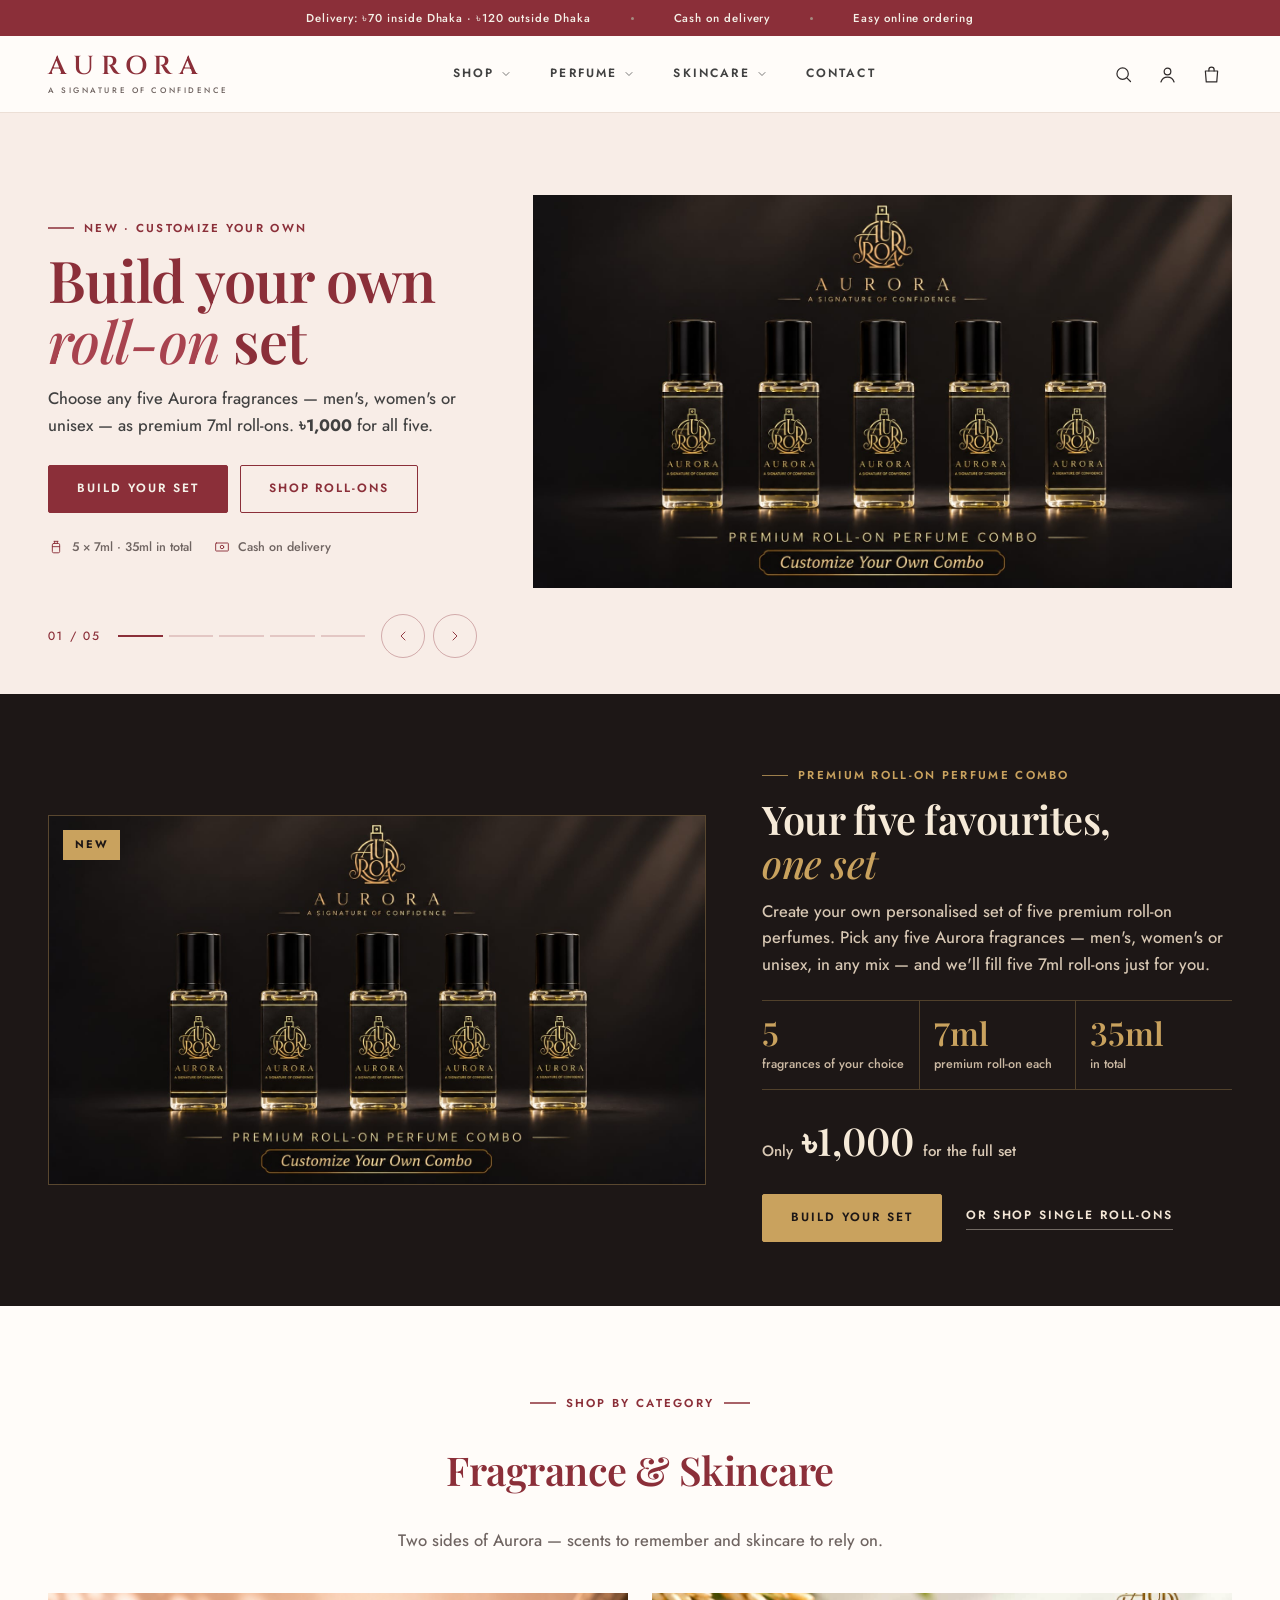
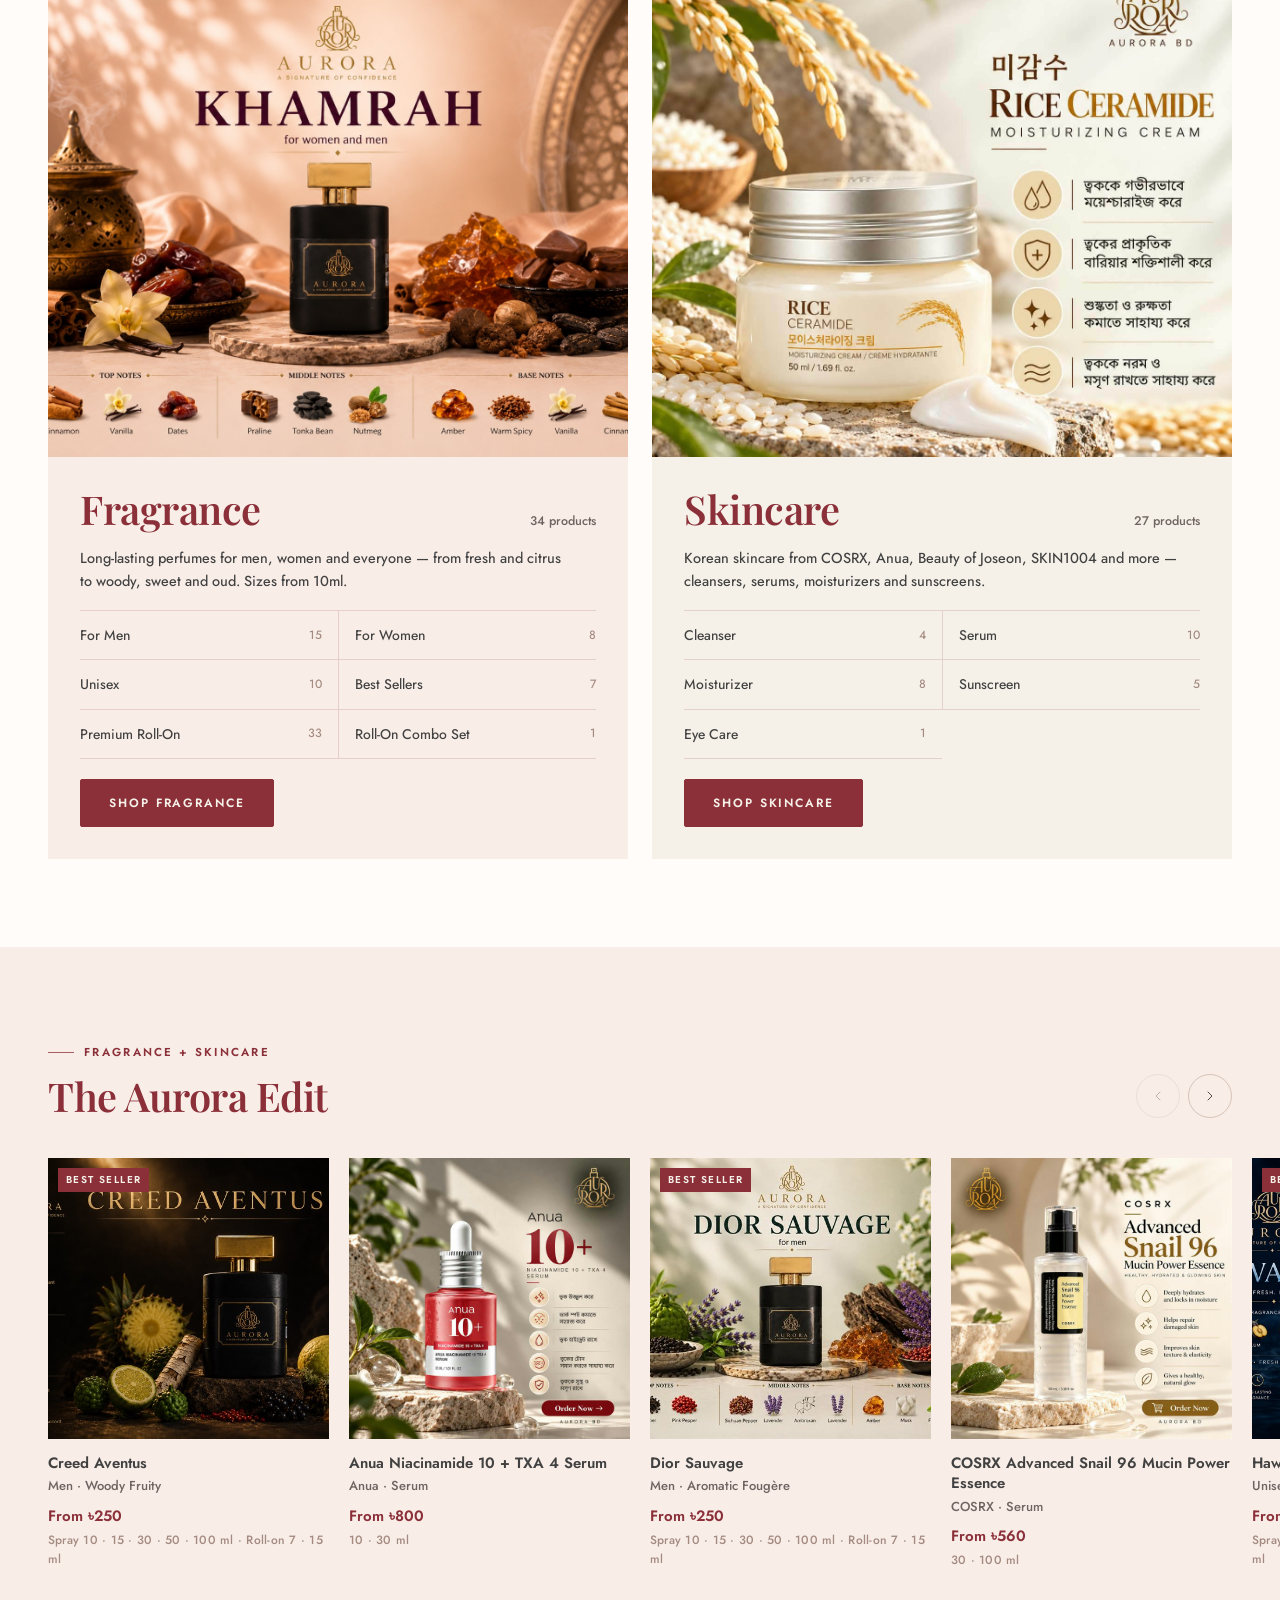
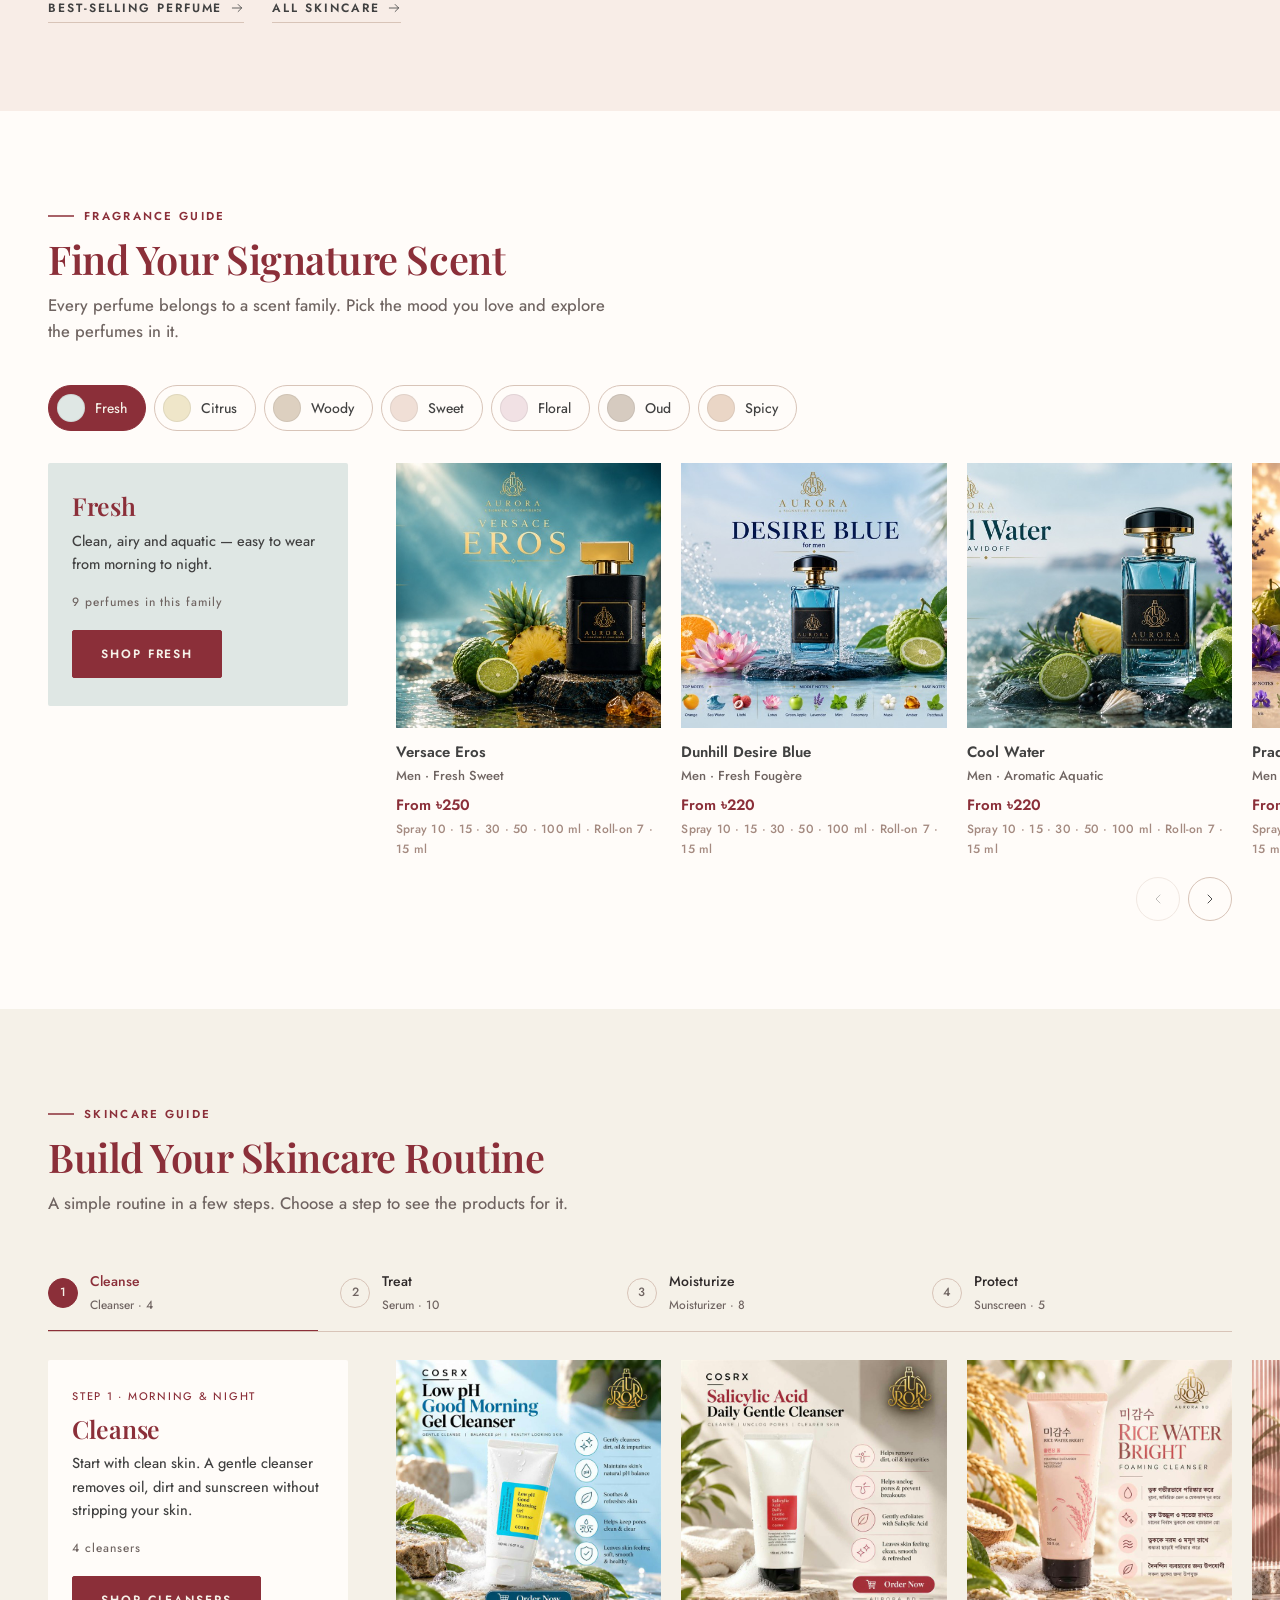
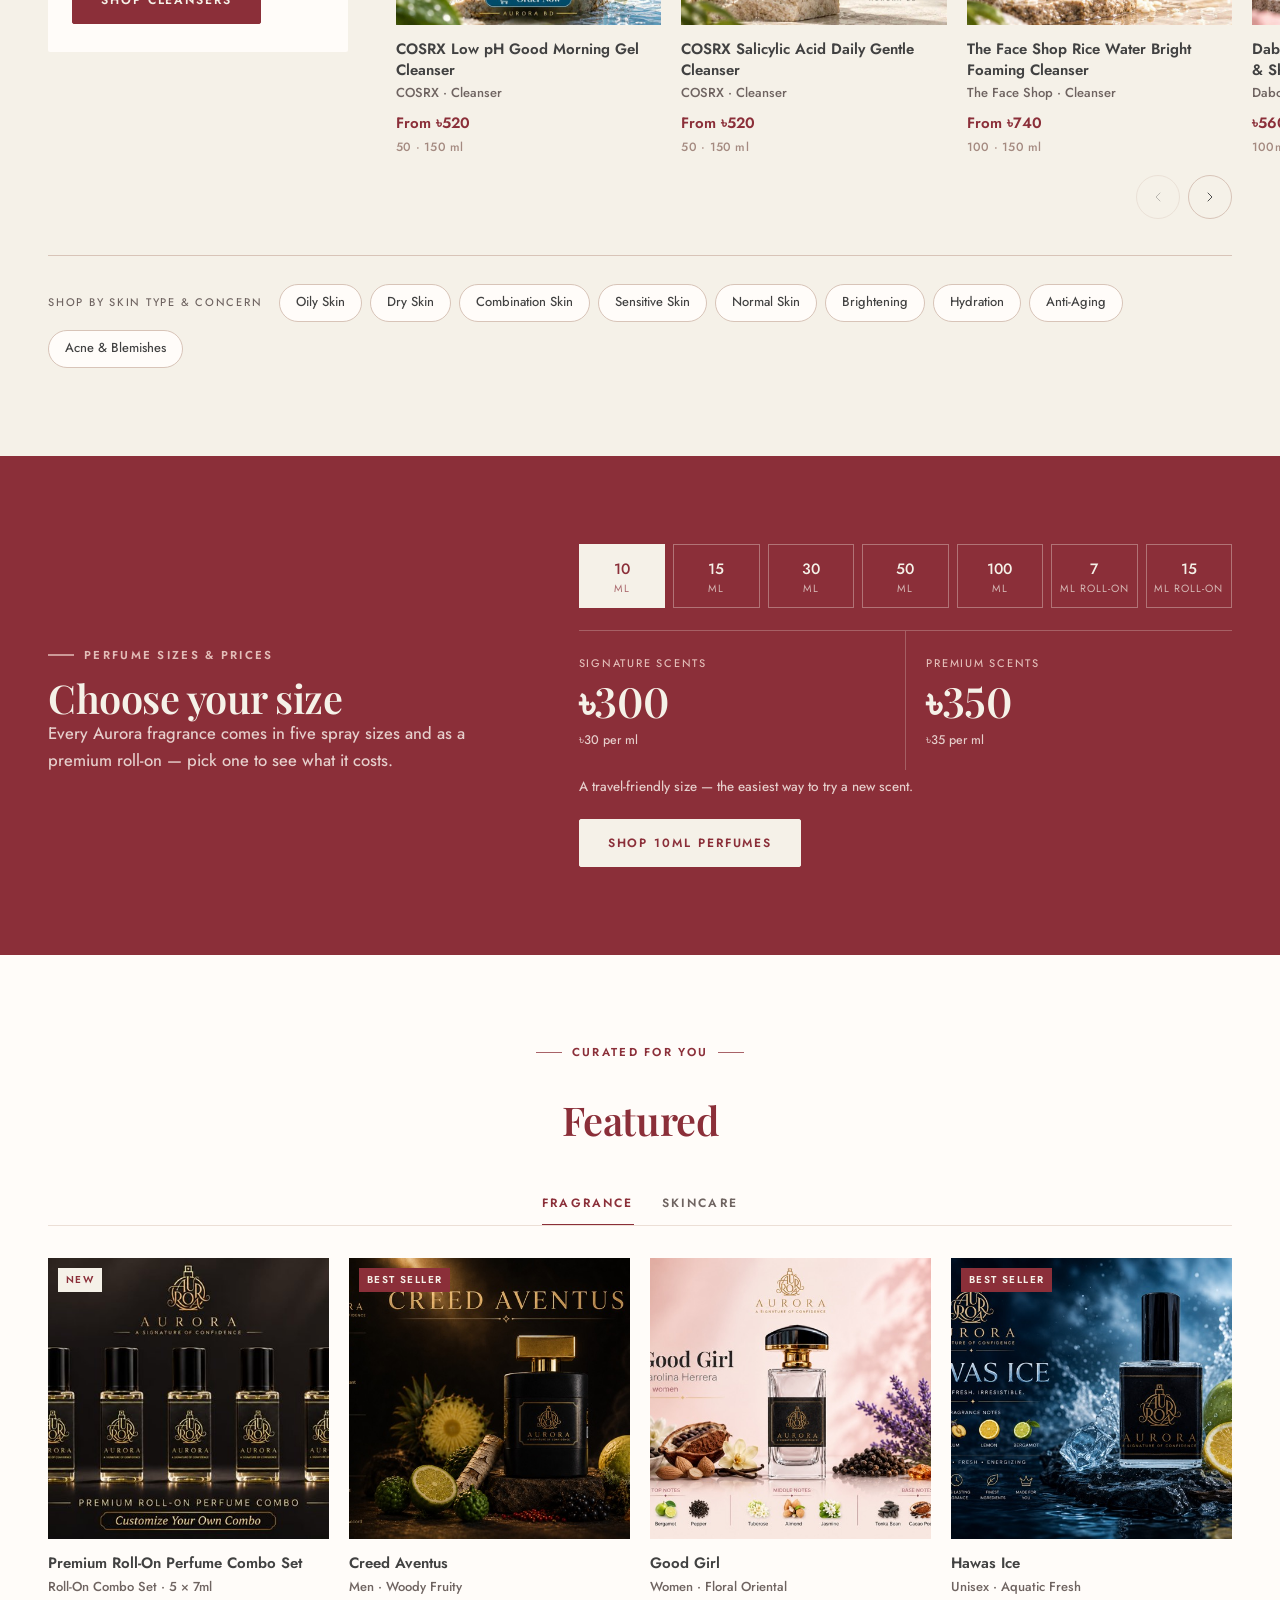
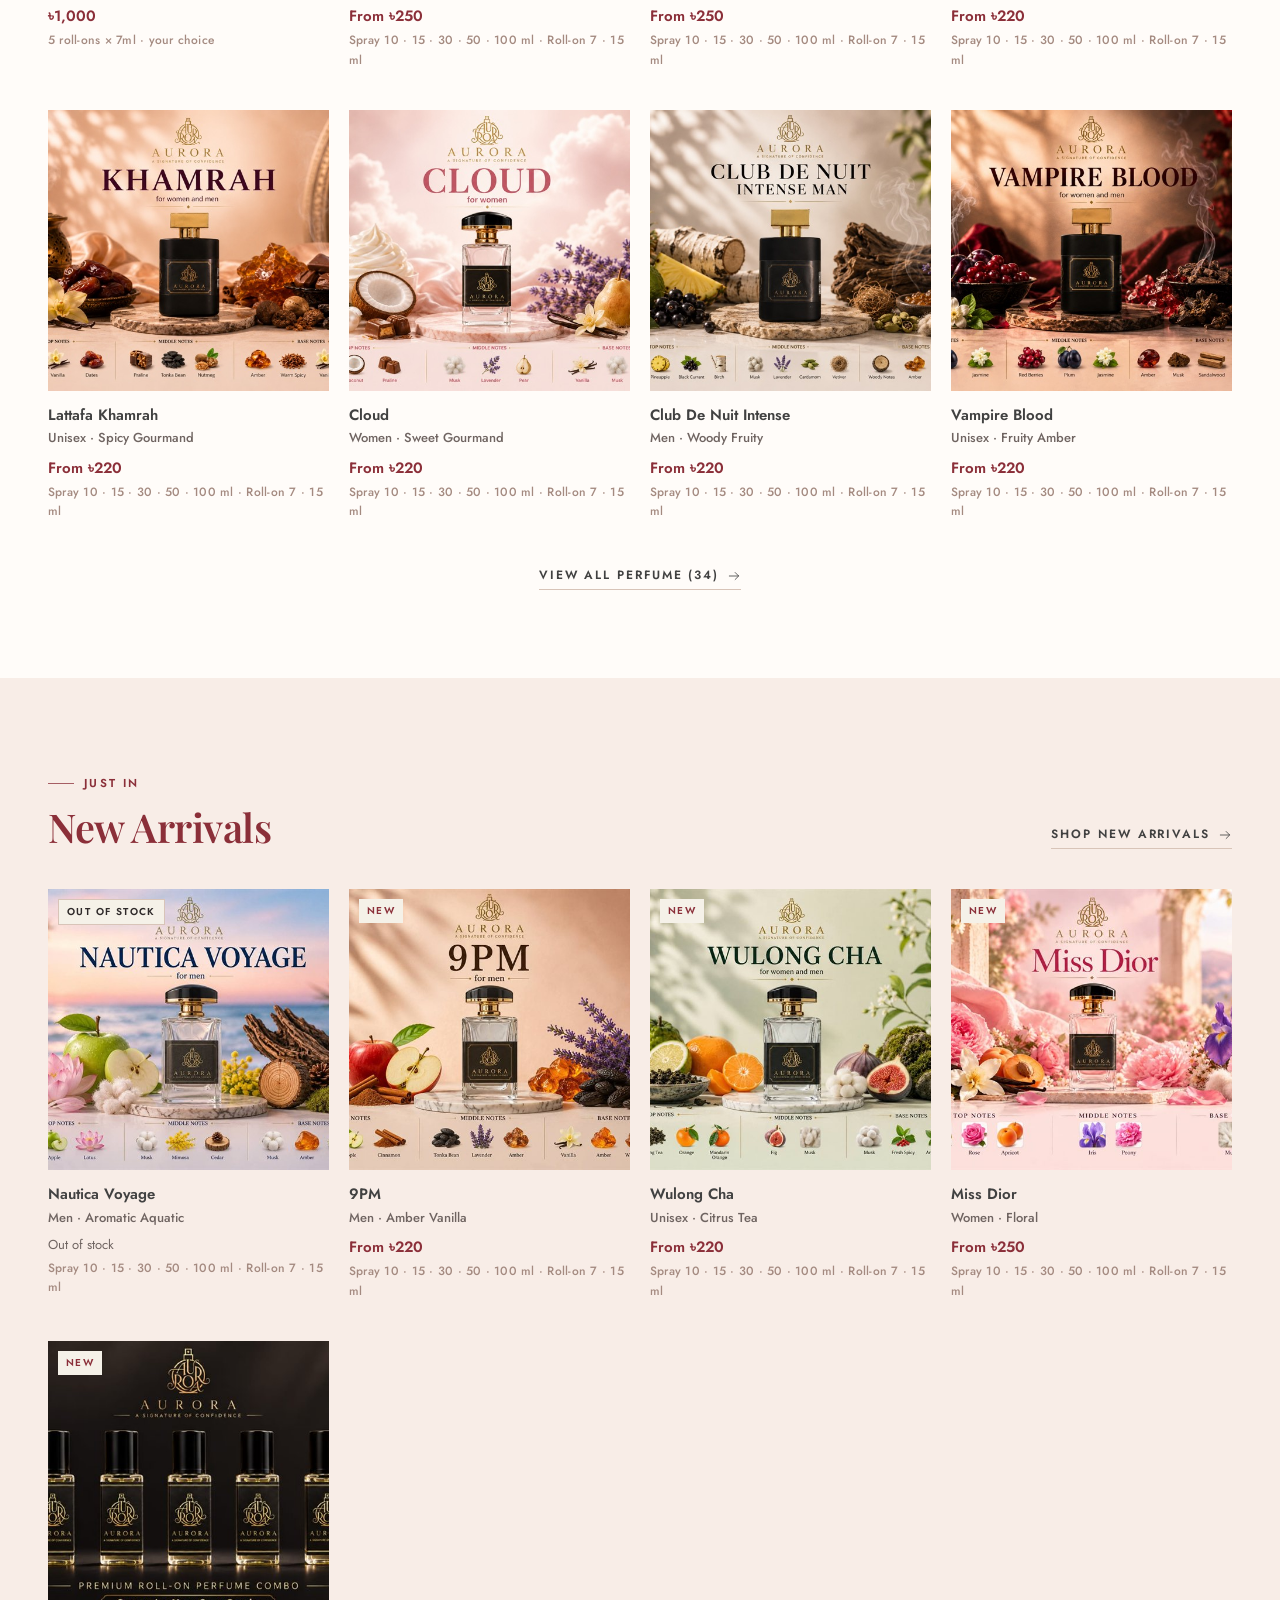
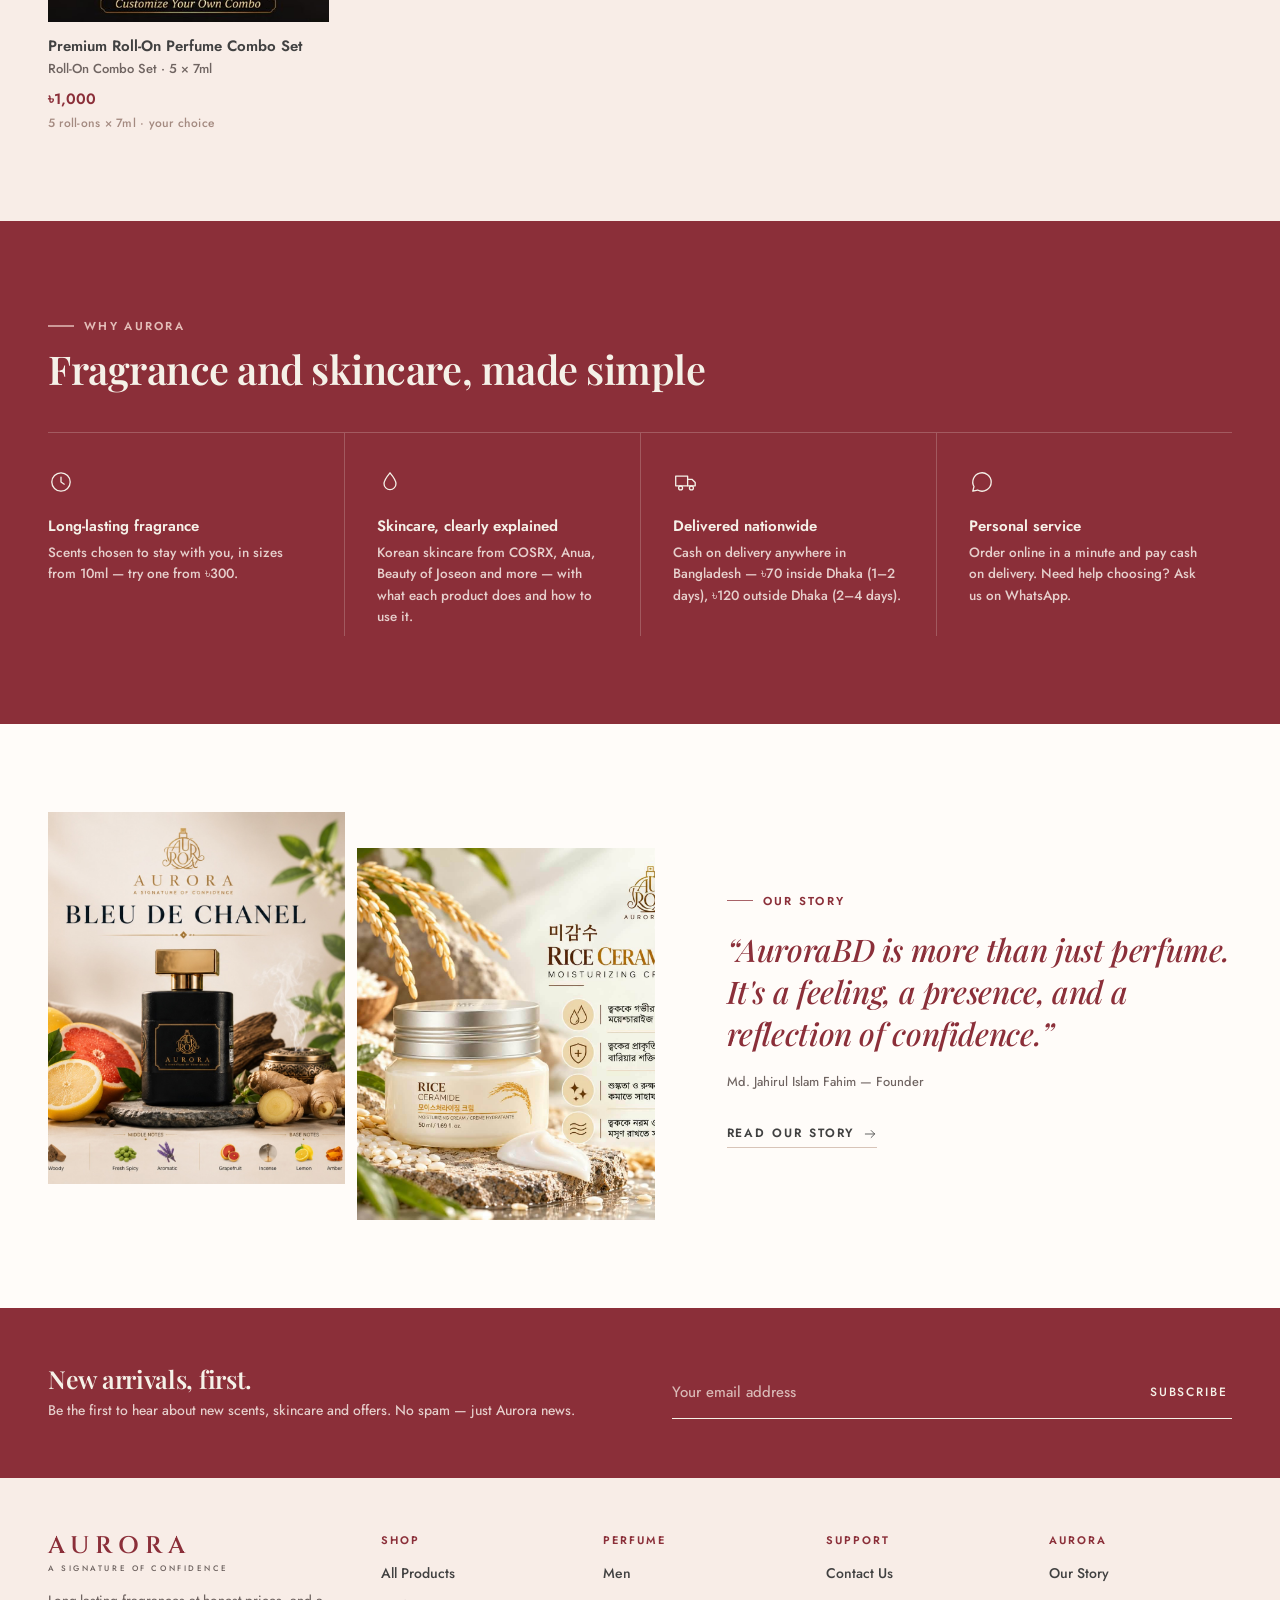
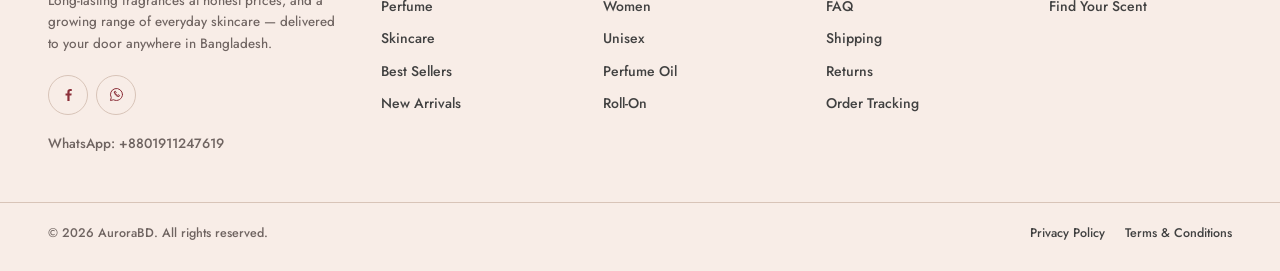
<file: index.html>
<!DOCTYPE html>
<html lang="en">
<head>
  <meta charset="UTF-8">
  <meta name="viewport" content="width=device-width, initial-scale=1.0">
  <title>AuroraBD — Fragrance &amp; Skincare | A Signature of Confidence</title>
  <meta name="description" content="Aurora — long-lasting perfumes for men, women and unisex, and a growing range of skincare. Sizes from 10ml, cash on delivery across Bangladesh — ৳70 inside Dhaka, ৳120 outside Dhaka.">
  <meta property="og:title" content="AuroraBD — A Signature of Confidence">
  <meta property="og:description" content="Long-lasting fragrances and everyday skincare. Cash on delivery across Bangladesh — ৳70 inside Dhaka, ৳120 outside Dhaka.">
  <meta property="og:type" content="website">
  <meta property="og:image" content="images/products/full/creed-aventus.jpg">
  <meta name="theme-color" content="#8b2f39">
  <link rel="icon" type="image/svg+xml" href="images/favicon.svg">
  <link rel="preconnect" href="https://fonts.googleapis.com">
  <link rel="preconnect" href="https://fonts.gstatic.com" crossorigin>
  <link href="https://fonts.googleapis.com/css2?family=Cinzel:wght@500;600&family=Jost:wght@400..700&family=Playfair+Display:ital,wght@0,500..700;1,500..700&display=swap" rel="stylesheet">
  <link rel="stylesheet" href="css/style.css?v=30">
  <link rel="preload" as="image" href="images/products/full/premium-roll-on-combo-set.jpg">
</head>
<body data-page="home">

  <!-- Netlify form definition (hidden — enables newsletter submissions) -->
  <form name="newsletter" data-netlify="true" hidden>
    <input type="email" name="email">
  </form>
  <form name="order" data-netlify="true" netlify-honeypot="bot-field" hidden>
    <input name="bot-field"><input name="order_id"><input name="channel"><input name="delivery_area"><input name="name"><input name="phone">
    <textarea name="address"></textarea><textarea name="note"></textarea><textarea name="items"></textarea>
    <input name="subtotal"><input name="delivery"><input name="total"><input name="payment">
    <input name="preorder"><input name="placed_at">
  </form>

  <div id="site-header"></div>

  <main id="main">

    <!-- ============ HERO — fragrance + skincare on every slide ============ -->
    <section class="hero" aria-roledescription="carousel" aria-label="Aurora highlights">
      <div class="hero-track">

        <div class="hero-slide is-on" aria-roledescription="slide" aria-label="1 of 5">
          <div class="hero-media single">
            <a class="hero-tile" href="product.html?p=premium-roll-on-combo-set"><img src="images/products/full/premium-roll-on-combo-set.jpg" alt="Aurora Premium Roll-On Perfume Combo Set — five roll-on perfumes" width="1600" height="901" fetchpriority="high"><span class="tag"><small>New · Roll-On Combo</small><span>Premium Roll-On Perfume Combo Set</span></span></a>
          </div>
          <div class="hero-copy">
            <span class="eyebrow">New · Customize your own</span>
            <h2 class="h1">Build your own<br><em>roll-on</em> set</h2>
            <p class="lede">Choose any five Aurora fragrances — men's, women's or unisex — as premium 7ml roll-ons. <strong data-combo-price>৳1,000</strong> for all five.</p>
            <div class="hero-ctas">
              <a class="btn" href="product.html?p=premium-roll-on-combo-set">Build your set</a>
              <a class="btn btn-outline" href="shop.html?c=roll-on">Shop roll-ons</a>
            </div>
            <ul class="hero-facts">
              <li><svg class="icon" viewBox="0 0 24 24" aria-hidden="true"><path d="M9 3.5h6M10 3.5v3.2M14 3.5v3.2"/><rect x="6.5" y="6.7" width="11" height="14" rx="2"/><path d="M6.5 11.5h11"/></svg>5 × 7ml · 35ml in total</li>
              <li><svg class="icon" viewBox="0 0 24 24" aria-hidden="true"><rect x="2.5" y="6" width="19" height="12" rx="1"/><circle cx="12" cy="12" r="2.6"/></svg>Cash on delivery</li>
            </ul>
          </div>
        </div>

        <div class="hero-slide" aria-roledescription="slide" aria-label="2 of 5">
          <div class="hero-media">
            <a class="hero-tile" href="product.html?p=creed-aventus"><img src="images/products/full/creed-aventus.jpg" alt="Aurora Creed Aventus perfume" width="1600" height="1066" loading="lazy" style="object-position:62% 50%"><span class="tag"><small>Fragrance</small><span>Creed Aventus</span></span></a>
            <a class="hero-tile" href="product.html?p=anua-niacinamide-10-txa-4-serum"><img src="images/products/full/anua-niacinamide-10-txa-4-serum.jpg" alt="Anua Niacinamide 10 + TXA 4 Serum" width="1254" height="1254" loading="lazy" style="object-position:30% 50%"><span class="tag"><small>Skincare</small><span>Anua Niacinamide 10 + TXA 4 Serum</span></span></a>
          </div>
          <div class="hero-copy">
            <span class="eyebrow">Fragrance &amp; Skincare</span>
            <h1 class="h1">A Signature<br>of <em>Confidence</em></h1>
            <p class="lede">Long-lasting fragrances and Korean skincare essentials — everything you need to look, feel and smell your best.</p>
            <div class="hero-ctas">
              <a class="btn" href="shop.html?c=perfume">Shop Perfume</a>
              <a class="btn btn-outline" href="shop.html?c=skincare">Shop Skincare</a>
            </div>
            <ul class="hero-facts">
              <li><svg class="icon" viewBox="0 0 24 24" aria-hidden="true"><path d="M2.5 6.5h11v9h-11z"/><path d="M13.5 9.5h4l3 3v3h-7"/><circle cx="7" cy="17.5" r="1.8"/><circle cx="17" cy="17.5" r="1.8"/></svg>Delivery ৳70 Dhaka · ৳120 outside</li>
              <li><svg class="icon" viewBox="0 0 24 24" aria-hidden="true"><rect x="2.5" y="6" width="19" height="12" rx="1"/><circle cx="12" cy="12" r="2.6"/></svg>Cash on delivery</li>
            </ul>
          </div>
        </div>

        <div class="hero-slide" aria-roledescription="slide" aria-label="3 of 5">
          <div class="hero-media">
            <a class="hero-tile" href="product.html?p=beauty-of-joseon-relief-sun-rice-probiotics"><img src="images/products/full/beauty-of-joseon-relief-sun-rice-probiotics.jpg" alt="Beauty of Joseon Relief Sun Rice + Probiotics sunscreen" width="1254" height="1254" loading="lazy" style="object-position:62% 50%"><span class="tag"><small>Skincare</small><span>Beauty of Joseon Relief Sun</span></span></a>
            <a class="hero-tile" href="product.html?p=good-girl"><img src="images/products/full/good-girl.jpg" alt="Aurora Good Girl perfume" width="1600" height="1066" loading="lazy" style="object-position:50% 50%"><span class="tag"><small>Fragrance</small><span>Good Girl</span></span></a>
          </div>
          <div class="hero-copy">
            <span class="eyebrow">Your morning ritual</span>
            <h2 class="h1">Protect your skin,<br>wear your <em>scent</em></h2>
            <p class="lede">SPF every morning, then a signature fragrance on your way out — two steps to start the day with confidence.</p>
            <div class="hero-ctas">
              <a class="btn" href="shop.html?c=skincare-sunscreen">Shop Sunscreen</a>
              <a class="btn btn-outline" href="shop.html?c=perfume-women">Women's Perfume</a>
            </div>
          </div>
        </div>

        <div class="hero-slide" aria-roledescription="slide" aria-label="4 of 5">
          <div class="hero-media">
            <a class="hero-tile" href="product.html?p=miss-dior"><img src="images/products/full/miss-dior.jpg" alt="Aurora Miss Dior perfume" width="1280" height="853" loading="lazy" style="object-position:50% 50%"><span class="tag"><small>Fragrance · New</small><span>Miss Dior</span></span></a>
            <a class="hero-tile" href="product.html?p=medicube-txa-niacinamide-15-serum"><img src="images/products/full/medicube-txa-niacinamide-15-serum.jpg" alt="Medicube TXA Niacinamide 15 Serum" width="1254" height="1254" loading="lazy" style="object-position:28% 50%"><span class="tag"><small>Skincare</small><span>Medicube TXA Niacinamide 15 Serum</span></span></a>
          </div>
          <div class="hero-copy">
            <span class="eyebrow">Glow &amp; bloom</span>
            <h2 class="h1">Bright skin,<br>soft <em>florals</em></h2>
            <p class="lede">Brightening serums for an even, glowing complexion — paired with romantic florals like our new Miss Dior.</p>
            <div class="hero-ctas">
              <a class="btn" href="shop.html?c=skincare-serum">Shop Serums</a>
              <a class="btn btn-outline" href="shop.html?c=scent-floral">Floral Scents</a>
            </div>
          </div>
        </div>

        <div class="hero-slide" aria-roledescription="slide" aria-label="5 of 5">
          <div class="hero-media">
            <a class="hero-tile" href="product.html?p=cosrx-low-ph-good-morning-gel-cleanser"><img src="images/products/full/cosrx-low-ph-good-morning-gel-cleanser.jpg" alt="COSRX Low pH Good Morning Gel Cleanser" width="1254" height="1254" loading="lazy" style="object-position:40% 50%"><span class="tag"><small>Skincare</small><span>COSRX Low pH Gel Cleanser</span></span></a>
            <a class="hero-tile" href="product.html?p=hawas-ice"><img src="images/products/full/hawas-ice.jpg" alt="Aurora Hawas Ice perfume" width="1600" height="1066" loading="lazy" style="object-position:62% 50%"><span class="tag"><small>Fragrance · Best Seller</small><span>Hawas Ice</span></span></a>
          </div>
          <div class="hero-copy">
            <span class="eyebrow">Fresh every day</span>
            <h2 class="h1">Clean skin,<br><em>fresh</em> scent</h2>
            <p class="lede">A gentle cleanse and a crisp, aquatic fragrance — the easiest way to feel fresh. Perfumes start from ৳300 for 10ml.</p>
            <div class="hero-ctas">
              <a class="btn" href="shop.html?c=skincare-cleanser">Shop Cleansers</a>
              <a class="btn btn-outline" href="shop.html?c=scent-fresh">Fresh Scents</a>
            </div>
          </div>
        </div>

      </div>
      <div class="hero-controls">
        <span class="hero-count" aria-hidden="true">01 / 05</span>
        <div class="hero-bars" aria-label="Choose slide">
          <button aria-label="Slide 1"></button>
          <button aria-label="Slide 2"></button>
          <button aria-label="Slide 3"></button>
          <button aria-label="Slide 4"></button>
          <button aria-label="Slide 5"></button>
        </div>
        <div class="hero-arrows">
          <button data-hero-prev aria-label="Previous slide"><svg class="icon" viewBox="0 0 24 24" aria-hidden="true"><path d="M15 6l-6 6 6 6"/></svg></button>
          <button data-hero-next aria-label="Next slide"><svg class="icon" viewBox="0 0 24 24" aria-hidden="true"><path d="M9 6l6 6-6 6"/></svg></button>
        </div>
      </div>
    </section>

    <!-- ============ ROLL-ON COMBO SPOTLIGHT ============ -->
    <section class="combo-spot" aria-labelledby="combo-spot-title">
      <div class="container combo-spot-inner">
        <a class="combo-spot-media" href="product.html?p=premium-roll-on-combo-set" data-reveal>
          <img src="images/products/full/premium-roll-on-combo-set.jpg" alt="Five Aurora premium roll-on perfumes" width="1600" height="901" loading="lazy">
          <span class="combo-spot-badge">New</span>
        </a>
        <div class="combo-spot-copy" data-reveal>
          <span class="eyebrow">Premium roll-on perfume combo</span>
          <h2 class="h2" id="combo-spot-title">Your five favourites,<br><em>one set</em></h2>
          <p class="lede">Create your own personalised set of five premium roll-on perfumes. Pick any five Aurora fragrances — men's, women's or unisex, in any mix — and we'll fill five 7ml roll-ons just for you.</p>
          <ul class="combo-spot-facts">
            <li><strong data-combo-count>5</strong><span>fragrances of your choice</span></li>
            <li><strong data-combo-ml>7ml</strong><span>premium roll-on each</span></li>
            <li><strong data-combo-total>35ml</strong><span>in total</span></li>
          </ul>
          <p class="combo-spot-price">Only <strong data-combo-price>৳1,000</strong> <span>for the full set</span></p>
          <div class="combo-spot-ctas">
            <a class="btn btn-light" href="product.html?p=premium-roll-on-combo-set">Build your set</a>
            <a class="link" href="shop.html?c=roll-on">Or shop single roll-ons</a>
          </div>
        </div>
      </div>
    </section>

    <!-- ============ SKINCARE PRE-ORDER (shown only while the offer runs) ============ -->
    <section class="preorder-band" id="preorderBand" hidden aria-labelledby="po-title">
      <div class="container po-inner">
        <div class="po-copy">
          <span class="eyebrow">Skincare pre-order</span>
          <h2 class="h2" id="po-title"></h2>
          <p class="lede" id="poText"></p>
          <div class="po-count" id="poCount" role="timer" aria-label="Time left to pre-order"></div>
          <div class="po-ctas">
            <a class="btn btn-light" href="shop.html?c=preorder">Pre-order skincare</a>
            <a class="link" data-wa="Hello AuroraBD! I would like to pre-order skincare." href="#">Pre-order on WhatsApp</a>
          </div>
        </div>
        <div class="po-products" id="poProducts"></div>
      </div>
    </section>

    <!-- ============ TWO WORLDS ============ -->
    <section class="section" aria-labelledby="worlds-title">
      <div class="container">
        <div class="section-head center">
          <span class="eyebrow">Shop by category</span>
          <h2 class="h2" id="worlds-title">Fragrance &amp; Skincare</h2>
          <p class="lede">Two sides of Aurora — scents to remember and skincare to rely on.</p>
        </div>
        <div class="worlds" id="worlds"></div>
      </div>
    </section>

    <!-- ============ THE AURORA EDIT (fragrance + skincare, alternating) ============ -->
    <section class="section blush" aria-labelledby="edit-title">
      <div class="container slider-wrap">
        <div class="section-head">
          <div>
            <span class="eyebrow">Fragrance + skincare</span>
            <h2 class="h2" id="edit-title">The Aurora Edit</h2>
          </div>
          <div class="slider-nav">
            <button data-prev aria-label="Previous products"><svg class="icon" viewBox="0 0 24 24" aria-hidden="true"><path d="M15 6l-6 6 6 6"/></svg></button>
            <button data-next aria-label="Next products"><svg class="icon" viewBox="0 0 24 24" aria-hidden="true"><path d="M9 6l6 6-6 6"/></svg></button>
          </div>
        </div>
        <div class="slider" id="auroraEdit"></div>
        <p style="margin-top:28px;display:flex;gap:28px;flex-wrap:wrap">
          <a class="link" href="shop.html?c=best-sellers">Best-selling perfume <svg class="icon" viewBox="0 0 24 24" aria-hidden="true"><path d="M4 12h16M14 6l6 6-6 6"/></svg></a>
          <a class="link" href="shop.html?c=skincare">All skincare <svg class="icon" viewBox="0 0 24 24" aria-hidden="true"><path d="M4 12h16M14 6l6 6-6 6"/></svg></a>
        </p>
      </div>
    </section>

    <!-- ============ FIND YOUR SIGNATURE SCENT ============ -->
    <section class="section" id="scents" aria-labelledby="scent-title">
      <div class="container">
        <div class="section-head">
          <div>
            <span class="eyebrow">Fragrance guide</span>
            <h2 class="h2" id="scent-title">Find Your Signature Scent</h2>
            <p class="lede">Every perfume belongs to a scent family. Pick the mood you love and explore the perfumes in it.</p>
          </div>
        </div>
        <div class="finder-chips" id="finderChips" role="tablist" aria-label="Scent families"></div>
        <div class="finder">
          <div class="finder-info" id="finderInfo" aria-live="polite"></div>
          <div class="finder-products slider-wrap">
            <div class="slider" id="finderTrack"></div>
            <div class="slider-nav">
              <button data-prev aria-label="Previous perfumes"><svg class="icon" viewBox="0 0 24 24" aria-hidden="true"><path d="M15 6l-6 6 6 6"/></svg></button>
              <button data-next aria-label="Next perfumes"><svg class="icon" viewBox="0 0 24 24" aria-hidden="true"><path d="M9 6l6 6-6 6"/></svg></button>
            </div>
          </div>
        </div>
      </div>
    </section>

    <!-- ============ BUILD YOUR SKINCARE ROUTINE ============ -->
    <section class="section" id="routine" style="background:var(--cream)" aria-labelledby="routine-title">
      <div class="container">
        <div class="section-head">
          <div>
            <span class="eyebrow">Skincare guide</span>
            <h2 class="h2" id="routine-title">Build Your Skincare Routine</h2>
            <p class="lede">A simple routine in a few steps. Choose a step to see the products for it.</p>
          </div>
        </div>
        <div class="routine-steps" id="routineSteps" role="tablist" aria-label="Routine steps"></div>
        <div class="finder">
          <div class="finder-info routine-info" id="routineInfo" aria-live="polite"></div>
          <div class="finder-products slider-wrap">
            <div class="slider" id="routineTrack"></div>
            <div class="slider-nav">
              <button data-prev aria-label="Previous products"><svg class="icon" viewBox="0 0 24 24" aria-hidden="true"><path d="M15 6l-6 6 6 6"/></svg></button>
              <button data-next aria-label="Next products"><svg class="icon" viewBox="0 0 24 24" aria-hidden="true"><path d="M9 6l6 6-6 6"/></svg></button>
            </div>
          </div>
        </div>
        <div class="skin-chips" id="skinChips" hidden><span class="lbl">Shop by skin type &amp; concern</span></div>
      </div>
    </section>

    <!-- ============ SIZE & PRICE PICKER ============ -->
    <section class="section wine" aria-labelledby="size-title">
      <div class="container size-band">
        <div data-reveal>
          <span class="eyebrow">Perfume sizes &amp; prices</span>
          <h2 class="h2" id="size-title">Choose your size</h2>
          <p class="lede">Every Aurora fragrance comes in five spray sizes and as a premium roll-on — pick one to see what it costs.</p>
        </div>
        <div data-reveal>
          <div class="size-picker" id="sizePicker" role="radiogroup" aria-label="Bottle size"></div>
          <div class="size-result" aria-live="polite">
            <div>
              <span class="lbl">Signature scents</span>
              <p class="amt" id="sizeRegular">৳300</p>
              <span class="per" id="sizeRegularPer"></span>
            </div>
            <div id="sizePremiumBox">
              <span class="lbl">Premium scents</span>
              <p class="amt" id="sizePremium">৳350</p>
              <span class="per" id="sizePremiumPer"></span>
            </div>
          </div>
          <p class="size-note" id="sizeNote"></p>
          <a class="btn btn-light" id="sizeCta" href="shop.html?c=perfume&amp;size=10">Shop 10ml perfumes</a>
        </div>
      </div>
    </section>

    <!-- ============ FEATURED (fragrance | skincare) ============ -->
    <section class="section" aria-labelledby="feat-title">
      <div class="container">
        <div class="section-head center">
          <span class="eyebrow">Curated for you</span>
          <h2 class="h2" id="feat-title">Featured</h2>
        </div>
        <div class="tabs" id="featuredTabs" role="tablist" aria-label="Featured products" style="justify-content:center">
          <button class="tab" role="tab" aria-selected="true" aria-controls="featuredGrid" data-coll="perfume">Fragrance</button>
          <button class="tab" role="tab" aria-selected="false" aria-controls="featuredGrid" data-coll="skincare" tabindex="-1">Skincare</button>
        </div>
        <div class="grid cols-4" id="featuredGrid" role="tabpanel" aria-labelledby="feat-title"></div>
        <div class="tab-foot"><a class="link" id="featuredMore" href="shop.html?c=perfume">View all</a></div>
      </div>
    </section>

    <!-- ============ NEW ARRIVALS ============ -->
    <section class="section blush" aria-labelledby="new-title">
      <div class="container">
        <div class="section-head">
          <div>
            <span class="eyebrow">Just in</span>
            <h2 class="h2" id="new-title">New Arrivals</h2>
          </div>
          <a class="link hide-sm" href="shop.html?c=new-arrivals">Shop new arrivals <svg class="icon" viewBox="0 0 24 24" aria-hidden="true"><path d="M4 12h16M14 6l6 6-6 6"/></svg></a>
        </div>
        <div class="grid cols-4" id="newArrivals"></div>
      </div>
    </section>

    <!-- ============ WHY AURORA ============ -->
    <section class="section wine" aria-labelledby="why-title">
      <div class="container">
        <div class="section-head">
          <div>
            <span class="eyebrow">Why Aurora</span>
            <h2 class="h2" id="why-title">Fragrance and skincare, made simple</h2>
          </div>
        </div>
        <div class="why-grid">
          <div class="why-item" data-reveal>
            <svg class="icon" viewBox="0 0 24 24" aria-hidden="true"><circle cx="12" cy="12" r="8.5"/><path d="M12 7.5V12l3 2"/></svg>
            <h3>Long-lasting fragrance</h3>
            <p>Scents chosen to stay with you, in sizes from 10ml — try one from ৳300.</p>
          </div>
          <div class="why-item" data-reveal>
            <svg class="icon" viewBox="0 0 24 24" aria-hidden="true"><path d="M12 3.5c3 3.6 5.5 6.6 5.5 10a5.5 5.5 0 0 1-11 0c0-3.4 2.5-6.4 5.5-10z"/></svg>
            <h3>Skincare, clearly explained</h3>
            <p>Korean skincare from COSRX, Anua, Beauty of Joseon and more — with what each product does and how to use it.</p>
          </div>
          <div class="why-item" data-reveal>
            <svg class="icon" viewBox="0 0 24 24" aria-hidden="true"><path d="M2.5 6.5h11v9h-11z"/><path d="M13.5 9.5h4l3 3v3h-7"/><circle cx="7" cy="17.5" r="1.8"/><circle cx="17" cy="17.5" r="1.8"/></svg>
            <h3>Delivered nationwide</h3>
            <p>Cash on delivery anywhere in Bangladesh — ৳70 inside Dhaka (1–2 days), ৳120 outside Dhaka (2–4 days).</p>
          </div>
          <div class="why-item" data-reveal>
            <svg class="icon" viewBox="0 0 24 24" aria-hidden="true"><path d="M20.5 12a8.5 8.5 0 0 1-12.6 7.4L3.5 20.5l1.1-4.3A8.5 8.5 0 1 1 20.5 12z"/></svg>
            <h3>Personal service</h3>
            <p>Order online in a minute and pay cash on delivery. Need help choosing? Ask us on WhatsApp.</p>
          </div>
        </div>
      </div>
    </section>

    <!-- ============ STORY ============ -->
    <section class="section" aria-labelledby="story-title">
      <div class="container story">
        <div class="story-pair" data-reveal>
          <img src="images/products/full/bleu-de-chanel.jpg" alt="Aurora Bleu De Chanel perfume" loading="lazy" width="1600" height="1066" style="object-position:55% 50%">
          <img src="images/products/full/the-face-shop-rice-ceramide-moisturizing-cream.jpg" alt="The Face Shop Rice &amp; Ceramide Moisturizing Cream" loading="lazy" width="1254" height="1254" style="object-position:35% 50%">
        </div>
        <div data-reveal>
          <span class="eyebrow" id="story-title">Our story</span>
          <blockquote>“AuroraBD is more than just perfume. It's a feeling, a presence, and a reflection of confidence.”</blockquote>
          <cite>Md. Jahirul Islam Fahim — Founder</cite>
          <a class="link" href="about.html">Read our story <svg class="icon" viewBox="0 0 24 24" aria-hidden="true"><path d="M4 12h16M14 6l6 6-6 6"/></svg></a>
        </div>
      </div>
    </section>

  </main>

  <div id="site-footer"></div>

  <script src="js/data.js?v=30"></script>
  <script src="js/app.js?v=30"></script>
</body>
</html>
</file>
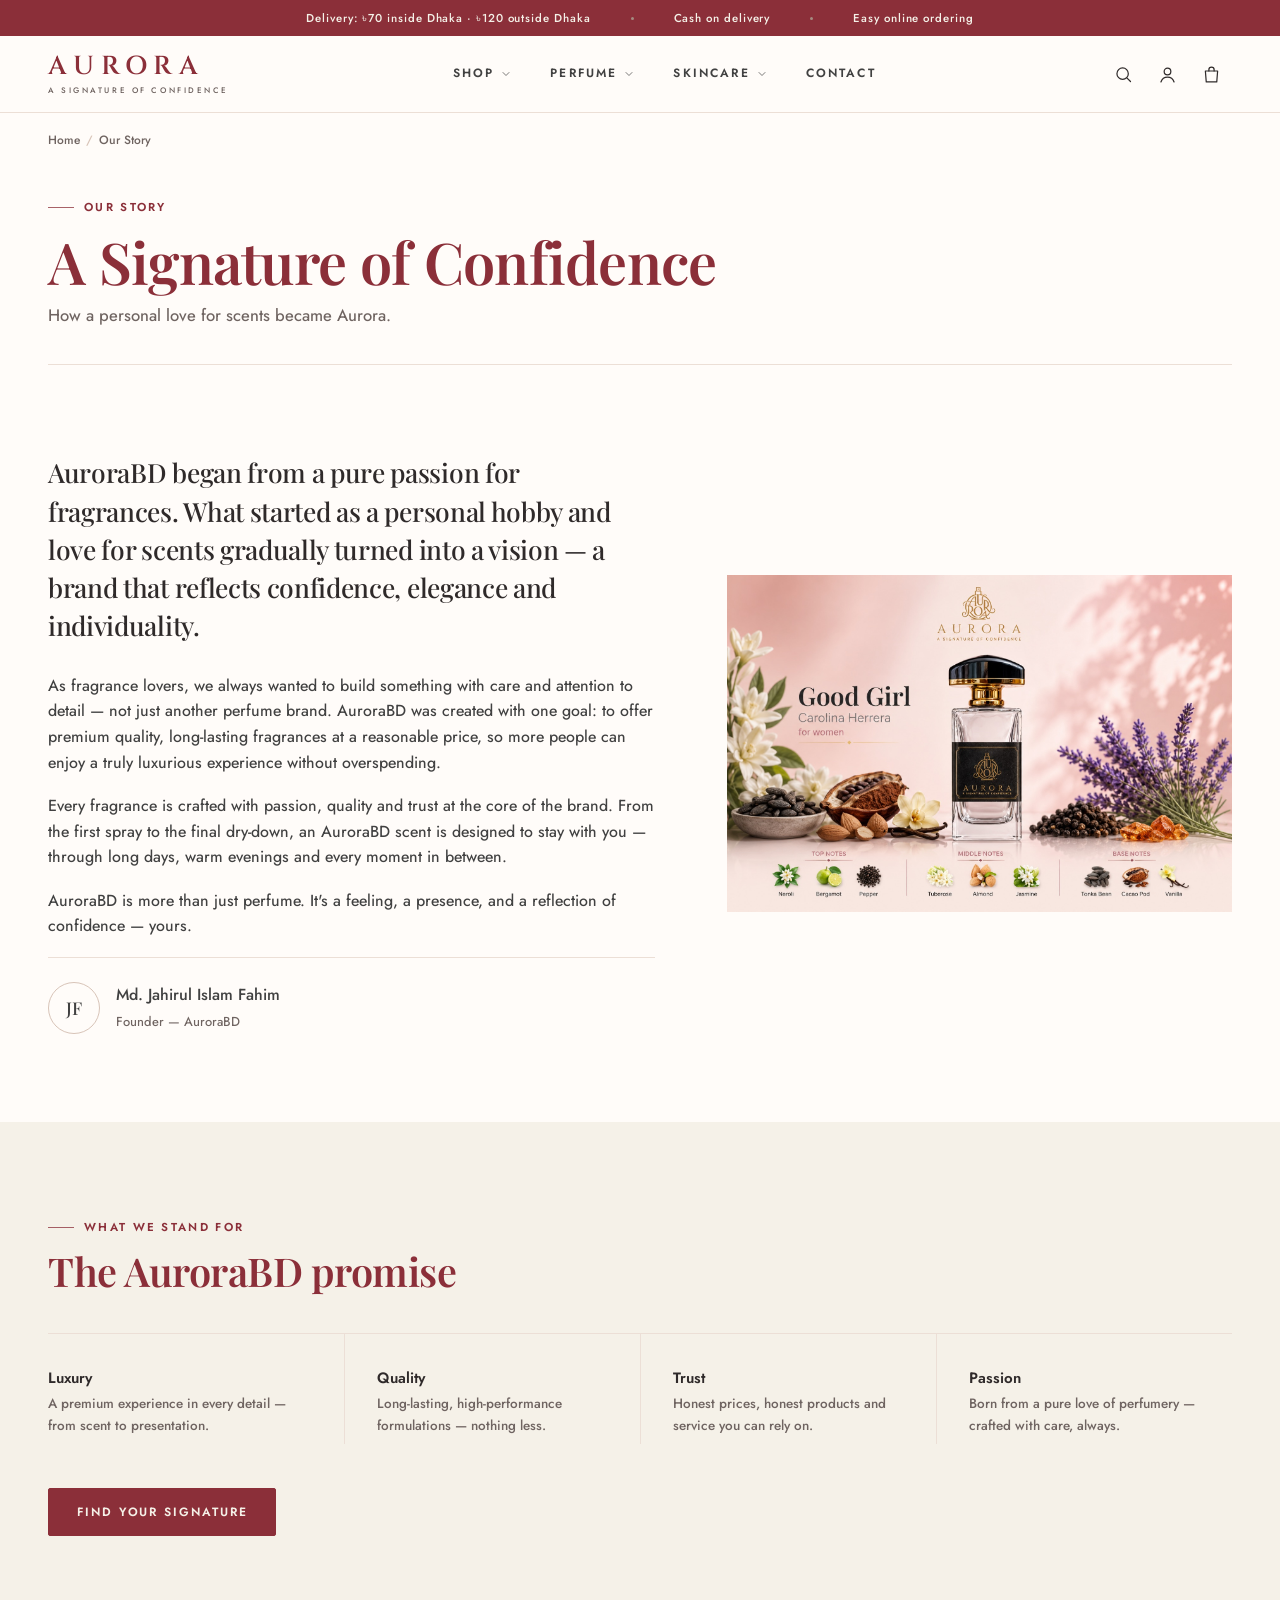
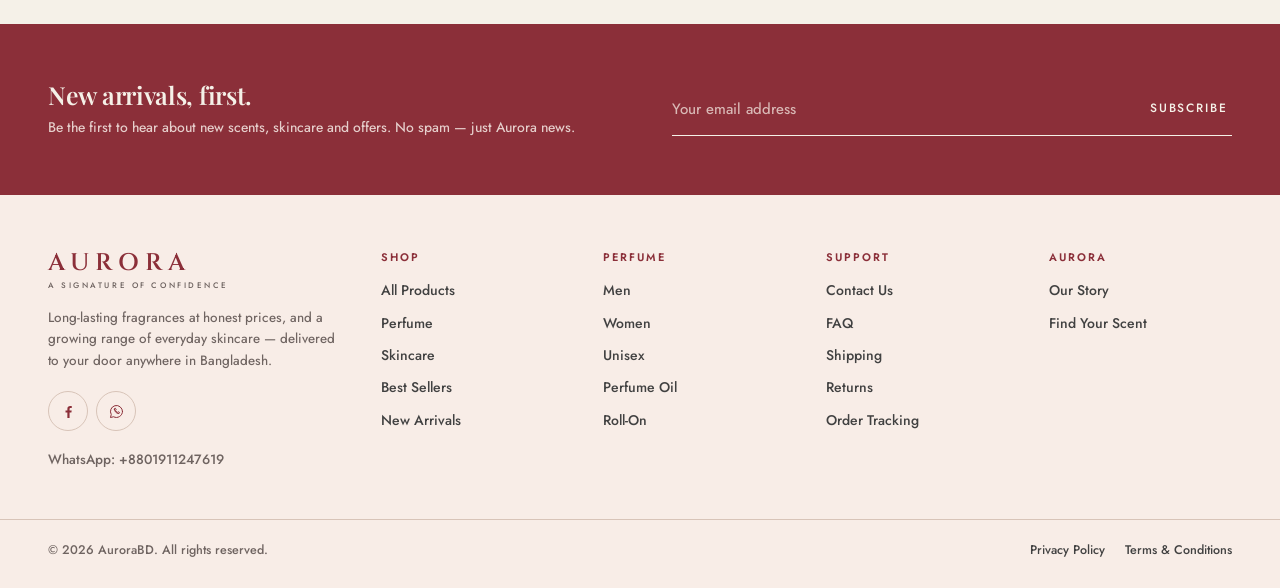
<file: about.html>
<!DOCTYPE html>
<html lang="en">
<head>
  <meta charset="UTF-8">
  <meta name="viewport" content="width=device-width, initial-scale=1.0">
  <title>Our Story — AuroraBD</title>
  <meta name="description" content="AuroraBD began from a pure passion for fragrances — a vision of luxury, confidence and quality at an honest price. Read the story behind the signature.">
  <meta name="theme-color" content="#8b2f39">
  <link rel="icon" type="image/svg+xml" href="images/favicon.svg">
  <link rel="preconnect" href="https://fonts.googleapis.com">
  <link rel="preconnect" href="https://fonts.gstatic.com" crossorigin>
  <link href="https://fonts.googleapis.com/css2?family=Cinzel:wght@500;600&family=Jost:wght@400..700&family=Playfair+Display:ital,wght@0,500..700;1,500..700&display=swap" rel="stylesheet">
  <link rel="stylesheet" href="css/style.css?v=30">
</head>
<body data-page="about">

  <div id="site-header"></div>

  <main id="main">
    <div class="container">
      <nav aria-label="Breadcrumb"><ol class="crumbs"><li><a href="index.html">Home</a></li><li><span aria-current="page">Our Story</span></li></ol></nav>
      <header class="page-head">
        <span class="eyebrow">Our story</span>
        <h1 class="h1">A Signature of Confidence</h1>
        <p class="lede">How a personal love for scents became Aurora.</p>
      </header>
    </div>

    <section class="section">
      <div class="container story">
        <div class="prose-page" data-reveal>
          <p class="lead">AuroraBD began from a pure passion for fragrances. What started as a personal hobby and love for scents gradually turned into a vision — a brand that reflects confidence, elegance and individuality.</p>
          <p>As fragrance lovers, we always wanted to build something with care and attention to detail — not just another perfume brand. AuroraBD was created with one goal: to offer premium quality, long-lasting fragrances at a reasonable price, so more people can enjoy a truly luxurious experience without overspending.</p>
          <p>Every fragrance is crafted with passion, quality and trust at the core of the brand. From the first spray to the final dry-down, an AuroraBD scent is designed to stay with you — through long days, warm evenings and every moment in between.</p>
          <p>AuroraBD is more than just perfume. It's a feeling, a presence, and a reflection of confidence — yours.</p>
          <div class="founder">
            <div class="mark" aria-hidden="true">JF</div>
            <div><strong>Md. Jahirul Islam Fahim</strong><span>Founder — AuroraBD</span></div>
          </div>
        </div>
        <div class="story-media" data-reveal>
          <img src="images/products/full/good-girl.jpg" alt="Aurora Good Girl perfume" loading="lazy" width="1600" height="1066">
        </div>
      </div>
    </section>

    <section class="section cream" aria-labelledby="values-title">
      <div class="container">
        <div class="section-head">
          <div>
            <span class="eyebrow">What we stand for</span>
            <h2 class="h2" id="values-title">The AuroraBD promise</h2>
          </div>
        </div>
        <div class="why-grid">
          <div class="why-item" data-reveal><h3>Luxury</h3><p>A premium experience in every detail — from scent to presentation.</p></div>
          <div class="why-item" data-reveal><h3>Quality</h3><p>Long-lasting, high-performance formulations — nothing less.</p></div>
          <div class="why-item" data-reveal><h3>Trust</h3><p>Honest prices, honest products and service you can rely on.</p></div>
          <div class="why-item" data-reveal><h3>Passion</h3><p>Born from a pure love of perfumery — crafted with care, always.</p></div>
        </div>
        <p style="margin-top:44px"><a class="btn" href="shop.html?c=perfume">Find your signature</a></p>
      </div>
    </section>
  </main>

  <div id="site-footer"></div>

  <script src="js/data.js?v=30"></script>
  <script src="js/app.js?v=30"></script>
</body>
</html>
</file>
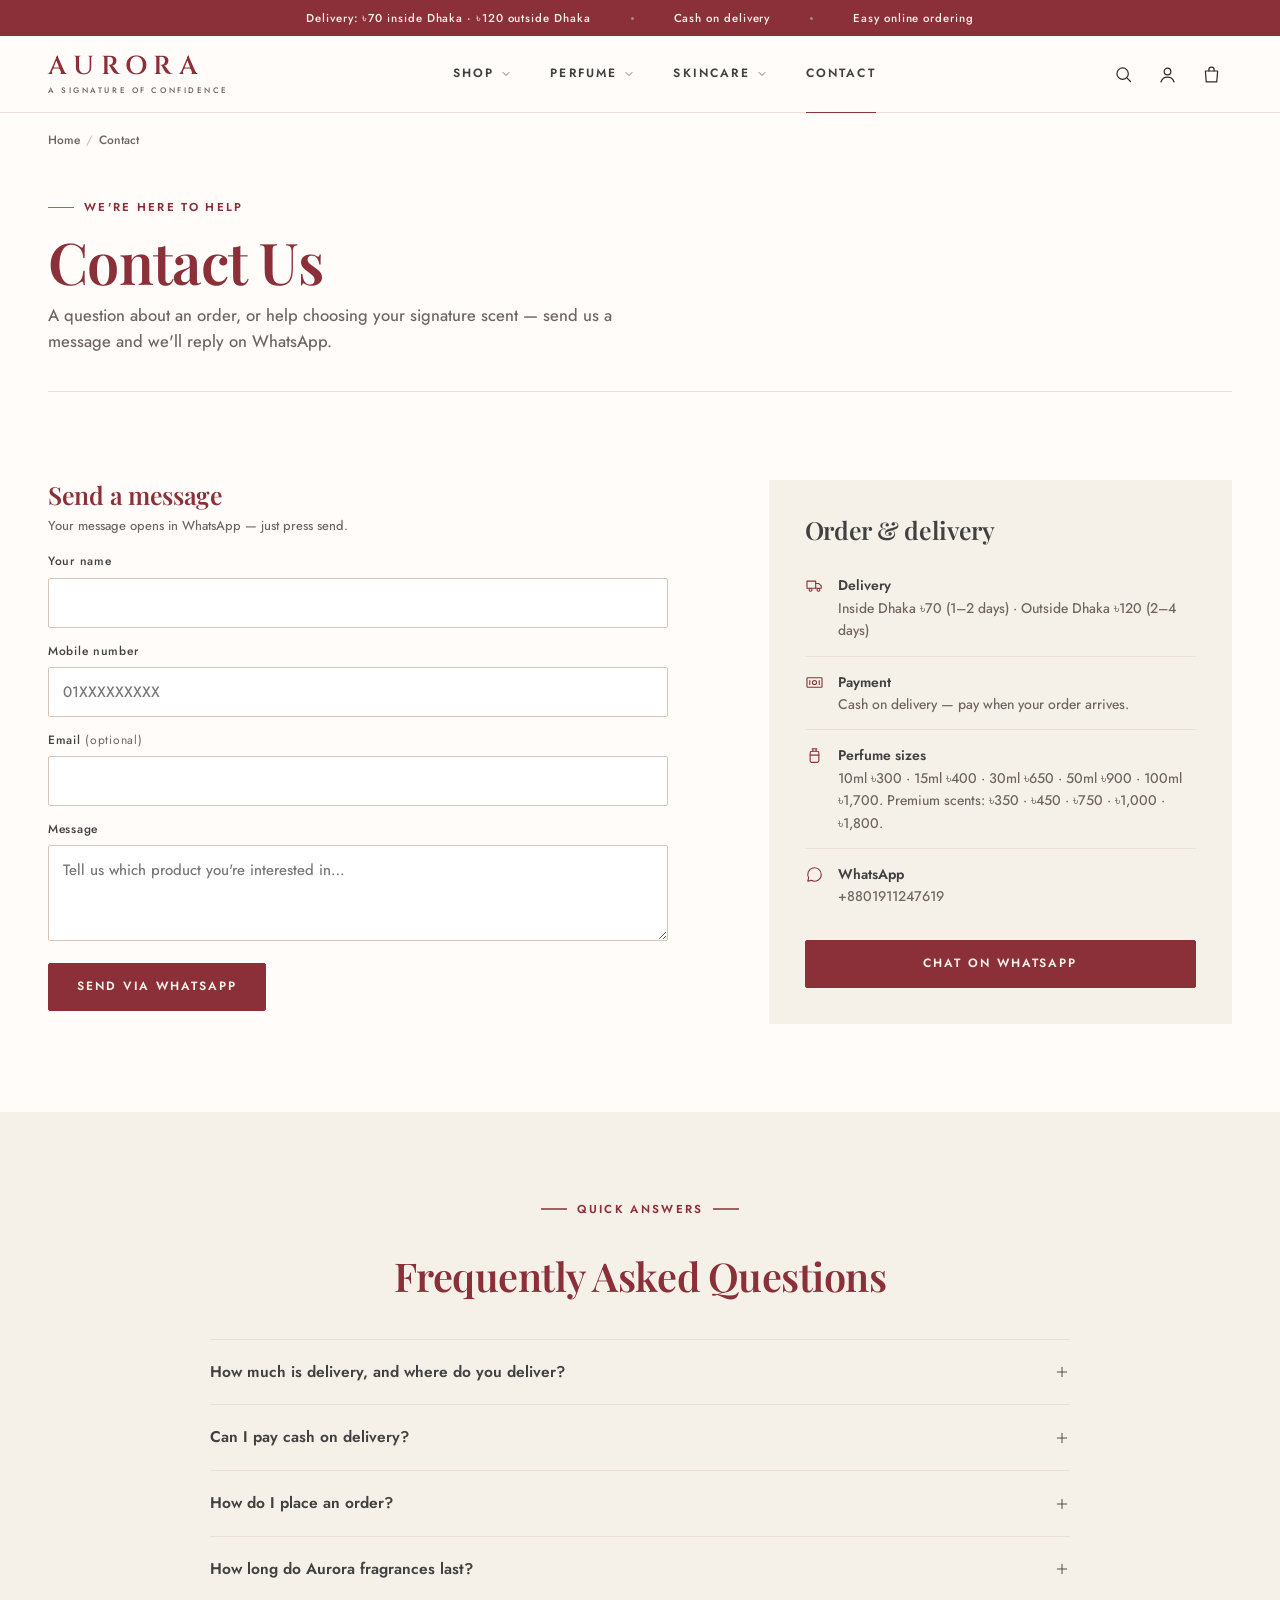
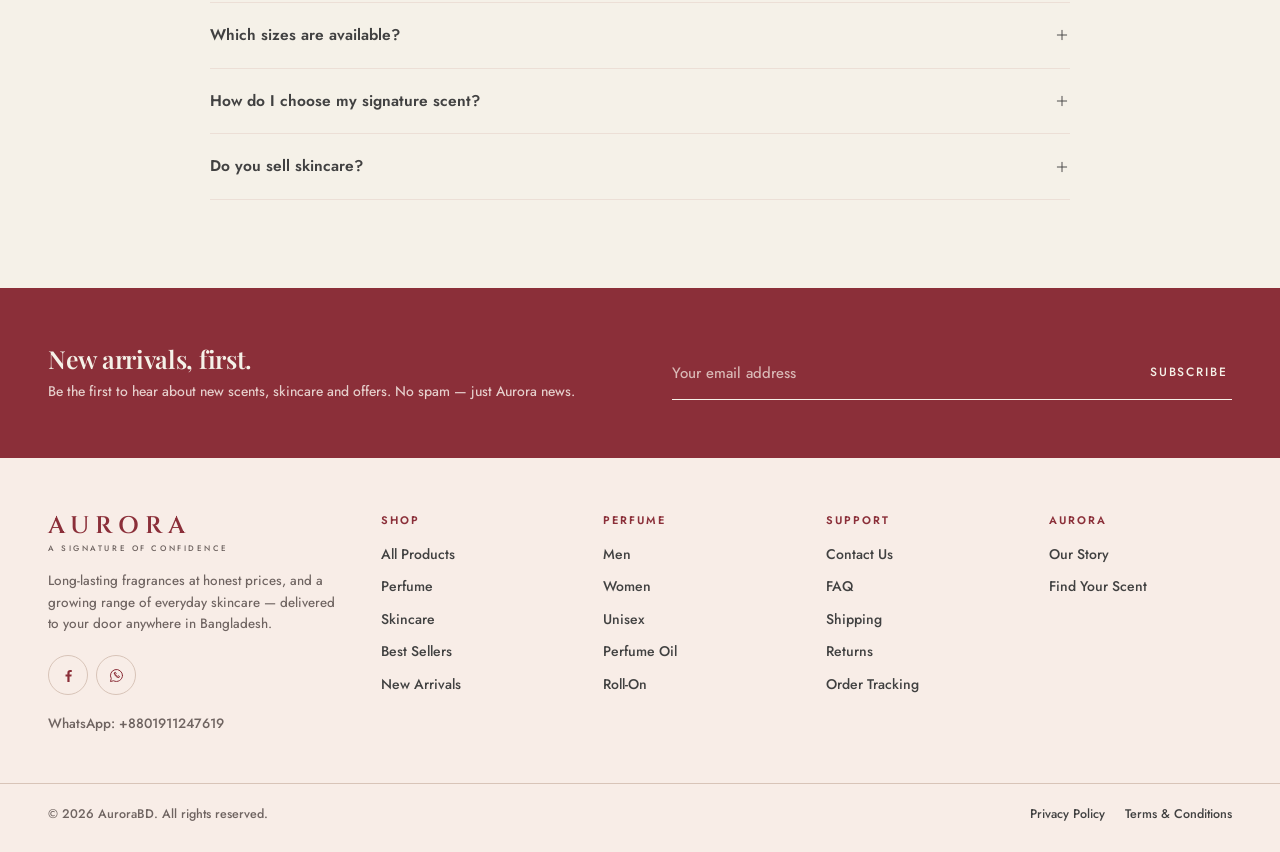
<file: contact.html>
<!DOCTYPE html>
<html lang="en">
<head>
  <meta charset="UTF-8">
  <meta name="viewport" content="width=device-width, initial-scale=1.0">
  <title>Contact Us — AuroraBD</title>
  <meta name="description" content="Questions or orders? Contact AuroraBD on WhatsApp — cash on delivery across Bangladesh: ৳70 inside Dhaka, ৳120 outside Dhaka.">
  <meta name="theme-color" content="#8b2f39">
  <link rel="icon" type="image/svg+xml" href="images/favicon.svg">
  <link rel="preconnect" href="https://fonts.googleapis.com">
  <link rel="preconnect" href="https://fonts.gstatic.com" crossorigin>
  <link href="https://fonts.googleapis.com/css2?family=Cinzel:wght@500;600&family=Jost:wght@400..700&family=Playfair+Display:ital,wght@0,500..700;1,500..700&display=swap" rel="stylesheet">
  <link rel="stylesheet" href="css/style.css?v=30">
</head>
<body data-page="contact">

  <div id="site-header"></div>

  <main id="main">
    <div class="container">
      <nav aria-label="Breadcrumb"><ol class="crumbs"><li><a href="index.html">Home</a></li><li><span aria-current="page">Contact</span></li></ol></nav>
      <header class="page-head">
        <span class="eyebrow">We're here to help</span>
        <h1 class="h1">Contact Us</h1>
        <p class="lede">A question about an order, or help choosing your signature scent — send us a message and we'll reply on WhatsApp.</p>
      </header>
    </div>

    <section class="section">
      <div class="container two-col">
        <div>
          <h2 class="h3" style="margin-bottom:6px">Send a message</h2>
          <p class="muted small">Your message opens in WhatsApp — just press send.</p>
          <form id="contactForm" class="form-grid" style="max-width:620px">
            <div class="field">
              <label for="c-name">Your name</label>
              <input id="c-name" name="name" required autocomplete="name">
            </div>
            <div class="field">
              <label for="c-phone">Mobile number</label>
              <input id="c-phone" name="phone" type="tel" inputmode="tel" required autocomplete="tel" placeholder="01XXXXXXXXX">
            </div>
            <div class="field">
              <label for="c-email">Email <span>(optional)</span></label>
              <input id="c-email" name="email" type="email" autocomplete="email">
            </div>
            <div class="field">
              <label for="c-msg">Message</label>
              <textarea id="c-msg" name="message" required placeholder="Tell us which product you're interested in…"></textarea>
            </div>
            <div><button class="btn" type="submit">Send via WhatsApp</button></div>
          </form>
        </div>

        <aside class="panel">
          <h2>Order &amp; delivery</h2>
          <ul class="info-list">
            <li><svg class="icon" viewBox="0 0 24 24" aria-hidden="true"><path d="M2.5 6.5h11v9h-11z"/><path d="M13.5 9.5h4l3 3v3h-7"/><circle cx="7" cy="17.5" r="1.8"/><circle cx="17" cy="17.5" r="1.8"/></svg><div><strong>Delivery</strong><span data-delivery-summary>Inside Dhaka ৳70 (1–2 days) · Outside Dhaka ৳120 (2–4 days)</span></div></li>
            <li><svg class="icon" viewBox="0 0 24 24" aria-hidden="true"><rect x="2.5" y="6" width="19" height="12" rx="1"/><circle cx="12" cy="12" r="2.6"/><path d="M6 9.5v5M18 9.5v5"/></svg><div><strong>Payment</strong><span>Cash on delivery — pay when your order arrives.</span></div></li>
            <li><svg class="icon" viewBox="0 0 24 24" aria-hidden="true"><path d="M9 3.5h6M10 3.5v3.2M14 3.5v3.2"/><rect x="6.5" y="6.7" width="11" height="14" rx="2"/><path d="M6.5 11.5h11"/></svg><div><strong>Perfume sizes</strong><span>10ml ৳300 · 15ml ৳400 · 30ml ৳650 · 50ml ৳900 · 100ml ৳1,700. Premium scents: ৳350 · ৳450 · ৳750 · ৳1,000 · ৳1,800.</span></div></li>
            <li><svg class="icon" viewBox="0 0 24 24" aria-hidden="true"><path d="M20.5 12a8.5 8.5 0 0 1-12.6 7.4L3.5 20.5l1.1-4.3A8.5 8.5 0 1 1 20.5 12z"/></svg><div><strong>WhatsApp</strong><span data-whatsapp-number>+8801911247619</span></div></li>
          </ul>
          <a class="btn btn-block" style="margin-top:18px" data-wa href="#">Chat on WhatsApp</a>
        </aside>
      </div>
    </section>

    <section class="section cream" id="faq" aria-labelledby="faq-title">
      <div class="container">
        <div class="section-head center">
          <span class="eyebrow">Quick answers</span>
          <h2 class="h2" id="faq-title">Frequently Asked Questions</h2>
        </div>
        <div class="faq">
          <details>
            <summary>How much is delivery, and where do you deliver? <svg class="icon" viewBox="0 0 24 24" aria-hidden="true"><path d="M12 5v14M5 12h14"/></svg></summary>
            <p>We deliver to your door anywhere in Bangladesh, cash on delivery. Inside Dhaka: ৳70, delivered in 1–2 days. Outside Dhaka: ৳120, delivered in 2–4 days. Choose your area at checkout.</p>
          </details>
          <details>
            <summary>Can I pay cash on delivery? <svg class="icon" viewBox="0 0 24 24" aria-hidden="true"><path d="M12 5v14M5 12h14"/></svg></summary>
            <p>Yes. Order online and pay in cash when your order reaches you. We'll call to confirm every order first.</p>
          </details>
          <details>
            <summary>How do I place an order? <svg class="icon" viewBox="0 0 24 24" aria-hidden="true"><path d="M12 5v14M5 12h14"/></svg></summary>
            <p>Add products to your bag, tap Checkout and enter your name, mobile number and address. Then tap Place order — your order is placed right here on the website and you'll see your order number straight away. Pay in cash when it arrives.</p>
          </details>
          <details>
            <summary>How long do Aurora fragrances last? <svg class="icon" viewBox="0 0 24 24" aria-hidden="true"><path d="M12 5v14M5 12h14"/></svg></summary>
            <p>Aurora fragrances are made with premium-grade, long-lasting formulations. Performance varies by scent and skin, but longevity is the promise our brand is built on.</p>
          </details>
          <details>
            <summary>Which sizes are available? <svg class="icon" viewBox="0 0 24 24" aria-hidden="true"><path d="M12 5v14M5 12h14"/></svg></summary>
            <p>Every fragrance comes in 10ml (৳300), 15ml (৳400), 30ml (৳650), 50ml (৳900) and 100ml (৳1,700). Premium scents — Creed Aventus, Dior Sauvage, Bleu De Chanel, Versace Eros, Imagination, Marshmallow Blush, Good Girl and Miss Dior — are 10ml (৳350), 15ml (৳450), 30ml (৳750), 50ml (৳1,000) and 100ml (৳1,800). The 10ml is a perfect way to try a new scent.</p>
          </details>
          <details>
            <summary>How do I choose my signature scent? <svg class="icon" viewBox="0 0 24 24" aria-hidden="true"><path d="M12 5v14M5 12h14"/></svg></summary>
            <p>Browse by scent family — fresh, woody, sweet, floral and more — or by For Men, For Women and Unisex, and read the top, heart and base notes on every product page. Still unsure? Message us and we'll recommend one for your taste and occasion.</p>
          </details>
          <details>
            <summary>Do you sell skincare? <svg class="icon" viewBox="0 0 24 24" aria-hidden="true"><path d="M12 5v14M5 12h14"/></svg></summary>
            <p>Yes — cleansers, serums, moisturizers and sunscreens from Korean brands including COSRX, Anua, Beauty of Joseon, Medicube, SKIN1004 and more. Every product page explains what it does, its key ingredients and how to use it. Message us on WhatsApp if you need help choosing.</p>
          </details>
        </div>
      </div>
    </section>
  </main>

  <div id="site-footer"></div>

  <script src="js/data.js?v=30"></script>
  <script src="js/app.js?v=30"></script>
</body>
</html>
</file>
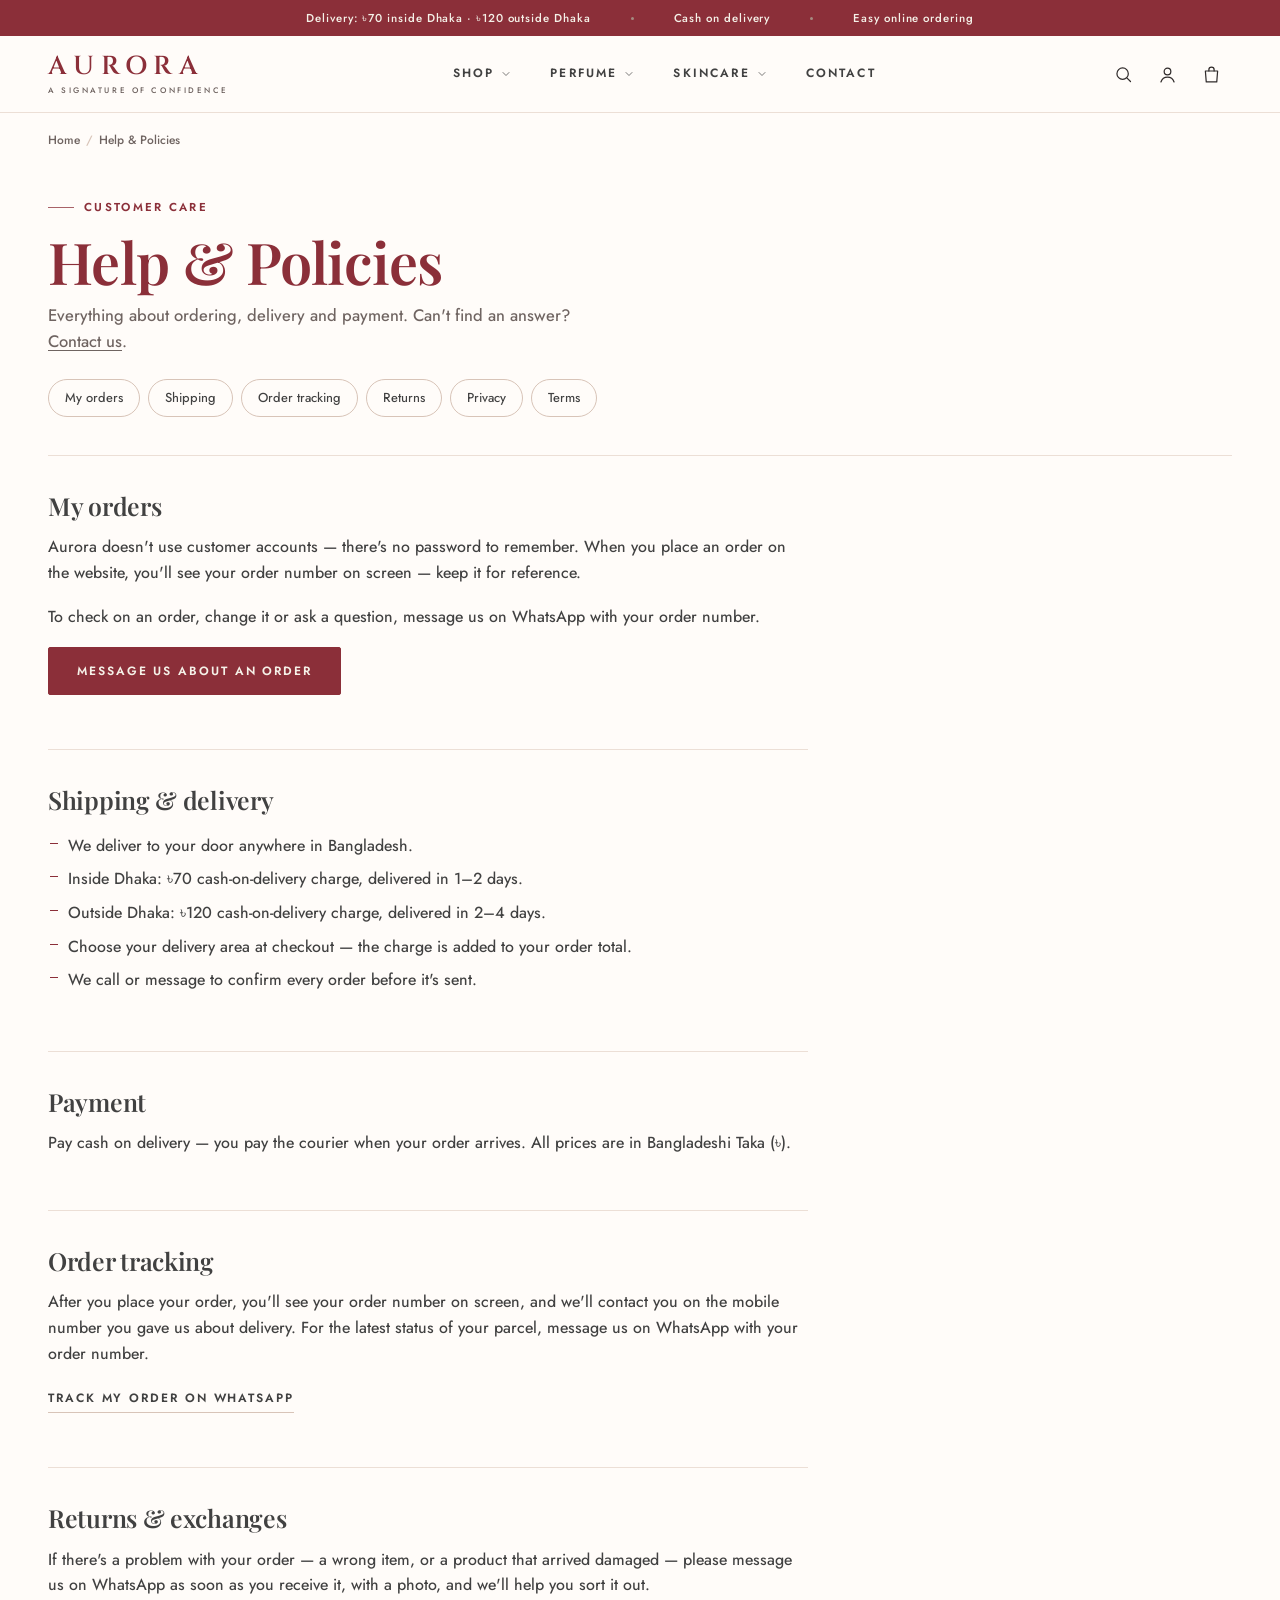
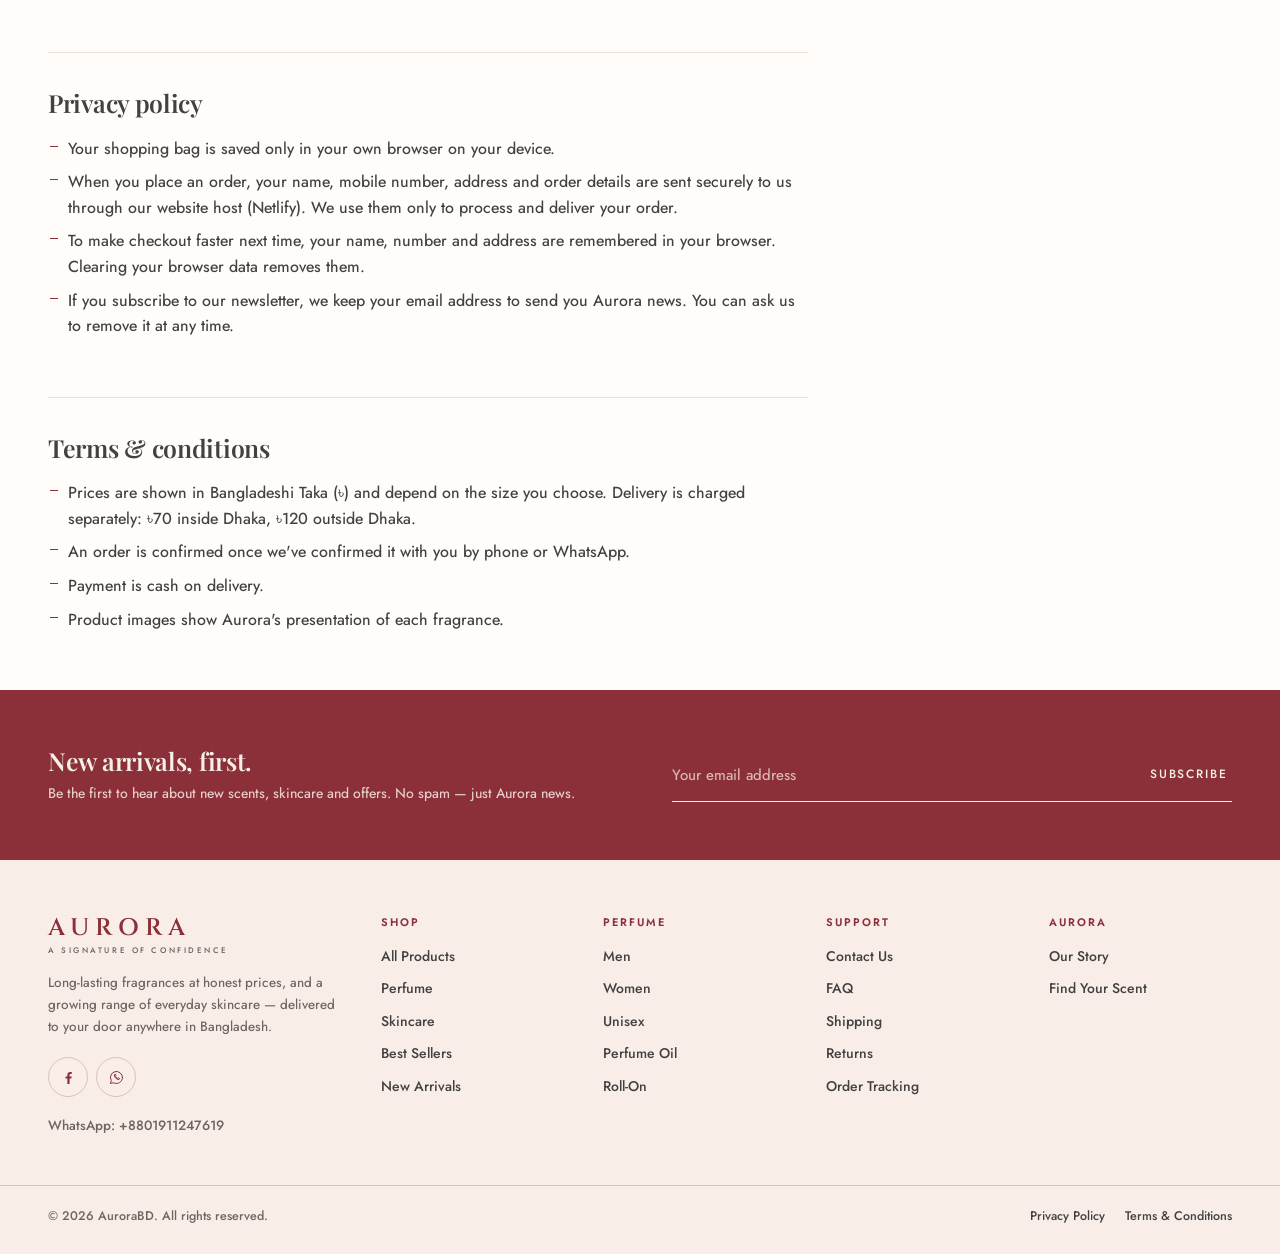
<file: help.html>
<!DOCTYPE html>
<html lang="en">
<head>
  <meta charset="UTF-8">
  <meta name="viewport" content="width=device-width, initial-scale=1.0">
  <title>Help &amp; Policies — AuroraBD</title>
  <meta name="description" content="Delivery, payment, order tracking, returns, privacy and terms for AuroraBD orders in Bangladesh.">
  <meta name="theme-color" content="#8b2f39">
  <link rel="icon" type="image/svg+xml" href="images/favicon.svg">
  <link rel="preconnect" href="https://fonts.googleapis.com">
  <link rel="preconnect" href="https://fonts.gstatic.com" crossorigin>
  <link href="https://fonts.googleapis.com/css2?family=Cinzel:wght@500;600&family=Jost:wght@400..700&family=Playfair+Display:ital,wght@0,500..700;1,500..700&display=swap" rel="stylesheet">
  <link rel="stylesheet" href="css/style.css?v=30">
</head>
<body data-page="help">

  <div id="site-header"></div>

  <main id="main">
    <div class="container">
      <nav aria-label="Breadcrumb"><ol class="crumbs"><li><a href="index.html">Home</a></li><li><span aria-current="page">Help &amp; Policies</span></li></ol></nav>
      <header class="page-head">
        <span class="eyebrow">Customer care</span>
        <h1 class="h1">Help &amp; Policies</h1>
        <p class="lede">Everything about ordering, delivery and payment. Can't find an answer? <a href="contact.html" style="text-decoration:underline;text-underline-offset:3px">Contact us</a>.</p>
        <div class="sub-nav">
          <a class="pill" href="#orders">My orders</a>
          <a class="pill" href="#shipping">Shipping</a>
          <a class="pill" href="#tracking">Order tracking</a>
          <a class="pill" href="#returns">Returns</a>
          <a class="pill" href="#privacy">Privacy</a>
          <a class="pill" href="#terms">Terms</a>
        </div>
      </header>
    </div>

    <div class="container">
      <div class="prose-page">

        <section class="help-section" id="orders">
          <h2>My orders</h2>
          <p>Aurora doesn't use customer accounts — there's no password to remember. When you place an order on the website, you'll see your order number on screen — keep it for reference.</p>
          <p>To check on an order, change it or ask a question, message us on WhatsApp with your order number.</p>
          <p><a class="btn" data-wa="Hello AuroraBD! I'd like to check on my order." href="#">Message us about an order</a></p>
        </section>

        <section class="help-section" id="shipping">
          <h2>Shipping &amp; delivery</h2>
          <ul>
            <li>We deliver to your door anywhere in Bangladesh.</li>
            <li>Inside Dhaka: ৳70 cash-on-delivery charge, delivered in 1–2 days.</li>
            <li>Outside Dhaka: ৳120 cash-on-delivery charge, delivered in 2–4 days.</li>
            <li>Choose your delivery area at checkout — the charge is added to your order total.</li>
            <li>We call or message to confirm every order before it's sent.</li>
          </ul>
        </section>

        <section class="help-section" id="payment">
          <h2>Payment</h2>
          <p>Pay cash on delivery — you pay the courier when your order arrives. All prices are in Bangladeshi Taka (৳).</p>
        </section>

        <section class="help-section" id="tracking">
          <h2>Order tracking</h2>
          <p>After you place your order, you'll see your order number on screen, and we'll contact you on the mobile number you gave us about delivery. For the latest status of your parcel, message us on WhatsApp with your order number.</p>
          <p><a class="link" data-wa="Hello AuroraBD! Where is my order?" href="#">Track my order on WhatsApp</a></p>
        </section>

        <!-- OWNER: Returns, Privacy and Terms below only state what the site does today.
             Please review and add your exact return/exchange policy before relying on them. -->
        <section class="help-section" id="returns">
          <h2>Returns &amp; exchanges</h2>
          <p>If there's a problem with your order — a wrong item, or a product that arrived damaged — please message us on WhatsApp as soon as you receive it, with a photo, and we'll help you sort it out.</p>
        </section>

        <section class="help-section" id="privacy">
          <h2>Privacy policy</h2>
          <ul>
            <li>Your shopping bag is saved only in your own browser on your device.</li>
            <li>When you place an order, your name, mobile number, address and order details are sent securely to us through our website host (Netlify). We use them only to process and deliver your order.</li>
            <li>To make checkout faster next time, your name, number and address are remembered in your browser. Clearing your browser data removes them.</li>
            <li>If you subscribe to our newsletter, we keep your email address to send you Aurora news. You can ask us to remove it at any time.</li>
          </ul>
        </section>

        <section class="help-section" id="terms">
          <h2>Terms &amp; conditions</h2>
          <ul>
            <li>Prices are shown in Bangladeshi Taka (৳) and depend on the size you choose. Delivery is charged separately: ৳70 inside Dhaka, ৳120 outside Dhaka.</li>
            <li>An order is confirmed once we've confirmed it with you by phone or WhatsApp.</li>
            <li>Payment is cash on delivery.</li>
            <li>Product images show Aurora's presentation of each fragrance.</li>
          </ul>
        </section>

      </div>
    </div>
  </main>

  <div id="site-footer"></div>

  <script src="js/data.js?v=30"></script>
  <script src="js/app.js?v=30"></script>
</body>
</html>
</file>
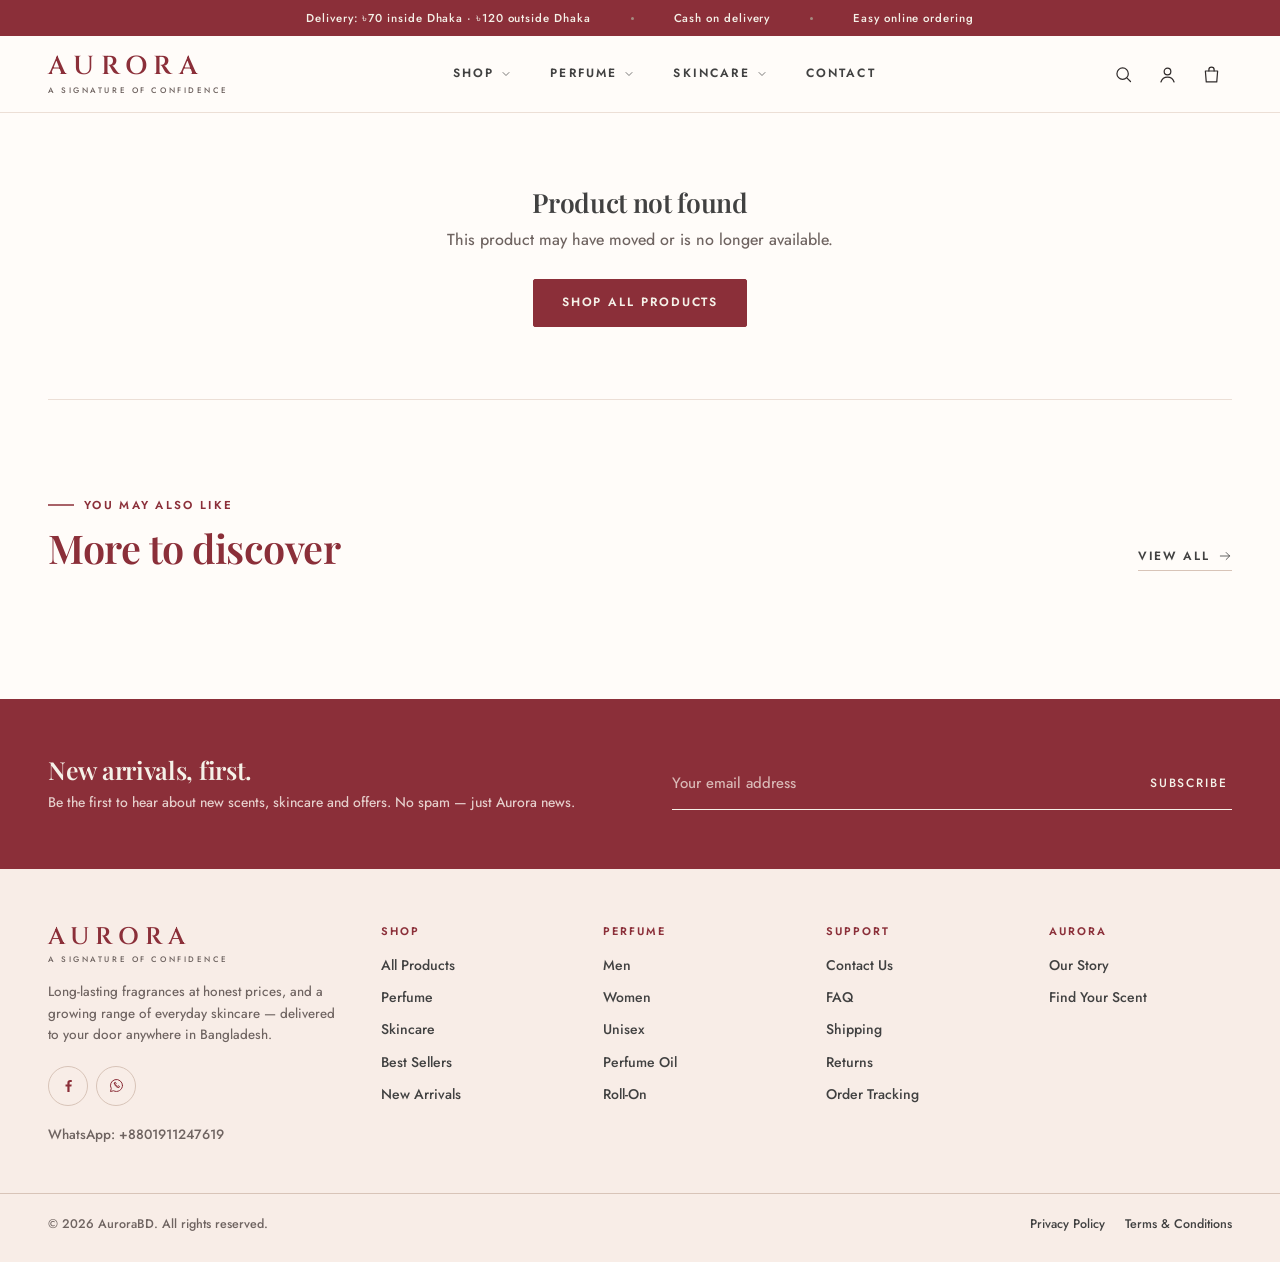
<file: product.html>
<!DOCTYPE html>
<html lang="en">
<head>
  <meta charset="UTF-8">
  <meta name="viewport" content="width=device-width, initial-scale=1.0">
  <title>Product — AuroraBD</title>
  <meta name="description" content="Discover this Aurora product — sizes, notes and details, with cash on delivery across Bangladesh — ৳70 inside Dhaka, ৳120 outside Dhaka.">
  <meta property="og:title" content="AuroraBD">
  <meta property="og:type" content="product">
  <meta property="og:image" content="images/products/full/creed-aventus.jpg">
  <meta name="theme-color" content="#8b2f39">
  <link rel="icon" type="image/svg+xml" href="images/favicon.svg">
  <link rel="preconnect" href="https://fonts.googleapis.com">
  <link rel="preconnect" href="https://fonts.gstatic.com" crossorigin>
  <link href="https://fonts.googleapis.com/css2?family=Cinzel:wght@500;600&family=Jost:wght@400..700&family=Playfair+Display:ital,wght@0,500..700;1,500..700&display=swap" rel="stylesheet">
  <link rel="stylesheet" href="css/style.css?v=30">
</head>
<body data-page="product">

  <div id="site-header"></div>

  <main id="main">
    <div class="container">
      <nav aria-label="Breadcrumb"><ol class="crumbs" id="pdpCrumbs"></ol></nav>
      <div class="pdp" id="pdp"></div>
      <div class="details" id="pdpDetails"></div>
    </div>

    <section class="section" aria-labelledby="rel-title">
      <div class="container">
        <div class="section-head">
          <div>
            <span class="eyebrow">You may also like</span>
            <h2 class="h2" id="rel-title">More to discover</h2>
          </div>
          <a class="link hide-sm" id="relatedMore" href="shop.html">View all <svg class="icon" viewBox="0 0 24 24" aria-hidden="true"><path d="M4 12h16M14 6l6 6-6 6"/></svg></a>
        </div>
        <div class="grid cols-4" id="relatedGrid"></div>
      </div>
    </section>
  </main>

  <!-- Sticky add-to-bag bar (mobile) -->
  <div class="buy-bar" id="buyBar">
    <div class="info"><strong id="barName"></strong><span id="barPrice"></span></div>
    <button class="btn" id="barAdd">Add to bag</button>
  </div>

  <div id="site-footer"></div>

  <script src="js/data.js?v=30"></script>
  <script src="js/app.js?v=30"></script>
</body>
</html>
</file>
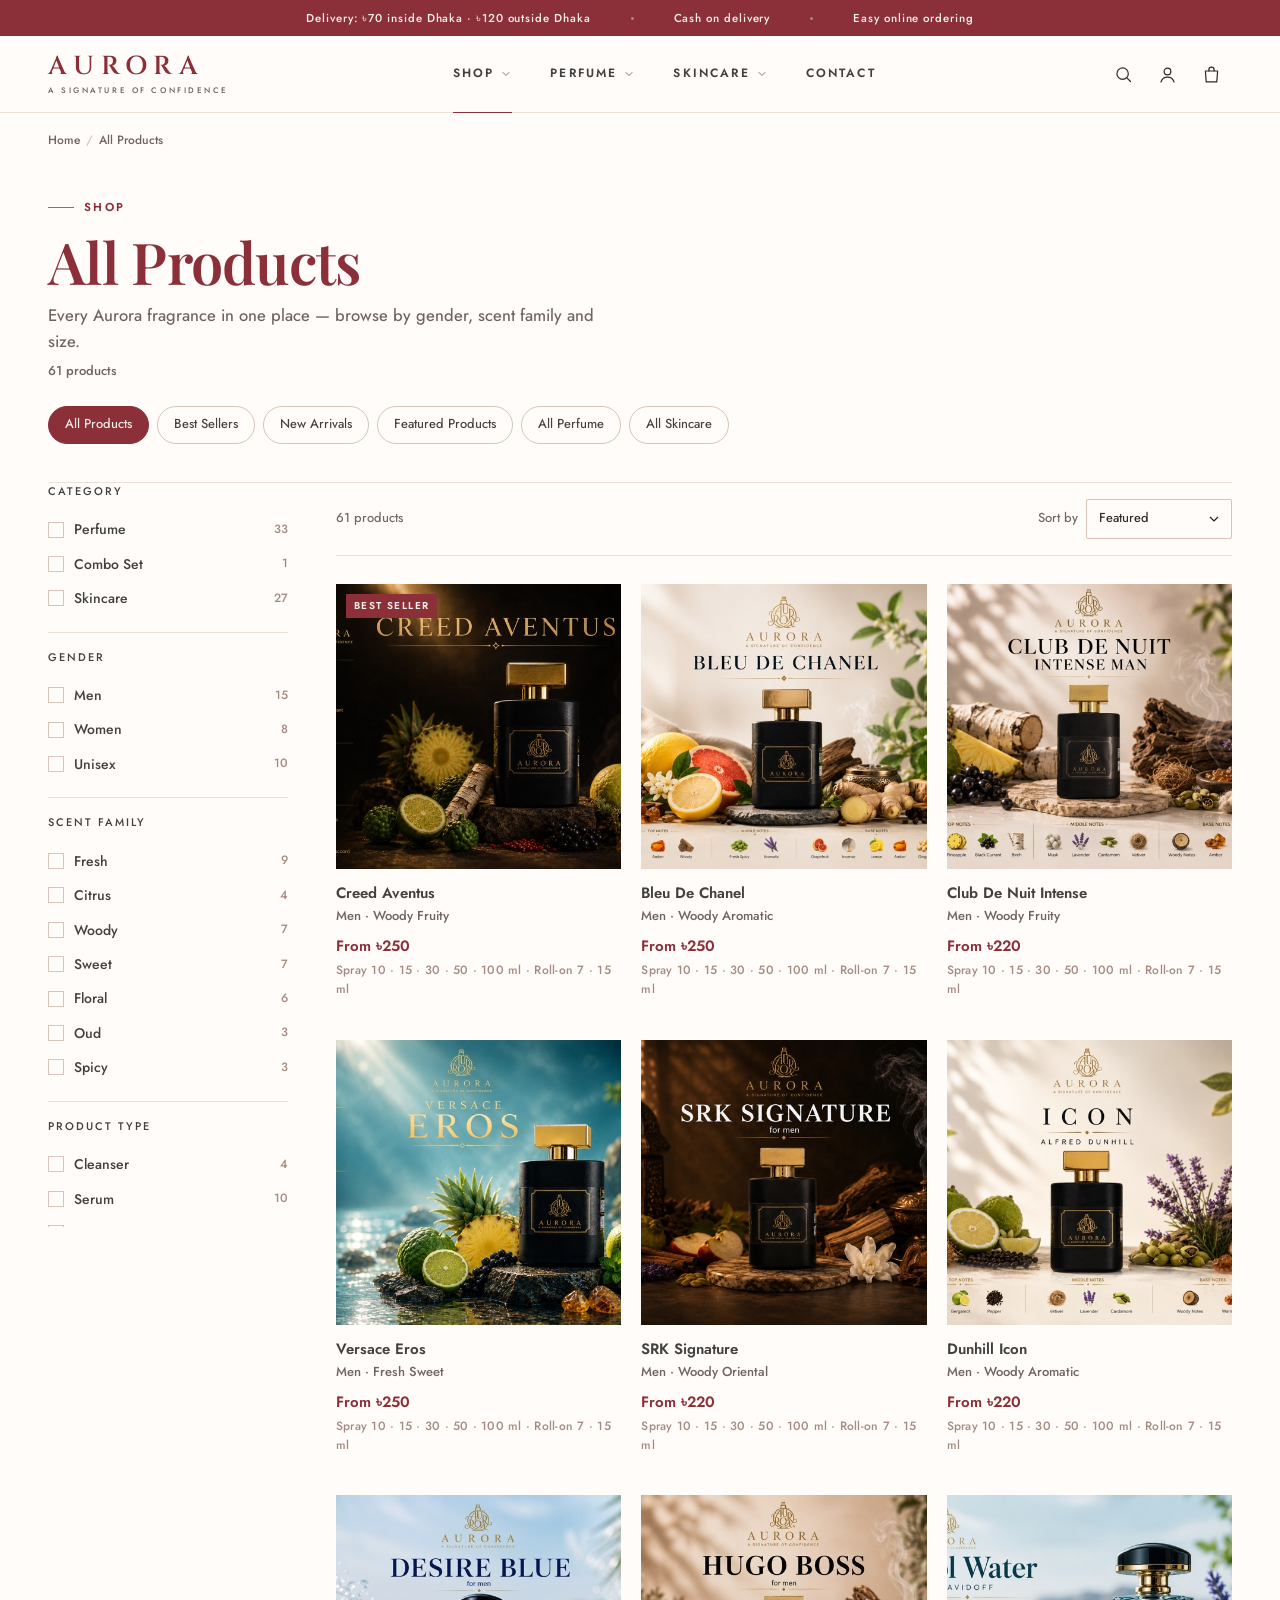
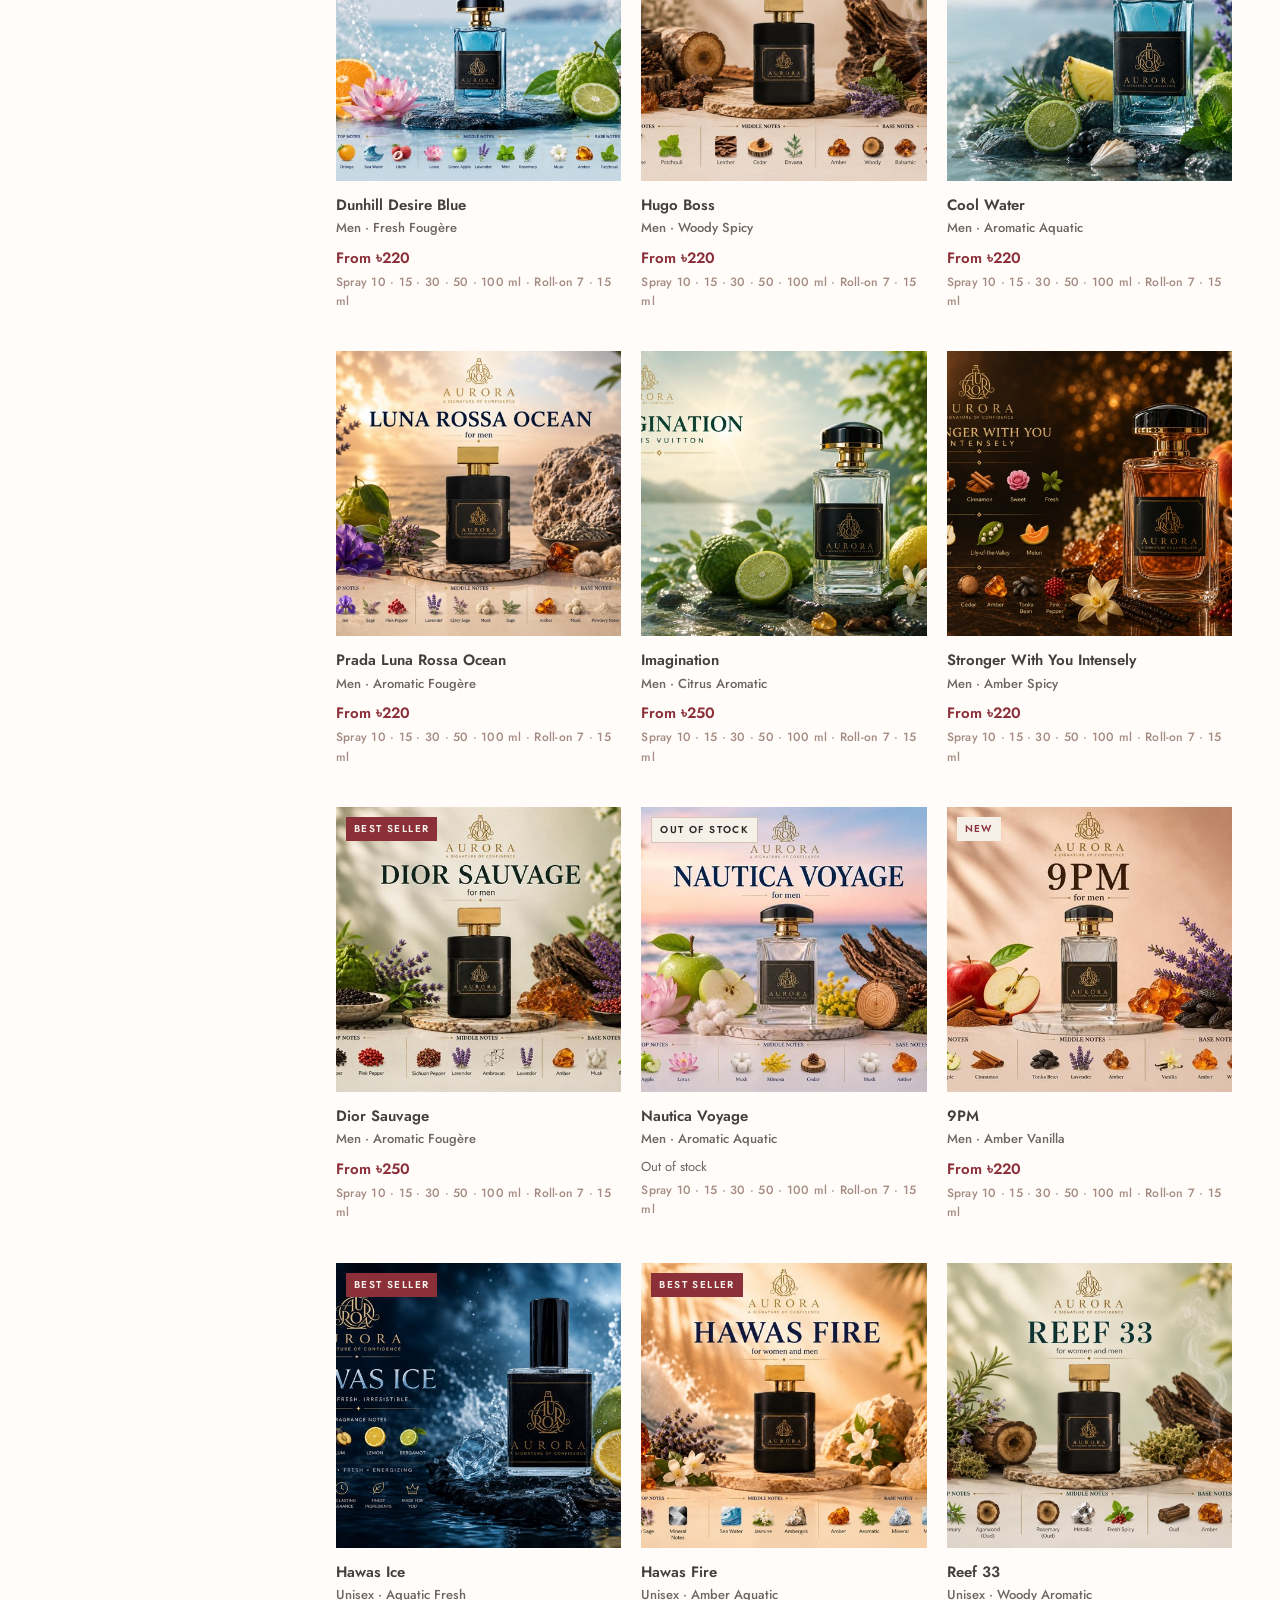
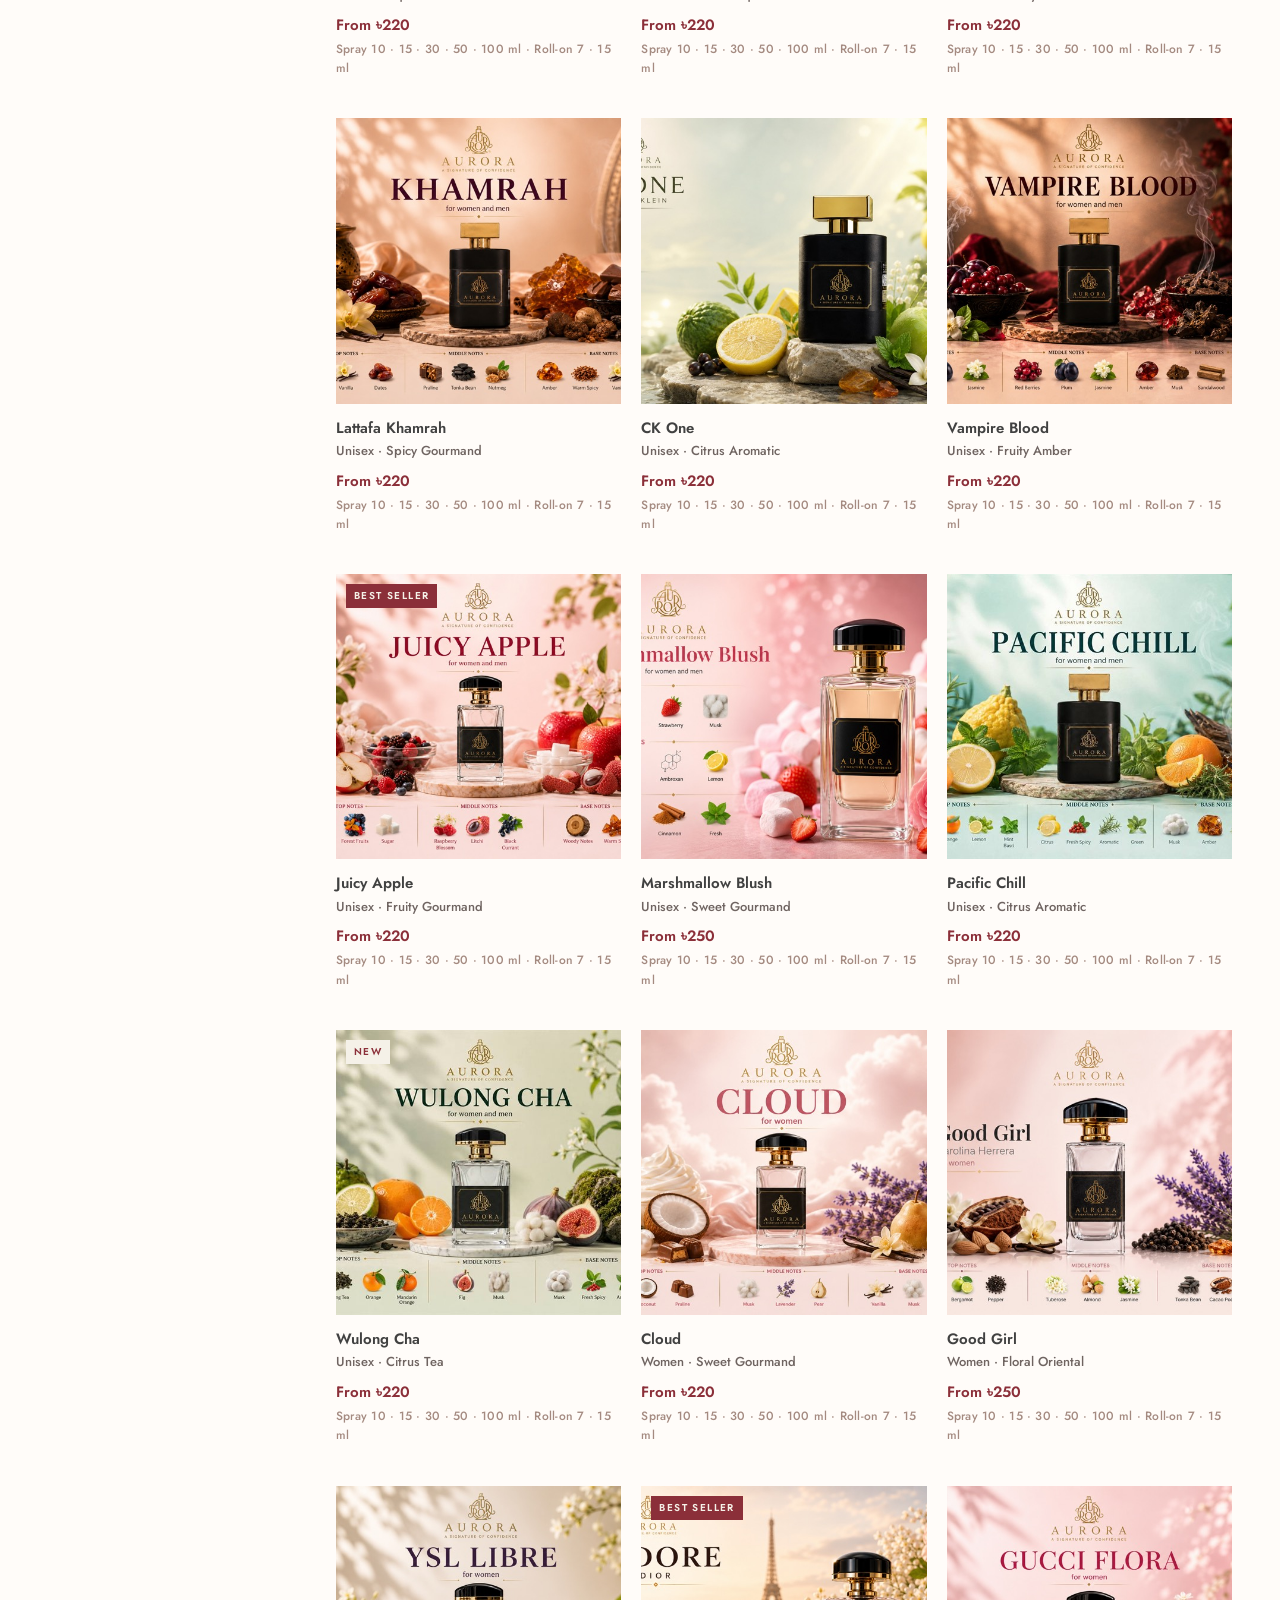
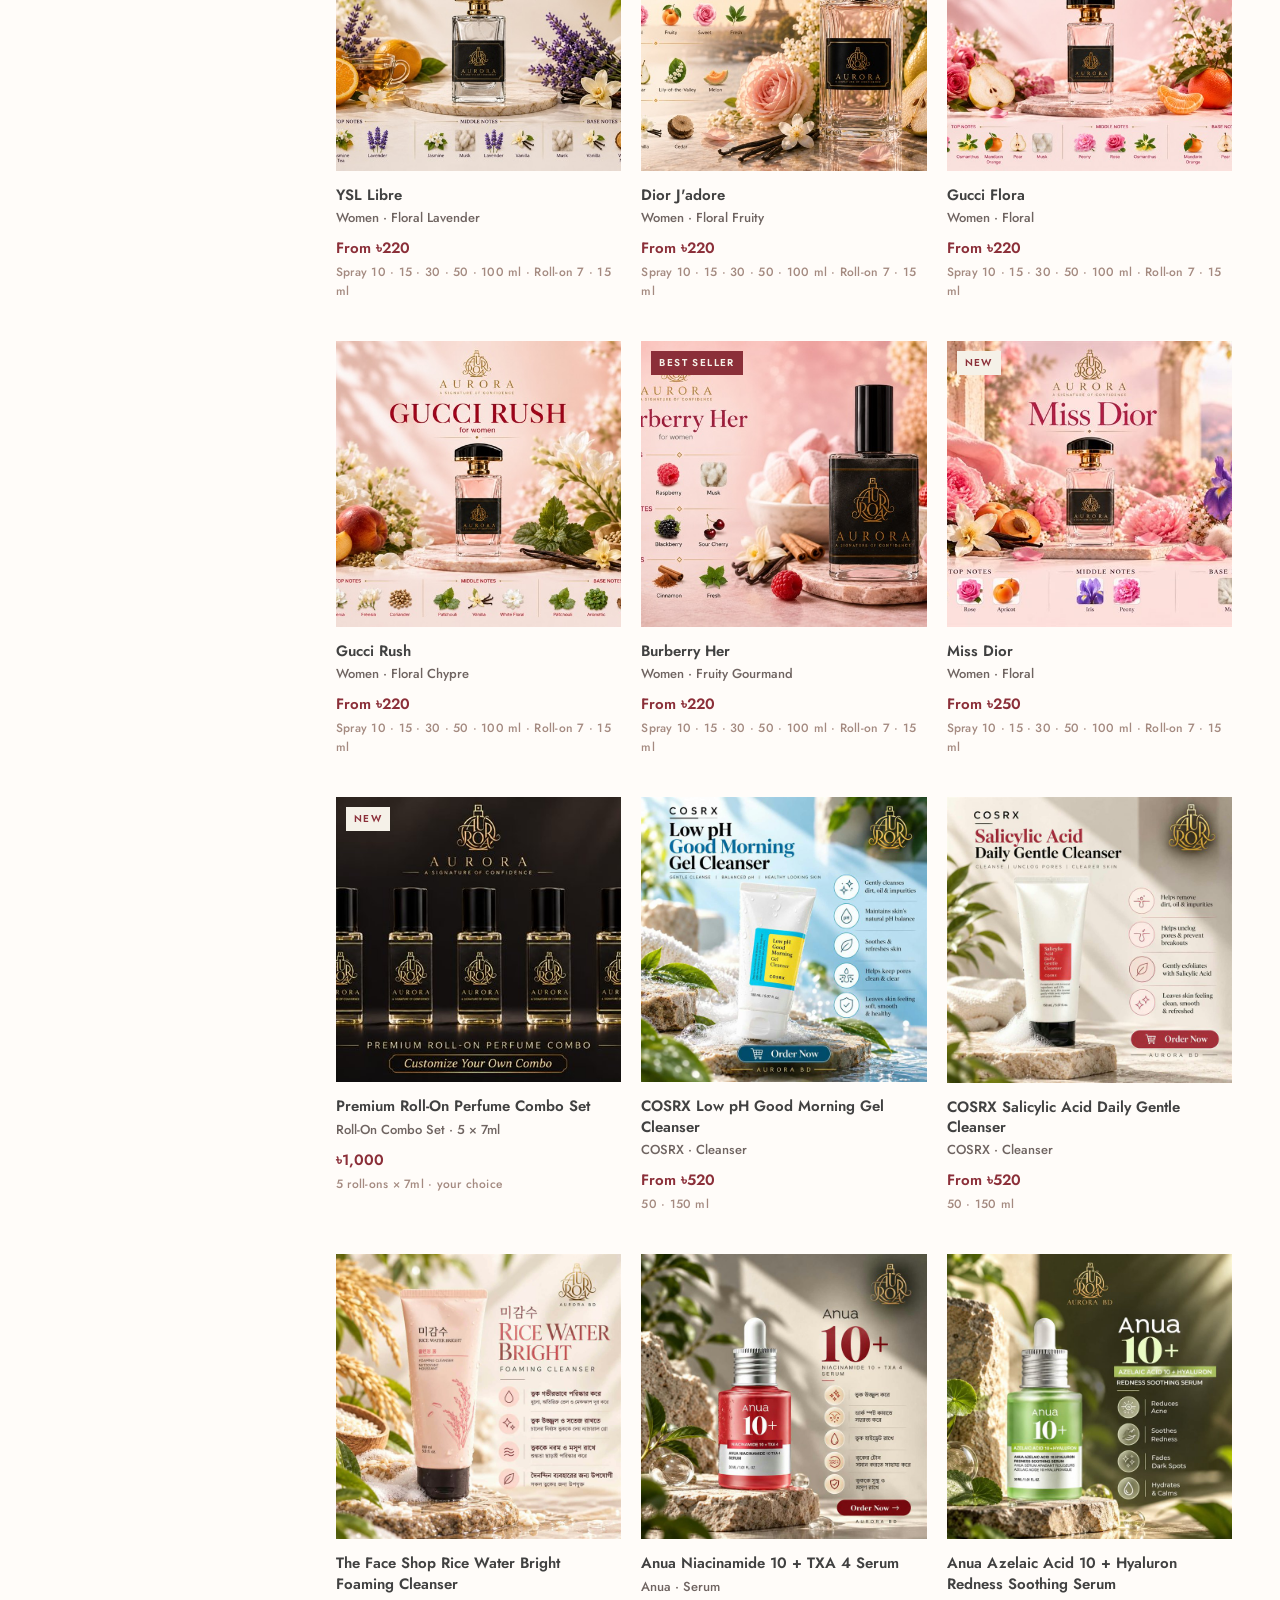
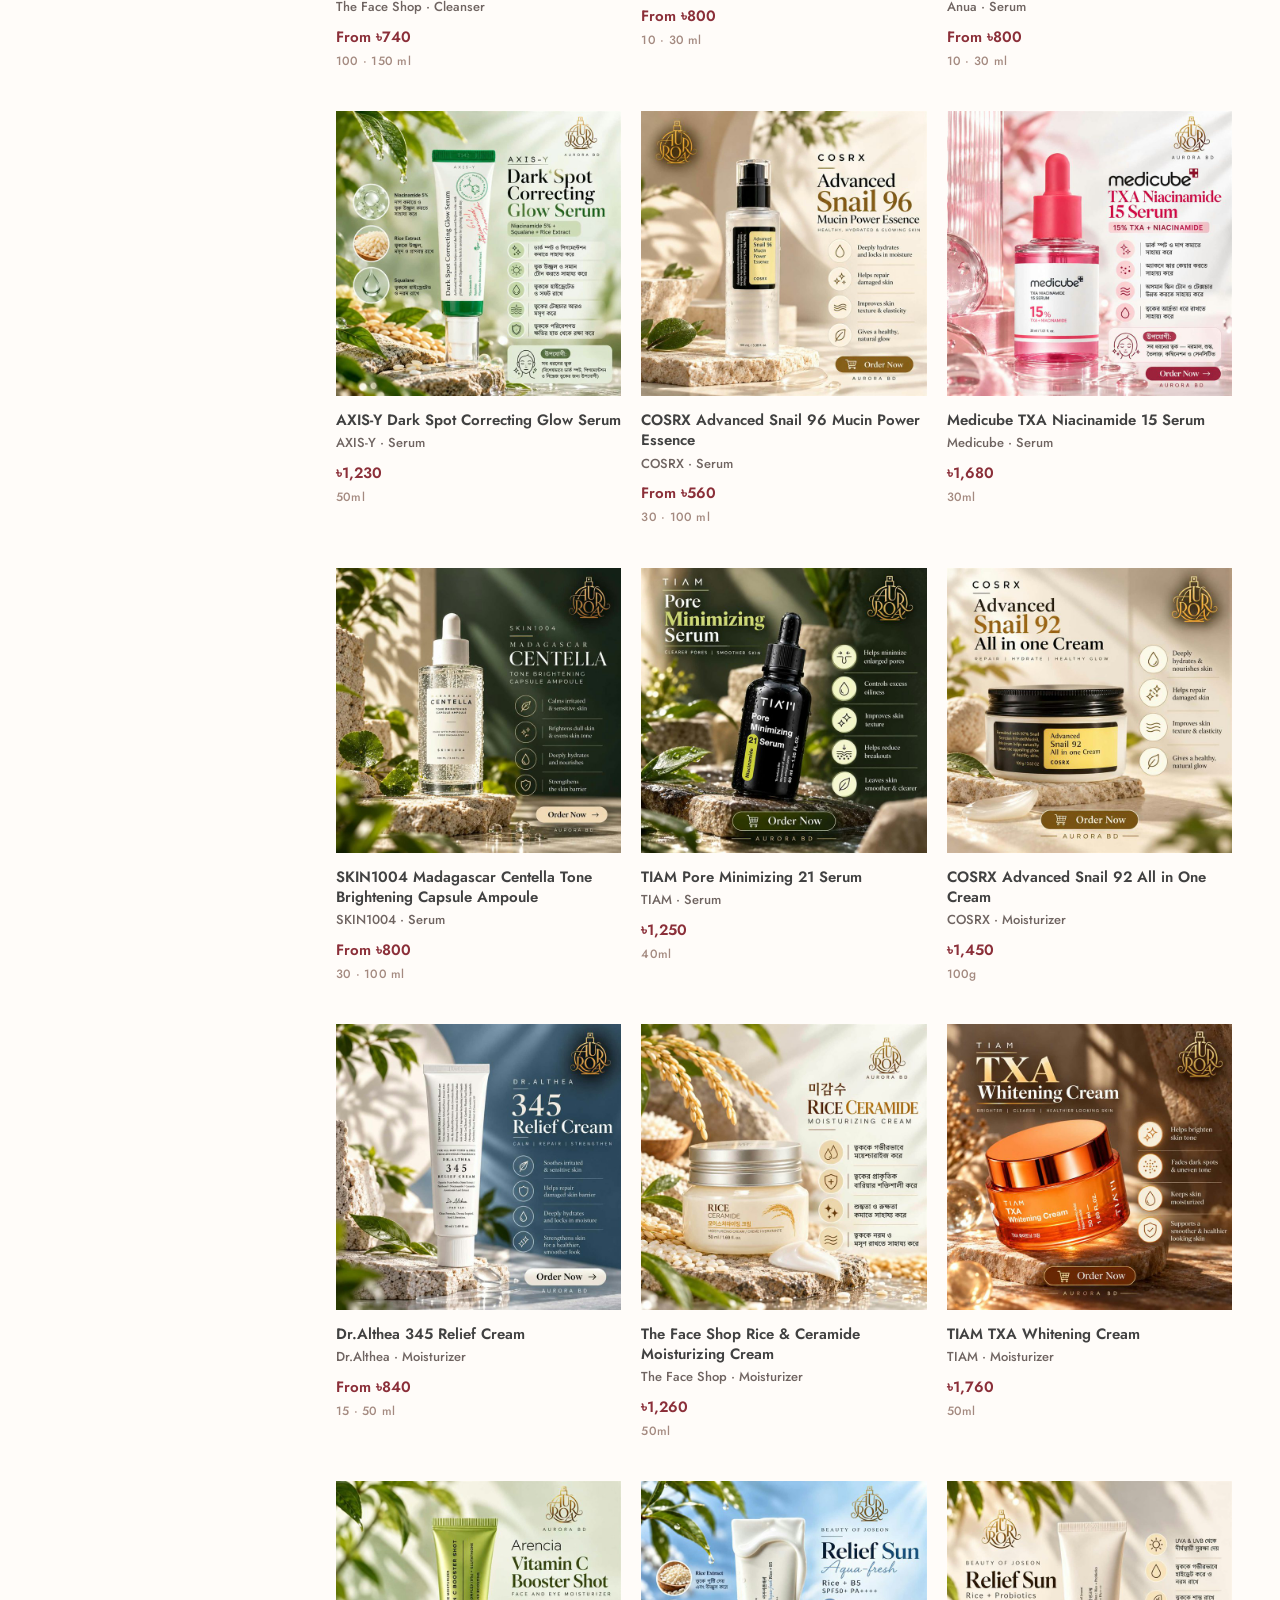
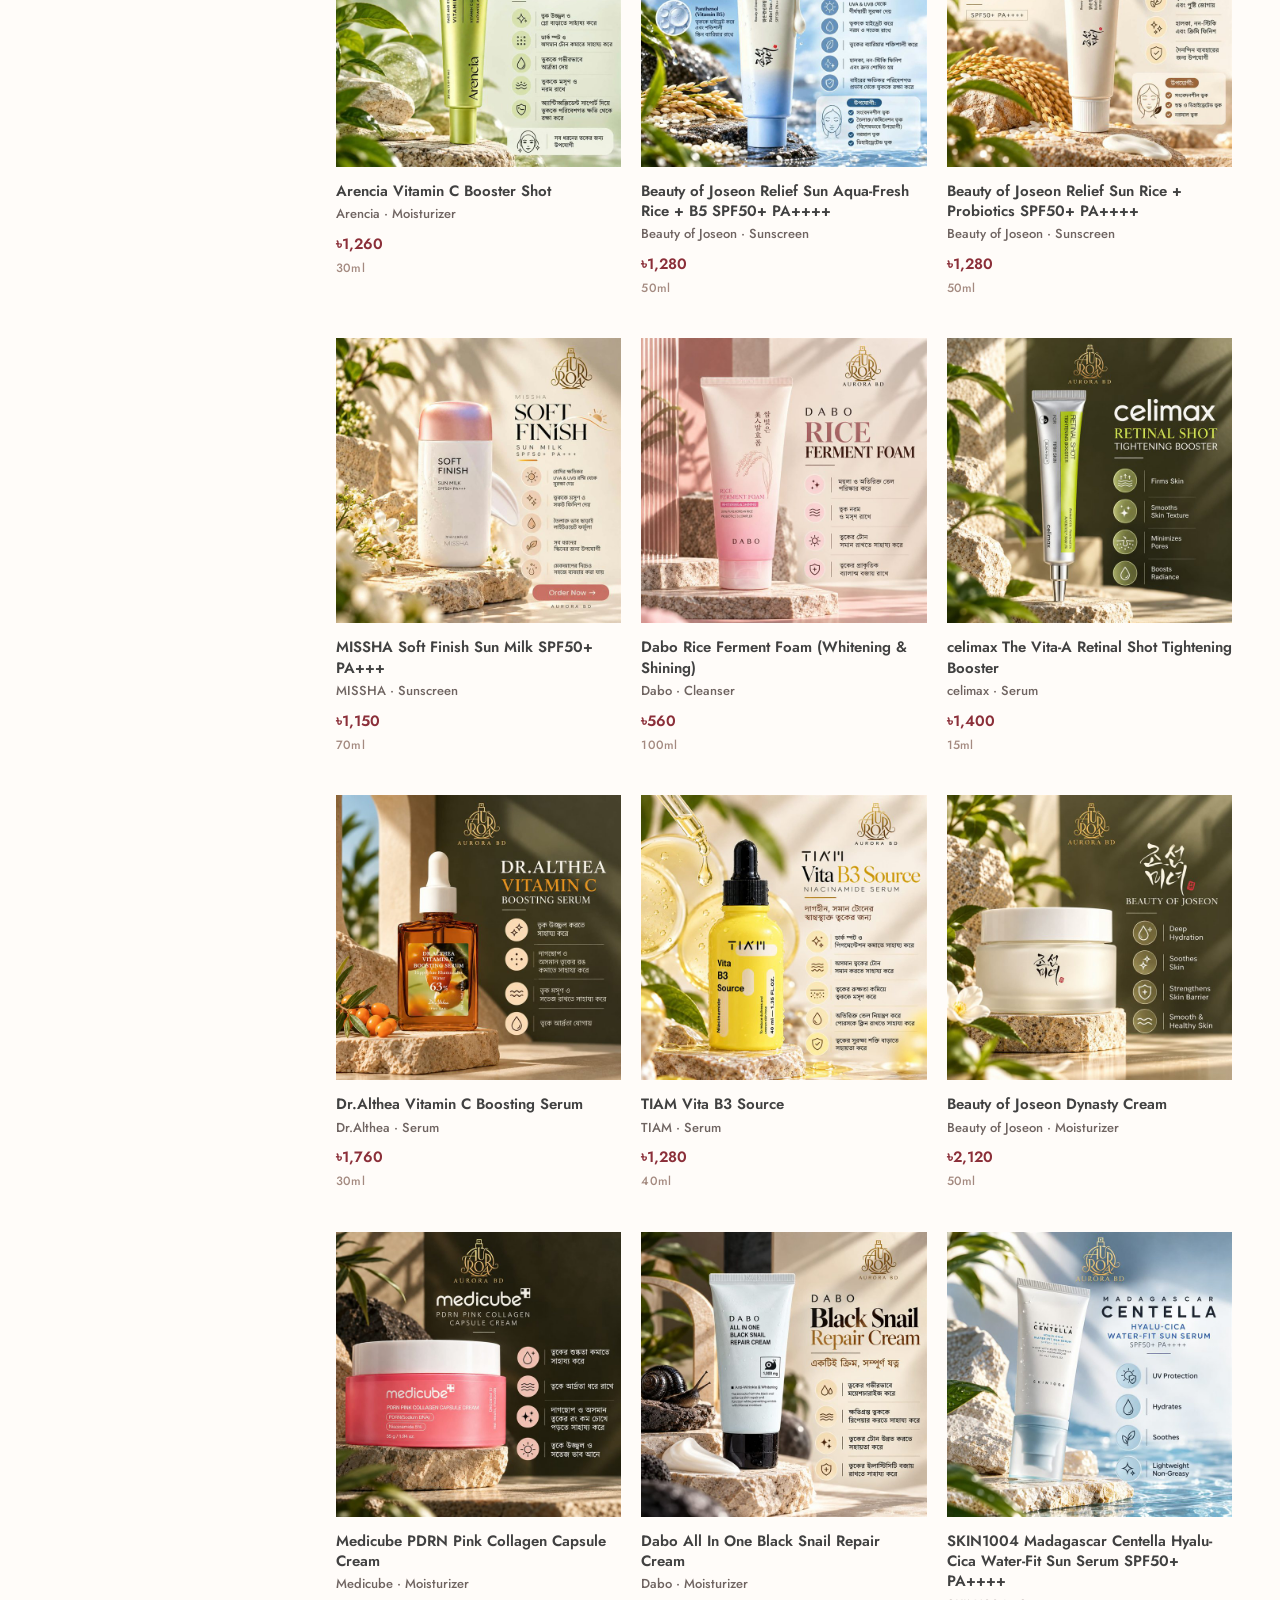
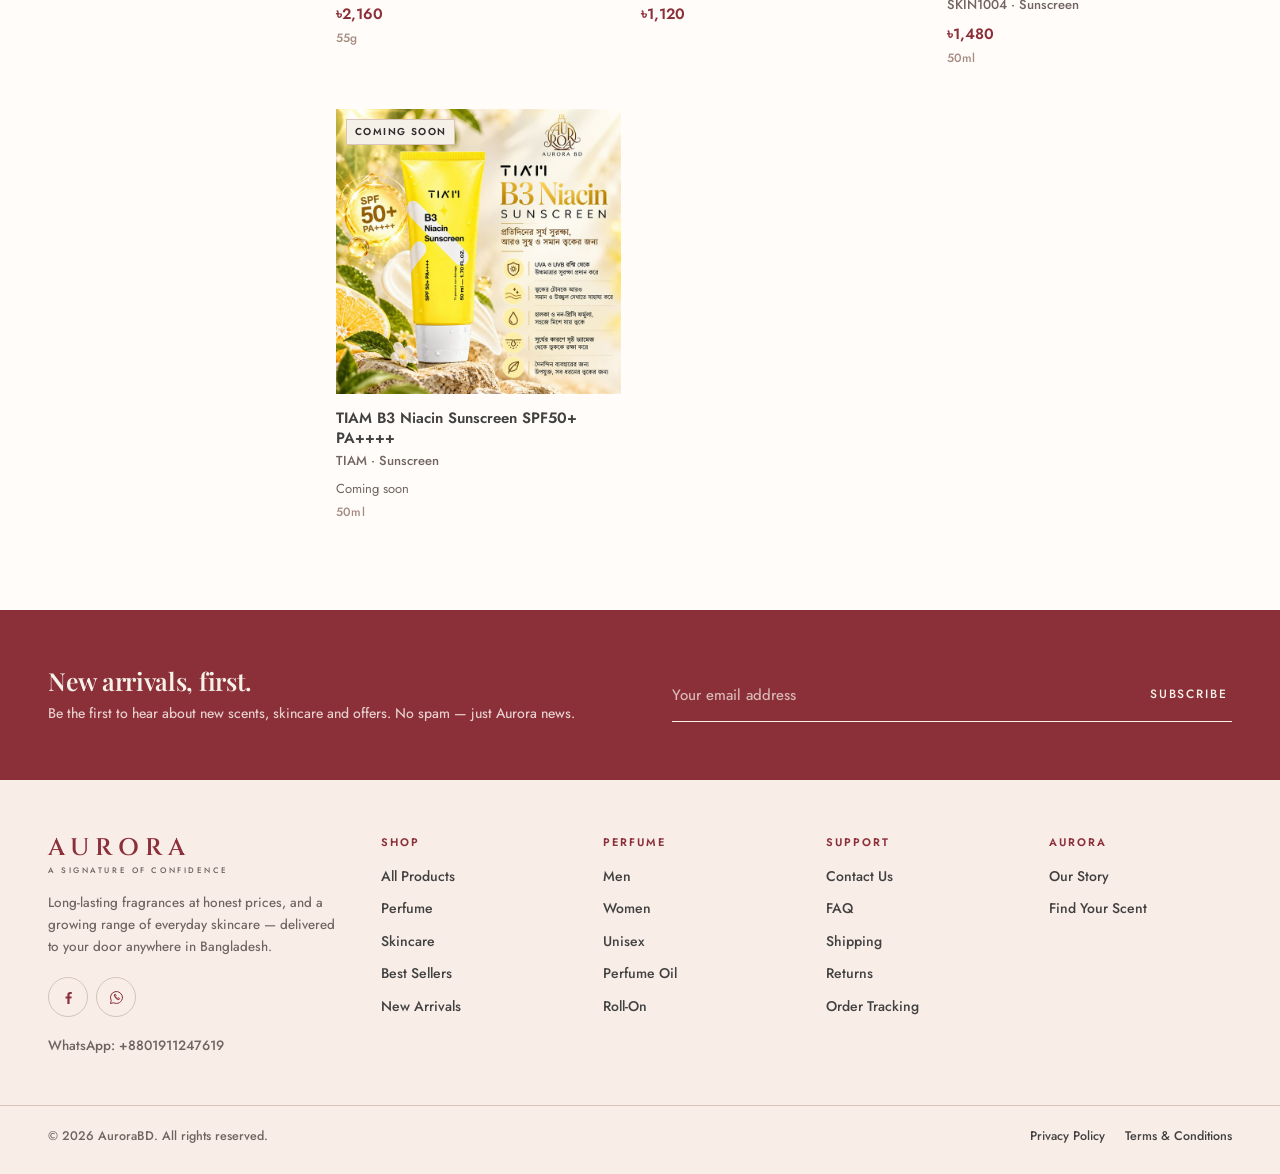
<file: shop.html>
<!DOCTYPE html>
<html lang="en">
<head>
  <meta charset="UTF-8">
  <meta name="viewport" content="width=device-width, initial-scale=1.0">
  <title>Shop All Products — AuroraBD</title>
  <meta name="description" content="Shop Aurora perfumes for men, women and unisex, plus skincare. Sizes from 10ml, cash on delivery across Bangladesh — ৳70 inside Dhaka, ৳120 outside Dhaka.">
  <meta name="theme-color" content="#8b2f39">
  <link rel="icon" type="image/svg+xml" href="images/favicon.svg">
  <link rel="preconnect" href="https://fonts.googleapis.com">
  <link rel="preconnect" href="https://fonts.gstatic.com" crossorigin>
  <link href="https://fonts.googleapis.com/css2?family=Cinzel:wght@500;600&family=Jost:wght@400..700&family=Playfair+Display:ital,wght@0,500..700;1,500..700&display=swap" rel="stylesheet">
  <link rel="stylesheet" href="css/style.css?v=30">
</head>
<body data-page="collection">

  <div id="site-header"></div>

  <main id="main">
    <div class="container" id="collectionHead"></div>

    <div class="container" style="padding-bottom:88px">
      <div class="layout" id="collectionMain">
        <aside class="filters-side" id="filtersSide" aria-label="Filters"></aside>
        <div>
          <div class="toolbar">
            <button class="toolbar-btn mobile-only" id="openFilters">
              <svg class="icon" viewBox="0 0 24 24" aria-hidden="true"><path d="M4 7h10M18 7h2M4 17h4M12 17h8"/><circle cx="16" cy="7" r="2"/><circle cx="10" cy="17" r="2"/></svg>
              Filter <span class="n"></span>
            </button>
            <span class="count" id="resultCount" aria-live="polite"></span>
            <label class="sort">
              <span class="lbl">Sort by</span>
              <select id="sortSelect" aria-label="Sort products">
                <option value="featured">Featured</option>
                <option value="best">Best selling</option>
                <option value="new">Newest</option>
                <option value="price-asc">Price: low to high</option>
                <option value="price-desc">Price: high to low</option>
                <option value="name">Name: A–Z</option>
              </select>
            </label>
          </div>
          <div class="active-filters" id="activeFilters"></div>
          <div class="grid cols-3" id="collectionGrid"></div>
        </div>
      </div>
    </div>
  </main>

  <!-- Mobile filter drawer -->
  <aside class="drawer left" id="filterDrawer" aria-label="Filters" aria-hidden="true">
    <div class="drawer-head">
      <h2>Filter</h2>
      <button class="icon-btn" data-close aria-label="Close filters"><svg class="icon" viewBox="0 0 24 24" aria-hidden="true"><path d="M6 6l12 12M18 6L6 18"/></svg></button>
    </div>
    <div class="drawer-body" id="filterDrawerBody"></div>
    <div class="drawer-foot" style="display:grid;grid-template-columns:1fr 1fr;gap:10px">
      <button class="btn btn-outline" data-clear-filters>Clear</button>
      <button class="btn" data-close>Show results</button>
    </div>
  </aside>

  <div id="site-footer"></div>

  <script src="js/data.js?v=30"></script>
  <script src="js/app.js?v=30"></script>
</body>
</html>
</file>
<file: css/style.css>
/* ============================================================
   AURORA — Fragrance & Skincare
   Design system: warm ivory · cream · charcoal · bronze accent
   ============================================================ */

:root {
  /* Colour */
  --bg: #fffcf9;          /* warm white — page */
  --cream: #f5f1e8;       /* cream — alternating sections */
  --blush: #f8ede7;       /* blush — hero, footer, soft bands */
  --sand: #f1e6de;        /* image placeholders, tiles */
  --clay: #f8ede7;        /* skincare tint */
  --line: #ecdfd6;        /* hairlines */
  --line-strong: #d8c4b8;
  --taupe: #a48a80;
  --muted: #6f6461;       /* secondary text */
  --ink: #2f2a2a;         /* strong text */
  --ink-soft: #414141;    /* body text */
  --wine: #8b2f39;        /* Aurora wine — buttons, headings, selected states */
  --wine-dark: #6b1f29;
  --on-wine: #f5f1e8;     /* text on wine */
  --accent: var(--wine);
  --accent-soft: #f3e2e0;
  --white: #ffffff;

  /* Type */
  --serif: "Playfair Display", "Georgia", "Times New Roman", serif;     /* headings */
  --brand: "Cinzel", "Trajan Pro", "Times New Roman", serif;          /* logo wordmark — matches the AURORA crest */
  --sans: "Jost", "Futura", "Helvetica Neue", Arial, sans-serif;     /* text, navigation, prices */

  /* Layout */
  --gutter: 20px;
  --max: 1320px;
  --radius: 2px;
  --header-h: 64px;
  --ease: cubic-bezier(0.22, 0.61, 0.36, 1);
  --shadow: 0 18px 40px -24px rgba(31, 29, 26, 0.35);
}
@media (min-width: 768px) { :root { --gutter: 32px; --header-h: 76px; } }
@media (min-width: 1200px) { :root { --gutter: 48px; } }

/* ---------- Reset ---------- */
*, *::before, *::after { margin: 0; padding: 0; box-sizing: border-box; }
html { -webkit-text-size-adjust: 100%; scroll-padding-top: calc(var(--header-h) + 12px); }
body {
  font-family: var(--sans);
  font-size: 15px;
  line-height: 1.6;
  color: var(--ink-soft);
  background: var(--bg);
  -webkit-font-smoothing: antialiased;
  overflow-x: hidden;
}
@media (min-width: 768px) { body { font-size: 16px; } }
img { max-width: 100%; display: block; height: auto; }
a { color: inherit; text-decoration: none; }
button, input, select, textarea { font: inherit; color: inherit; }
button { cursor: pointer; background: none; border: 0; }
ul, ol { list-style: none; }
::selection { background: var(--accent-soft); color: var(--ink); }
:focus-visible { outline: 1.5px solid var(--accent); outline-offset: 3px; }
[hidden] { display: none !important; }
.sr-only {
  position: absolute; width: 1px; height: 1px; padding: 0; margin: -1px;
  overflow: hidden; clip: rect(0 0 0 0); white-space: nowrap; border: 0;
}
.skip-link {
  position: absolute; left: 12px; top: -60px; z-index: 200;
  background: var(--wine); color: var(--on-wine); padding: 10px 16px; font-size: 13px;
}
.skip-link:focus { top: 12px; }
body.locked { overflow: hidden; }

.container { width: 100%; max-width: var(--max); margin: 0 auto; padding: 0 var(--gutter); }
.icon { width: 20px; height: 20px; flex: none; stroke: currentColor; fill: none; stroke-width: 1.4; stroke-linecap: round; stroke-linejoin: round; }
.icon.fill { fill: currentColor; stroke: none; }

/* ---------- Typography ---------- */
h1, h2, h3, h4 { font-weight: 400; line-height: 1.15; }
.display, .h1, .h2, .h3 { font-family: var(--serif); font-weight: 400; letter-spacing: -0.005em; color: var(--wine); }
.h1 { font-size: clamp(2.1rem, 5vw, 3.5rem); line-height: 1.08; }
.h2 { font-size: clamp(1.65rem, 3vw, 2.35rem); }
.h3 { font-size: clamp(1.25rem, 2vw, 1.5rem); }
.display em, .h1 em, .h2 em { font-style: italic; }
.eyebrow {
  display: block;
  font-size: 11px;
  font-weight: 500;
  letter-spacing: 0.18em;
  text-transform: uppercase;
  color: var(--accent);
  margin-bottom: 12px;
}
.lede { color: var(--muted); font-size: 1rem; max-width: 34em; }
.small { font-size: 13px; }
.muted { color: var(--muted); }

/* ---------- Buttons & links ---------- */
.btn {
  display: inline-flex; align-items: center; justify-content: center; gap: 10px;
  min-height: 48px; padding: 0 28px;
  font-size: 12px; font-weight: 500; letter-spacing: 0.16em; text-transform: uppercase;
  border: 1px solid var(--wine); border-radius: var(--radius);
  background: var(--wine); color: var(--on-wine);
  transition: background .3s var(--ease), color .3s var(--ease), border-color .3s var(--ease);
  white-space: nowrap;
}
.btn:hover { background: var(--wine-dark); border-color: var(--wine-dark); }
.btn-outline { background: transparent; color: var(--wine); }
.btn-outline:hover { background: var(--wine); color: var(--on-wine); }
.btn-light { background: var(--on-wine); color: var(--wine); border-color: var(--on-wine); }
.btn-light:hover { background: transparent; color: var(--on-wine); }
.btn-accent { background: var(--accent); border-color: var(--accent); color: var(--white); }
.btn-accent:hover { background: var(--wine-dark); border-color: var(--wine-dark); }
.btn-block { width: 100%; }
.btn[disabled] { opacity: .45; cursor: not-allowed; }
.btn .icon { width: 18px; height: 18px; }

.link {
  display: inline-flex; align-items: center; gap: 8px;
  font-size: 12px; font-weight: 500; letter-spacing: 0.16em; text-transform: uppercase;
  border-bottom: 1px solid var(--line-strong); padding-bottom: 4px;
  transition: border-color .3s var(--ease), color .3s var(--ease);
}
.link:hover { border-color: var(--wine); color: var(--wine); }
.link .icon { width: 14px; height: 14px; transition: transform .3s var(--ease); }
.link:hover .icon { transform: translateX(3px); }

.pill {
  display: inline-flex; align-items: center; gap: 6px;
  min-height: 38px; padding: 0 16px;
  border: 1px solid var(--line-strong); border-radius: 999px;
  font-size: 13px; color: var(--ink-soft); background: transparent;
  transition: border-color .25s var(--ease), background .25s var(--ease), color .25s var(--ease);
}
.pill:hover { border-color: var(--wine); color: var(--wine); }
.pill.is-active { background: var(--wine); color: var(--on-wine); border-color: var(--wine); }
.tag-soon {
  font-size: 9.5px; font-weight: 500; letter-spacing: 0.14em; text-transform: uppercase;
  color: var(--taupe); border: 1px solid var(--line); padding: 2px 6px; border-radius: 999px;
  margin-left: 8px; vertical-align: middle; white-space: nowrap;
}

/* ---------- Sections ---------- */
.section { padding: 56px 0; }
@media (min-width: 768px) { .section { padding: 88px 0; } }
.section.tight { padding-top: 0; }
.section.cream { background: var(--cream); }
.section-head { display: flex; align-items: flex-end; justify-content: space-between; gap: 24px; margin-bottom: 28px; }
@media (min-width: 768px) { .section-head { margin-bottom: 40px; } }
.section-head .lede { margin-top: 10px; }
.section-head.center { flex-direction: column; align-items: center; text-align: center; }
.section-head.center .lede { margin-left: auto; margin-right: auto; }
.section-head .link { flex: none; }
@media (max-width: 640px) { .section-head .link.hide-sm { display: none; } }

/* ---------- Reveal ---------- */
[data-reveal] { opacity: 0; transform: translateY(14px); transition: opacity .8s var(--ease), transform .8s var(--ease); }
[data-reveal].in { opacity: 1; transform: none; }
@media (prefers-reduced-motion: reduce) {
  *, *::before, *::after { transition-duration: .01ms !important; animation-duration: .01ms !important; }
  [data-reveal] { opacity: 1; transform: none; }
}

/* ============================================================
   ANNOUNCEMENT + HEADER
   ============================================================ */
.announce {
  background: var(--wine); color: var(--on-wine);
  font-size: 11.5px; letter-spacing: 0.08em;
  height: 36px; display: flex; align-items: center; justify-content: center;
  overflow: hidden; position: relative;
}
.announce ul { display: flex; gap: 40px; align-items: center; }
.announce li { white-space: nowrap; }
.announce li + li::before { content: ""; display: inline-block; width: 3px; height: 3px; border-radius: 50%; background: var(--taupe); margin-right: 40px; vertical-align: middle; transform: translateY(-1px); }
@media (max-width: 899px) {
  .announce ul { display: block; position: relative; height: 18px; width: 100%; }
  .announce li { position: absolute; inset: 0; text-align: center; opacity: 0; transition: opacity .6s var(--ease); }
  .announce li::before { display: none !important; }
  .announce li.is-on { opacity: 1; }
}

.site-header {
  position: sticky; top: 0; z-index: 60;
  background: rgba(255, 252, 249, 0.97);
  border-bottom: 1px solid var(--line);
  transition: box-shadow .3s var(--ease);
}
.site-header.is-scrolled { box-shadow: 0 6px 20px -18px rgba(31, 29, 26, .5); }
.header-bar {
  height: var(--header-h);
  display: grid; grid-template-columns: 1fr auto 1fr; align-items: center; gap: 12px;
  transition: height .35s var(--ease);
}
.site-header.is-scrolled .header-bar { height: calc(var(--header-h) - 14px); }
@media (min-width: 1024px) {
  .header-bar { grid-template-columns: auto 1fr auto; gap: 40px; }
}

.logo { display: inline-flex; flex-direction: column; align-items: center; line-height: 1; justify-self: center; }
.logo-word { color: var(--wine); font-family: var(--serif); font-size: 22px; letter-spacing: 0.34em; margin-right: -0.34em; transition: font-size .35s var(--ease); }
.logo-tag { font-size: 8px; letter-spacing: 0.32em; text-transform: uppercase; color: var(--muted); margin-top: 6px; margin-right: -0.32em; transition: opacity .3s, height .3s; }
@media (min-width: 768px) { .logo-word { font-size: 26px; } }
@media (min-width: 1024px) { .logo { justify-self: start; align-items: flex-start; } }
.site-header.is-scrolled .logo-word { font-size: 21px; }
.site-header.is-scrolled .logo-tag { opacity: 0; height: 0; margin-top: 0; overflow: hidden; }

.header-left, .header-right { display: flex; align-items: center; gap: 2px; }
.header-right { justify-content: flex-end; }
.icon-btn {
  position: relative; width: 42px; height: 42px;
  display: inline-flex; align-items: center; justify-content: center;
  border-radius: 50%; color: var(--ink); transition: background .25s var(--ease);
}
.icon-btn:hover { background: var(--cream); }
.icon-btn .icon { width: 21px; height: 21px; }
.cart-count {
  position: absolute; top: 5px; right: 3px;
  min-width: 17px; height: 17px; padding: 0 4px; border-radius: 999px;
  background: var(--wine); color: var(--on-wine);
  font-size: 10px; font-weight: 600; line-height: 17px; text-align: center;
}
.cart-count:empty, .cart-count[data-n="0"] { display: none; }
@media (min-width: 1024px) {
  .header-left { display: none; }
  .header-right .search-btn-mobile { display: none; }
}
@media (max-width: 1023px) {
  .primary-nav, .header-right .hide-mobile { display: none; }
}

/* Primary nav */
.primary-nav { justify-self: center; height: 100%; }
.primary-nav > ul { display: flex; gap: 6px; height: 100%; align-items: stretch; }
.primary-nav > ul > li { display: flex; align-items: stretch; }
.nav-link {
  display: inline-flex; align-items: center; gap: 6px; padding: 0 16px;
  font-size: 12px; font-weight: 500; letter-spacing: 0.18em; text-transform: uppercase;
  position: relative;
}
.nav-link::after {
  content: ""; position: absolute; left: 16px; right: 16px; bottom: -1px; height: 1px;
  background: var(--wine); transform: scaleX(0); transform-origin: left; transition: transform .35s var(--ease);
}
.nav-link:hover::after, .nav-link[aria-expanded="true"]::after, .nav-link.is-current::after { transform: scaleX(1); }
.nav-link .icon { width: 12px; height: 12px; transition: transform .3s var(--ease); }
.nav-link[aria-expanded="true"] .icon { transform: rotate(180deg); }

/* Mega menu */
.mega {
  position: absolute; left: 0; right: 0; top: 100%;
  background: var(--bg); border-bottom: 1px solid var(--line); border-top: 1px solid var(--line);
  opacity: 0; visibility: hidden; transform: translateY(-6px);
  transition: opacity .3s var(--ease), transform .3s var(--ease), visibility 0s linear .3s;
  box-shadow: 0 30px 40px -36px rgba(31, 29, 26, .45);
}
.mega.is-open { opacity: 1; visibility: visible; transform: none; transition: opacity .3s var(--ease), transform .3s var(--ease); }
.mega-inner { display: grid; grid-template-columns: repeat(3, minmax(0, 1fr)) 1.35fr; gap: 40px; padding-top: 40px; padding-bottom: 44px; }
.mega-col h3 { font-size: 11px; font-weight: 500; letter-spacing: 0.18em; text-transform: uppercase; color: var(--taupe); margin-bottom: 18px; }
.mega-col li + li { margin-top: 11px; }
.mega-col a { font-size: 14.5px; color: var(--ink-soft); transition: color .2s; }
.mega-col a:hover { color: var(--ink); text-decoration: underline; text-underline-offset: 4px; text-decoration-color: var(--line-strong); }
.mega-feature { display: grid; grid-template-columns: 1fr 1fr; gap: 16px; }
.mega-feature.single { grid-template-columns: 1fr; }
.mega-card { display: block; }
.mega-card .media { aspect-ratio: 4 / 5; overflow: hidden; background: var(--sand); }
.mega-card img { width: 100%; height: 100%; object-fit: cover; transition: transform .8s var(--ease); }
.mega-card:hover img { transform: scale(1.03); }
.mega-card p { margin-top: 10px; font-size: 13px; }
.mega-card p span { display: block; color: var(--muted); font-size: 12px; }
.mega-note {
  background: var(--clay); padding: 28px; display: flex; flex-direction: column; justify-content: space-between; min-height: 240px;
}
.mega-note p { color: var(--muted); font-size: 14px; margin: 10px 0 20px; }

/* Search panel */
.search-panel {
  position: fixed; inset: 0; z-index: 90; background: var(--bg);
  display: flex; flex-direction: column;
  opacity: 0; visibility: hidden; transform: translateY(-8px);
  transition: opacity .3s var(--ease), transform .3s var(--ease), visibility 0s linear .3s;
}
.search-panel.is-open { opacity: 1; visibility: visible; transform: none; transition: opacity .3s var(--ease), transform .3s var(--ease); }
@media (min-width: 768px) {
  .search-panel { inset: 0 0 auto 0; max-height: 82vh; border-bottom: 1px solid var(--line); box-shadow: var(--shadow); }
}
.search-top { display: flex; align-items: center; gap: 12px; border-bottom: 1px solid var(--line); height: 72px; }
.search-top .icon { width: 20px; height: 20px; color: var(--muted); }
.search-top input { flex: 1; border: 0; background: none; font-size: 18px; height: 100%; outline: none; min-width: 0; }
.search-top input::placeholder { color: var(--taupe); }
.search-top input::-webkit-search-cancel-button { -webkit-appearance: none; appearance: none; }
.search-body { overflow-y: auto; padding: 24px 0 40px; }
.search-suggest h3, .search-results h3 { font-size: 11px; font-weight: 500; letter-spacing: 0.18em; text-transform: uppercase; color: var(--taupe); margin-bottom: 14px; }
.search-suggest .chips { display: flex; flex-wrap: wrap; gap: 8px; margin-bottom: 28px; }
.search-list { display: grid; gap: 4px; }
@media (min-width: 768px) { .search-list { grid-template-columns: repeat(2, 1fr); gap: 4px 32px; } }
.search-item { display: grid; grid-template-columns: 64px 1fr auto; gap: 14px; align-items: center; padding: 8px 0; border-bottom: 1px solid var(--line); }
.search-item img { width: 64px; height: 64px; object-fit: cover; background: var(--sand); }
.search-item strong { font-weight: 500; display: block; font-size: 14.5px; }
.search-item span { color: var(--muted); font-size: 12.5px; }
.search-item .price { font-size: 13.5px; color: var(--ink); }
.search-empty { color: var(--muted); padding: 12px 0; }

/* Drawers (mobile menu, cart, filters) */
.scrim {
  position: fixed; inset: 0; z-index: 80; background: rgba(31, 29, 26, .38);
  opacity: 0; visibility: hidden; transition: opacity .35s var(--ease), visibility 0s linear .35s;
}
.scrim.is-on { opacity: 1; visibility: visible; transition: opacity .35s var(--ease); }
.drawer {
  position: fixed; top: 0; bottom: 0; z-index: 85; width: min(420px, 92vw);
  background: var(--bg); display: flex; flex-direction: column;
  transition: transform .45s var(--ease), visibility 0s linear .45s; visibility: hidden;
}
.drawer.left { left: 0; transform: translateX(-100%); }
.drawer.right { right: 0; transform: translateX(100%); }
.drawer.is-open { transform: none; visibility: visible; transition: transform .45s var(--ease); }
.drawer-head { display: flex; align-items: center; justify-content: space-between; padding: 0 20px; height: 64px; border-bottom: 1px solid var(--line); flex: none; }
.drawer-head h2 { font-size: 12px; font-weight: 500; letter-spacing: 0.18em; text-transform: uppercase; }
.drawer-body { flex: 1; overflow-y: auto; padding: 8px 20px 24px; }
.drawer-foot { flex: none; border-top: 1px solid var(--line); padding: 18px 20px 22px; background: var(--bg); }

/* Mobile menu */
.m-nav > li { border-bottom: 1px solid var(--line); }
.m-nav > li > a, .m-acc-btn {
  display: flex; width: 100%; align-items: center; justify-content: space-between;
  min-height: 56px; font-size: 13px; font-weight: 500; letter-spacing: 0.16em; text-transform: uppercase; text-align: left;
}
.m-acc-btn .icon { width: 16px; height: 16px; transition: transform .3s var(--ease); }
.m-acc-btn[aria-expanded="true"] .icon { transform: rotate(45deg); }
.m-acc-panel { display: grid; grid-template-rows: 0fr; transition: grid-template-rows .35s var(--ease); }
.m-acc-panel > div { overflow: hidden; }
.m-acc-panel.is-open { grid-template-rows: 1fr; }
.m-acc-panel ul { padding: 0 0 16px 2px; }
.m-acc-panel h3 { font-size: 10.5px; letter-spacing: 0.18em; text-transform: uppercase; color: var(--taupe); font-weight: 500; margin: 10px 0 6px; }
.m-acc-panel a { display: block; padding: 9px 0; font-size: 15px; color: var(--ink-soft); }
.m-extra { margin-top: 24px; display: grid; gap: 14px; font-size: 14px; color: var(--muted); }
.m-extra a { display: flex; align-items: center; gap: 10px; }

/* ============================================================
   HERO SLIDESHOW
   ============================================================ */
.hero { background: var(--blush); position: relative; overflow: hidden; }
.hero-track { display: grid; }
.hero-slide { grid-area: 1 / 1; display: grid; visibility: hidden; opacity: 0; transition: opacity .9s var(--ease), visibility 0s linear .9s; }
.hero-slide.is-on { visibility: visible; opacity: 1; transition: opacity .9s var(--ease); z-index: 1; }
.hero-media { display: grid; grid-template-columns: 1fr 1fr; gap: 10px; padding: 16px var(--gutter) 0; align-items: start; }
.hero-tile { display: block; position: relative; aspect-ratio: 4 / 5; overflow: hidden; background: var(--sand); }
.hero-tile:nth-child(2) { margin-top: 24px; }
.hero-tile img { position: absolute; inset: 0; width: 100%; height: 100%; object-fit: cover; transform: scale(1.05); transition: transform 6.5s linear; }
.hero-slide.is-on .hero-tile img { transform: scale(1); }
.hero-tile .tag {
  position: absolute; left: 8px; bottom: 8px; right: 8px; z-index: 1; display: flex; flex-direction: column; gap: 1px;
  background: rgba(255, 252, 249, .95); padding: 7px 10px; line-height: 1.25;
}
.hero-tile .tag small { font-size: 9.5px; font-weight: 600; letter-spacing: 0.16em; text-transform: uppercase; color: var(--wine); }
.hero-tile .tag span { font-size: 12px; color: var(--ink); white-space: nowrap; overflow: hidden; text-overflow: ellipsis; }
@media (min-width: 900px) {
  .hero-media { gap: 18px; padding: 44px var(--gutter) 64px 0; }
  .hero-tile:nth-child(2) { margin-top: 48px; }
  .hero-tile .tag { left: 14px; bottom: 14px; right: auto; max-width: calc(100% - 28px); padding: 9px 14px; }
  .hero-tile .tag span { font-size: 13px; }
}
.hero-copy { padding: 28px var(--gutter) 92px; }
.hero-copy > * { opacity: 0; transform: translateY(16px); transition: opacity .7s var(--ease), transform .7s var(--ease); }
.hero-slide.is-on .hero-copy > * { opacity: 1; transform: none; }
.hero-slide.is-on .hero-copy > :nth-child(2) { transition-delay: .08s; }
.hero-slide.is-on .hero-copy > :nth-child(3) { transition-delay: .16s; }
.hero-slide.is-on .hero-copy > :nth-child(4) { transition-delay: .24s; }
.hero-slide.is-on .hero-copy > :nth-child(5) { transition-delay: .32s; }
.hero-copy .h1 { margin-bottom: 14px; }
.hero-copy .lede { margin-bottom: 26px; color: var(--ink-soft); }
.hero-ctas { display: flex; flex-wrap: wrap; gap: 12px; }
.hero-ctas .btn { flex: 1 1 180px; }
.hero-facts { display: flex; flex-wrap: wrap; gap: 8px 22px; margin-top: 24px; font-size: 12.5px; color: var(--muted); }
.hero-facts li { display: inline-flex; align-items: center; gap: 8px; }
.hero-facts .icon { width: 16px; height: 16px; color: var(--wine); }
.hero-controls {
  position: absolute; z-index: 3; left: var(--gutter); right: var(--gutter); bottom: 26px;
  display: flex; align-items: center; gap: 16px;
}
.hero-count { font-size: 12px; letter-spacing: 0.12em; color: var(--wine); font-variant-numeric: tabular-nums; min-width: 54px; }
.hero-bars { display: flex; gap: 6px; flex: 1; max-width: 260px; }
.hero-bars button { flex: 1; height: 18px; position: relative; }
.hero-bars button::before, .hero-bars button::after { content: ""; position: absolute; left: 0; top: 8px; height: 2px; }
.hero-bars button::before { right: 0; background: rgba(139, 47, 57, .2); }
.hero-bars button::after { width: 0; background: var(--wine); }
.hero-bars button.is-done::after { width: 100%; }
.hero-bars button.is-on::after { animation: heroBar var(--hero-ms, 6000ms) linear forwards; }
.hero.is-paused .hero-bars button.is-on::after { animation-play-state: paused; }
@keyframes heroBar { from { width: 0; } to { width: 100%; } }
.hero-arrows { display: flex; gap: 8px; margin-left: auto; }
.hero-arrows button {
  width: 44px; height: 44px; border-radius: 50%; border: 1px solid rgba(139, 47, 57, .35); color: var(--wine);
  display: inline-flex; align-items: center; justify-content: center; transition: all .25s var(--ease); background: transparent;
}
.hero-arrows button:hover { background: var(--wine); border-color: var(--wine); color: var(--on-wine); }
.hero-arrows .icon { width: 16px; height: 16px; }
@media (min-width: 900px) {
  .hero-slide { grid-template-columns: minmax(0, 5fr) minmax(0, 7fr); align-items: center; }
  .hero-copy { order: -1; padding: 56px 56px 96px var(--gutter); max-width: calc(var(--max) * 5 / 12); margin-left: auto; width: 100%; }
  .hero-ctas .btn { flex: 0 0 auto; }
  .hero-controls { right: auto; left: calc(max(0px, (100vw - var(--max)) * 5 / 12) + var(--gutter)); width: calc(min(var(--max), 100vw) * 5 / 12 - 56px - var(--gutter)); bottom: 36px; }
}
@media (prefers-reduced-motion: reduce) { .hero-tile img { transform: none !important; } }
/* ============================================================
   TWO WORLDS — fragrance & skincare, side by side
   ============================================================ */
.worlds { display: grid; gap: 28px; }
@media (min-width: 900px) { .worlds { grid-template-columns: 1fr 1fr; gap: 24px; } }
.world { display: flex; flex-direction: column; background: var(--blush); }
.world:nth-child(2) { background: var(--cream); }
.world-media { display: block; position: relative; aspect-ratio: 5 / 4; overflow: hidden; background: var(--sand); }
.world-media img { width: 100%; height: 100%; object-fit: cover; transition: transform 1.2s var(--ease); }
.world:hover .world-media img { transform: scale(1.035); }
.world-body { padding: 24px 22px 26px; display: flex; flex-direction: column; gap: 14px; flex: 1; }
@media (min-width: 768px) { .world-body { padding: 30px 32px 32px; } }
.world-head { display: flex; align-items: baseline; justify-content: space-between; gap: 12px; }
.world-head .count { font-size: 12.5px; color: var(--muted); white-space: nowrap; }
.world-body > p { color: var(--ink-soft); font-size: 14.5px; max-width: 34em; }
.world-links { display: grid; grid-template-columns: 1fr 1fr; border-top: 1px solid rgba(139, 47, 57, .16); margin-top: 4px; }
.world-links a {
  display: flex; justify-content: space-between; align-items: center; gap: 8px; padding: 13px 0; font-size: 14px;
  border-bottom: 1px solid rgba(139, 47, 57, .16); transition: color .25s var(--ease), padding .3s var(--ease);
}
.world-links a:nth-child(odd) { padding-right: 16px; }
.world-links a:nth-child(even) { padding-left: 16px; border-left: 1px solid rgba(139, 47, 57, .16); }
.world-links a span { color: var(--taupe); font-size: 12px; }
.world-links a:hover { color: var(--wine); }
.world-body .btn { align-self: flex-start; margin-top: 6px; }

/* ============================================================
   PRODUCT CARD + GRID + SLIDER
   ============================================================ */
.grid { display: grid; grid-template-columns: repeat(2, minmax(0, 1fr)); gap: 28px 12px; }
@media (min-width: 768px) { .grid { gap: 40px 20px; } }
@media (min-width: 1024px) { .grid.cols-4 { grid-template-columns: repeat(4, minmax(0, 1fr)); } .grid.cols-3 { grid-template-columns: repeat(3, minmax(0, 1fr)); } }
@media (min-width: 768px) and (max-width: 1023px) { .grid { grid-template-columns: repeat(3, minmax(0, 1fr)); } }

.pcard { display: flex; flex-direction: column; min-width: 0; }
.pcard-figure { position: relative; overflow: hidden; }
.pcard-media { position: relative; display: block; aspect-ratio: 1 / 1; overflow: hidden; background: var(--sand); }
.pcard-media img { position: absolute; inset: 0; width: 100%; height: 100%; object-fit: cover; transition: opacity .6s var(--ease), transform 1s var(--ease); }
.pcard-media img.alt { opacity: 0; }
.pcard:hover .pcard-media img.alt { opacity: 1; }
.pcard:hover .pcard-media img:only-of-type { transform: scale(1.035); }
.pcard-badge {
  position: absolute; top: 10px; left: 10px; z-index: 2;
  background: var(--wine); color: var(--on-wine); padding: 4px 8px;
  font-size: 10px; font-weight: 500; letter-spacing: 0.14em; text-transform: uppercase;
}
.pcard-badge.new { background: var(--on-wine); color: var(--wine); }
.pcard-tools { position: absolute; left: 10px; right: 10px; bottom: 10px; z-index: 3; display: flex; gap: 8px; }
.pcard-tools .tool {
  flex: 1; min-height: 40px; background: rgba(251, 249, 245, .96); color: var(--ink);
  font-size: 11px; font-weight: 500; letter-spacing: 0.14em; text-transform: uppercase;
  display: inline-flex; align-items: center; justify-content: center; gap: 8px;
  transition: background .25s var(--ease), color .25s var(--ease);
}
.pcard-tools .tool:hover { background: var(--wine); color: var(--on-wine); }
.pcard-tools .tool .icon { width: 16px; height: 16px; }
@media (hover: hover) and (min-width: 768px) {
  .pcard-tools { opacity: 0; transform: translateY(8px); transition: opacity .35s var(--ease), transform .35s var(--ease); }
  .pcard:hover .pcard-tools, .pcard:focus-within .pcard-tools { opacity: 1; transform: none; }
}
@media (hover: none), (max-width: 767px) {
  .pcard-tools { left: auto; right: 8px; bottom: 8px; }
  .pcard-tools .tool { width: 38px; height: 38px; min-height: 38px; flex: none; border-radius: 50%; }
  .pcard-tools .tool span { display: none; }
  .pcard-tools .tool.qv { display: none; }
}
.pcard-sizes {
  position: absolute; left: 0; right: 0; bottom: 0; z-index: 4;
  background: rgba(251, 249, 245, .98); padding: 12px 10px 10px;
  transform: translateY(100%); transition: transform .35s var(--ease); visibility: hidden;
}
.pcard-sizes.is-open { transform: none; visibility: visible; }
.pcard-sizes p { font-size: 10.5px; letter-spacing: 0.14em; text-transform: uppercase; color: var(--muted); display: flex; justify-content: space-between; margin-bottom: 8px; }
.pcard-sizes p button { color: var(--muted); }
.pcard-sizes .sizes { display: grid; grid-template-columns: repeat(auto-fit, minmax(44px, 1fr)); gap: 6px; }
.pcard-sizes .sizes button { min-height: 38px; border: 1px solid var(--line-strong); font-size: 12px; line-height: 1.15; transition: all .2s var(--ease); }
.pcard-sizes .sizes button small { display: block; font-size: 10px; color: var(--muted); }
.pcard-sizes .sizes button:hover { border-color: var(--wine); background: var(--wine); color: var(--on-wine); }
.pcard-sizes .sizes button:hover small { color: #ead3d0; }
.pcard-body { padding-top: 14px; display: grid; gap: 3px; }
.pcard-body h3 { font-size: 14.5px; font-weight: 500; line-height: 1.35; }
.pcard-body h3 a:hover { text-decoration: underline; text-underline-offset: 3px; text-decoration-color: var(--line-strong); }
.pcard-meta { font-size: 12.5px; color: var(--muted); }
.pcard-price { font-size: 14px; margin-top: 4px; color: var(--wine); font-weight: 500; }
.pcard-price small { color: var(--muted); font-size: 12px; }
.pcard-size-list { font-size: 11.5px; color: var(--taupe); letter-spacing: 0.02em; }
@media (max-width: 480px) { .pcard-size-list { display: none; } }

.slider-wrap { position: relative; }
.slider {
  display: grid; grid-auto-flow: column; grid-auto-columns: 46%; gap: 12px;
  overflow-x: auto; scroll-snap-type: x mandatory; scrollbar-width: none;
  padding: 0 var(--gutter); scroll-padding: 0 var(--gutter);
  margin: 0 calc(var(--gutter) * -1);
}
.slider::-webkit-scrollbar { display: none; }
.slider > * { scroll-snap-align: start; }
@media (min-width: 768px) { .slider { grid-auto-columns: calc((100% - 40px) / 3); gap: 20px; } }
@media (min-width: 1024px) { .slider { grid-auto-columns: calc((100% - 60px) / 4); } }
.slider-nav { display: none; gap: 8px; }
@media (min-width: 768px) { .slider-nav { display: flex; } }
.slider-nav button {
  width: 44px; height: 44px; border: 1px solid var(--line-strong); border-radius: 50%;
  display: inline-flex; align-items: center; justify-content: center; transition: all .25s var(--ease);
}
.slider-nav button:hover:not([disabled]) { border-color: var(--wine); background: var(--wine); color: var(--on-wine); }
.slider-nav button[disabled] { opacity: .35; cursor: default; }
.slider-nav .icon { width: 16px; height: 16px; }

/* Tabs */
.tabs { display: flex; gap: 28px; border-bottom: 1px solid var(--line); margin-bottom: 32px; overflow-x: auto; scrollbar-width: none; }
.tabs::-webkit-scrollbar { display: none; }
.tab {
  padding: 12px 0; font-size: 12px; font-weight: 500; letter-spacing: 0.18em; text-transform: uppercase;
  color: var(--muted); position: relative; white-space: nowrap;
}
.tab::after { content: ""; position: absolute; left: 0; right: 0; bottom: -1px; height: 2px; background: var(--wine); transform: scaleX(0); transition: transform .35s var(--ease); }
.tab[aria-selected="true"] { color: var(--wine); }
.tab[aria-selected="true"]::after { transform: scaleX(1); }
.tab-foot { margin-top: 40px; text-align: center; }

/* ============================================================
   HOME — BANDS, SIZE PICKER, SCENT FINDER, SKINCARE, WHY, STORY
   ============================================================ */
.section.blush { background: var(--blush); }
.section.wine { background: var(--wine); color: var(--on-wine); }
.section.wine .h2, .section.wine .h3 { color: var(--on-wine); }
.section.wine .eyebrow { color: #e3bdb8; }
.section.wine .lede { color: #e6cfcc; }

/* Size & price picker */
.size-band { display: grid; gap: 32px; align-items: center; }
@media (min-width: 900px) { .size-band { grid-template-columns: 5fr 7fr; gap: 64px; } }
.size-picker { display: grid; grid-template-columns: repeat(5, minmax(0, 1fr)); gap: 8px; margin-bottom: 22px; }
.size-picker button {
  min-height: 64px; border: 1px solid rgba(245, 241, 232, .35); color: var(--on-wine);
  display: flex; flex-direction: column; align-items: center; justify-content: center; gap: 2px;
  font-size: 15px; font-weight: 500; transition: all .25s var(--ease);
}
.size-picker button small { font-size: 10.5px; font-weight: 400; letter-spacing: 0.1em; text-transform: uppercase; opacity: .7; }
.size-picker button:hover { border-color: var(--on-wine); }
.size-picker button[aria-checked="true"] { background: var(--on-wine); color: var(--wine); border-color: var(--on-wine); }
.size-result { display: grid; grid-template-columns: 1fr 1fr; border-top: 1px solid rgba(245, 241, 232, .25); }
.size-result > div { padding: 18px 0; }
.size-result > div + div { padding-left: 20px; border-left: 1px solid rgba(245, 241, 232, .25); }
.size-result .lbl { font-size: 11px; letter-spacing: 0.16em; text-transform: uppercase; color: #e3bdb8; }
.size-result .amt { font-family: var(--serif); font-size: clamp(1.8rem, 3.4vw, 2.5rem); line-height: 1.1; margin: 4px 0 2px; }
.size-result .per { font-size: 12.5px; color: #e6cfcc; }
.size-note { font-size: 13.5px; color: #e6cfcc; margin: 6px 0 22px; min-height: 1.6em; }

/* Scent finder */
.finder-chips { display: flex; gap: 8px; overflow-x: auto; scrollbar-width: none; padding-bottom: 4px; margin-bottom: 28px; }
.finder-chips::-webkit-scrollbar { display: none; }
.finder-chips button {
  flex: none; display: inline-flex; align-items: center; gap: 10px; min-height: 46px; padding: 0 18px 0 8px;
  border: 1px solid var(--line-strong); border-radius: 999px; font-size: 14px; color: var(--ink-soft); background: var(--bg);
  transition: all .25s var(--ease);
}
.finder-chips button .sw { width: 28px; height: 28px; border-radius: 50%; border: 1px solid rgba(47, 42, 42, .08); }
.finder-chips button:hover { border-color: var(--wine); color: var(--wine); }
.finder-chips button[aria-selected="true"] { background: var(--wine); border-color: var(--wine); color: var(--on-wine); }
.finder { display: grid; gap: 28px; }
@media (min-width: 1024px) { .finder { grid-template-columns: 300px minmax(0, 1fr); gap: 48px; align-items: start; } }
.finder-info { padding: 28px 24px; border-radius: var(--radius); transition: background-color .5s var(--ease); }
.finder-info .h3 { margin-bottom: 8px; }
.finder-info p { color: var(--ink-soft); font-size: 14.5px; margin-bottom: 18px; }
.finder-info .count { display: block; font-size: 12px; color: var(--muted); letter-spacing: 0.08em; margin-bottom: 18px; }
.finder-products { min-width: 0; }
.finder-products .slider { grid-auto-columns: 46%; }
@media (min-width: 768px) { .finder-products .slider { grid-auto-columns: calc((100% - 40px) / 3); } }
.finder-products .slider-nav { justify-content: flex-end; margin-top: 18px; }
.fade-swap { animation: fadeSwap .5s var(--ease); }
@keyframes fadeSwap { from { opacity: 0; transform: translateY(8px); } to { opacity: 1; transform: none; } }

/* Skincare routine builder (reuses the finder layout) */
.routine-steps { display: flex; gap: 0; overflow-x: auto; scrollbar-width: none; margin-bottom: 28px; border-bottom: 1px solid var(--line-strong); }
.routine-steps::-webkit-scrollbar { display: none; }
.routine-steps button {
  flex: 1 0 auto; display: flex; align-items: center; gap: 12px; padding: 14px 22px 16px 0; margin-right: 22px;
  font-size: 14px; color: var(--muted); position: relative; text-align: left; white-space: nowrap;
}
.routine-steps button .num {
  width: 30px; height: 30px; border-radius: 50%; border: 1px solid var(--line-strong); display: grid; place-items: center;
  font-size: 12px; font-weight: 500; transition: all .3s var(--ease); flex: none;
}
.routine-steps button strong { display: block; font-weight: 500; color: var(--ink); }
.routine-steps button small { font-size: 12px; }
.routine-steps button::after { content: ""; position: absolute; left: 0; right: 0; bottom: -1px; height: 2px; background: var(--wine); transform: scaleX(0); transform-origin: left; transition: transform .35s var(--ease); }
.routine-steps button[aria-selected="true"]::after { transform: scaleX(1); }
.routine-steps button[aria-selected="true"] .num { background: var(--wine); border-color: var(--wine); color: var(--on-wine); }
.routine-steps button[aria-selected="true"] strong { color: var(--wine); }
.routine-steps button:hover .num { border-color: var(--wine); }
.routine-info { background: var(--bg); }
.routine-info .step-no { font-size: 11px; letter-spacing: 0.16em; text-transform: uppercase; color: var(--wine); display: block; margin-bottom: 8px; }
.skin-chips { display: flex; flex-wrap: wrap; gap: 8px; margin-top: 36px; padding-top: 28px; border-top: 1px solid var(--line-strong); align-items: center; }
.skin-chips .lbl { font-size: 11px; letter-spacing: 0.16em; text-transform: uppercase; color: var(--muted); margin-right: 8px; }
.skin-chips .pill { background: var(--bg); }

/* Why Aurora (light by default, inverted on .section.wine) */
.why-grid { display: grid; grid-template-columns: repeat(2, minmax(0, 1fr)); border-top: 1px solid var(--line); }
@media (min-width: 900px) { .why-grid { grid-template-columns: repeat(4, minmax(0, 1fr)); } }
.why-item { padding: 28px 18px 8px 0; }
@media (min-width: 900px) { .why-item { padding: 36px 32px 8px 0; } .why-item + .why-item { padding-left: 32px; border-left: 1px solid var(--line); } }
@media (max-width: 899px) { .why-item:nth-child(even) { padding-left: 18px; border-left: 1px solid var(--line); } .why-item:nth-child(n+3) { border-top: 1px solid var(--line); } }
.why-item .icon { width: 26px; height: 26px; color: var(--wine); margin-bottom: 16px; stroke-width: 1.2; transition: transform .4s var(--ease); }
.why-item:hover .icon { transform: translateY(-3px); }
.why-item h3 { font-size: 15px; font-weight: 500; margin-bottom: 6px; color: var(--ink); }
.why-item p { font-size: 13.5px; color: var(--muted); }
.section.wine .why-grid, .section.wine .why-item { border-color: rgba(245, 241, 232, .22) !important; }
.section.wine .why-item .icon { color: var(--on-wine); }
.section.wine .why-item h3 { color: var(--on-wine); }
.section.wine .why-item p { color: #e6cfcc; }

.story { display: grid; gap: 32px; align-items: center; }
@media (min-width: 900px) { .story { grid-template-columns: 6fr 5fr; gap: 72px; } }
.story-media { aspect-ratio: 3 / 2; overflow: hidden; background: var(--sand); }
.story-media img { width: 100%; height: 100%; object-fit: cover; transition: transform 1.2s var(--ease); }
.story-media:hover img { transform: scale(1.03); }
.story blockquote { font-family: var(--serif); font-size: clamp(1.4rem, 2.6vw, 2rem); line-height: 1.35; margin: 6px 0 18px; color: var(--wine); }
.story cite { display: block; font-style: normal; font-size: 13px; color: var(--muted); margin-bottom: 26px; }

/* ============================================================
   PAGE HEADER / BREADCRUMBS / COLLECTION
   ============================================================ */
.crumbs { font-size: 12px; color: var(--muted); display: flex; flex-wrap: wrap; gap: 6px; padding: 18px 0 0; }
.crumbs a:hover { color: var(--ink); }
.crumbs li + li::before { content: "/"; margin-right: 6px; color: var(--line-strong); }
.page-head { padding: 28px 0 28px; border-bottom: 1px solid var(--line); }
@media (min-width: 768px) { .page-head { padding: 40px 0 36px; } }
.page-head .h1 { margin: 2px 0 10px; }
.page-head .meta { font-size: 13px; color: var(--muted); margin-top: 6px; }
.sub-nav { display: flex; gap: 8px; overflow-x: auto; scrollbar-width: none; margin-top: 24px; padding-bottom: 2px; }
.sub-nav::-webkit-scrollbar { display: none; }
.sub-nav .pill { flex: none; }

.toolbar {
  display: flex; align-items: center; justify-content: space-between; gap: 12px;
  padding: 16px 0; border-bottom: 1px solid var(--line); margin-bottom: 28px;
  position: sticky; top: calc(var(--header-h) - 14px); z-index: 20; background: var(--bg);
}
.toolbar .count { font-size: 13px; color: var(--muted); }
.toolbar-btn { display: inline-flex; align-items: center; gap: 8px; min-height: 40px; font-size: 12px; font-weight: 500; letter-spacing: 0.14em; text-transform: uppercase; }
.toolbar-btn .icon { width: 18px; height: 18px; }
.sort { display: inline-flex; align-items: center; gap: 8px; font-size: 13px; color: var(--muted); }
.sort select {
  appearance: none; -webkit-appearance: none; border: 1px solid var(--line-strong); background: var(--bg) url("data:image/svg+xml,%3Csvg xmlns='http://www.w3.org/2000/svg' width='10' height='6'%3E%3Cpath d='M1 1l4 4 4-4' fill='none' stroke='%231f1d1a' stroke-width='1.2'/%3E%3C/svg%3E") no-repeat right 12px center;
  padding: 0 34px 0 12px; min-height: 40px; font-size: 13px; color: var(--ink); border-radius: var(--radius);
}
@media (max-width: 520px) { .sort .lbl { display: none; } }
.layout { display: grid; gap: 40px; }
@media (min-width: 1024px) {
  .layout { grid-template-columns: 240px minmax(0, 1fr); gap: 48px; }
  .toolbar .toolbar-btn.mobile-only { display: none; }
}
.filters-side { display: none; }
@media (min-width: 1024px) { .filters-side { display: block; position: sticky; top: calc(var(--header-h) + 60px); align-self: start; max-height: calc(100vh - var(--header-h) - 80px); overflow-y: auto; } }
.layout.no-filters { grid-template-columns: minmax(0, 1fr); }
.facet { border: 0; border-bottom: 1px solid var(--line); padding: 16px 0; min-width: 0; }
.filters-side .facet:first-of-type { padding-top: 0; }
.facet legend { float: left; width: 100%; font-size: 11px; font-weight: 500; letter-spacing: 0.18em; text-transform: uppercase; margin-bottom: 12px; padding: 0; }
.facet legend + * { clear: both; }
.facet label { display: flex; align-items: center; gap: 10px; padding: 6px 0; font-size: 14px; color: var(--ink-soft); cursor: pointer; }
.facet label .n { margin-left: auto; color: var(--taupe); font-size: 12px; }
.facet input[type="checkbox"], .facet input[type="radio"] {
  appearance: none; -webkit-appearance: none; width: 16px; height: 16px; flex: none;
  border: 1px solid var(--line-strong); background: var(--bg); display: grid; place-content: center; cursor: pointer;
}
.facet input[type="radio"] { border-radius: 50%; }
.facet input:checked { background: var(--wine); border-color: var(--wine); }
.facet input[type="checkbox"]:checked::after { content: ""; width: 8px; height: 4px; border: solid var(--bg); border-width: 0 0 1.5px 1.5px; transform: rotate(-45deg) translate(1px, -1px); }
.facet input[type="radio"]:checked::after { content: ""; width: 6px; height: 6px; border-radius: 50%; background: var(--bg); }
.facet .hint { font-size: 12px; color: var(--muted); margin-top: 6px; }
.active-filters { display: flex; flex-wrap: wrap; gap: 8px; margin: -12px 0 24px; }
.active-filters:empty { display: none; }
.active-filters button { display: inline-flex; align-items: center; gap: 6px; font-size: 12.5px; padding: 6px 10px; background: var(--cream); }
.active-filters button .icon { width: 12px; height: 12px; }
.active-filters .clear { background: none; text-decoration: underline; text-underline-offset: 3px; color: var(--muted); }

.empty-state { text-align: center; padding: 56px 20px 72px; max-width: 520px; margin: 0 auto; }
.empty-state .mono { font-family: var(--serif); font-style: italic; font-size: 3.2rem; color: var(--line-strong); line-height: 1; margin-bottom: 18px; }
.empty-state h2 { font-family: var(--serif); font-size: 1.6rem; margin-bottom: 10px; }
.empty-state p { color: var(--muted); margin-bottom: 26px; }
.empty-state .actions { display: flex; flex-wrap: wrap; gap: 10px; justify-content: center; }

/* ============================================================
   PRODUCT DETAIL
   ============================================================ */
.pdp { display: grid; gap: 28px; padding: 18px 0 56px; }
@media (min-width: 900px) { .pdp { grid-template-columns: minmax(0, 7fr) minmax(0, 5fr); gap: 56px; padding: 28px 0 88px; } }
@media (min-width: 1200px) { .pdp { gap: 80px; } }
.gallery { display: grid; gap: 10px; align-self: start; }
@media (min-width: 900px) { .gallery { position: sticky; top: calc(var(--header-h) + 8px); } }
.gallery-main { position: relative; aspect-ratio: 3 / 2; background: var(--sand); overflow: hidden; }
.gallery-main img { width: 100%; height: 100%; object-fit: cover; transition: opacity .4s var(--ease); }
.gallery-thumbs { display: flex; gap: 10px; }
.gallery-thumbs button { width: 84px; aspect-ratio: 1; overflow: hidden; border: 1px solid transparent; opacity: .65; transition: all .25s var(--ease); }
.gallery-thumbs button.is-on, .gallery-thumbs button:hover { opacity: 1; border-color: var(--wine); }
.gallery-thumbs img { width: 100%; height: 100%; object-fit: cover; }
.gallery-note { font-size: 12px; color: var(--muted); }

.buybox .meta-line { font-size: 12px; letter-spacing: 0.14em; text-transform: uppercase; color: var(--accent); margin-bottom: 10px; font-weight: 500; }
.buybox h1 { font-family: var(--serif); font-size: clamp(1.9rem, 3.6vw, 2.6rem); line-height: 1.1; margin-bottom: 10px; }
.buybox .summary { color: var(--muted); margin-bottom: 18px; }
.buybox .price { font-size: 1.35rem; margin-bottom: 4px; color: var(--wine); font-weight: 500; }
.buybox .price-note { font-size: 12.5px; color: var(--muted); margin-bottom: 26px; }
.opt-head { display: flex; justify-content: space-between; align-items: baseline; font-size: 12px; font-weight: 500; letter-spacing: 0.14em; text-transform: uppercase; margin-bottom: 10px; }
.opt-head span { letter-spacing: 0; text-transform: none; color: var(--muted); font-weight: 400; font-size: 13px; }
.variant-grid { display: grid; grid-template-columns: repeat(5, minmax(0, 1fr)); gap: 8px; margin-bottom: 22px; }
@media (max-width: 400px) { .variant-grid { grid-template-columns: repeat(3, minmax(0, 1fr)); } }
.variant {
  border: 1px solid var(--line-strong); min-height: 58px; padding: 6px 4px;
  display: flex; flex-direction: column; align-items: center; justify-content: center; gap: 2px;
  font-size: 13.5px; font-weight: 500; transition: border-color .2s var(--ease), background .2s var(--ease);
}
.variant small { font-weight: 400; font-size: 11.5px; color: var(--muted); }
.variant:hover { border-color: var(--wine); }
.variant[aria-checked="true"] { border-color: var(--wine); background: var(--wine); color: var(--on-wine); }
.variant[aria-checked="true"] small { color: #ead3d0; }
.buy-row { display: grid; grid-template-columns: auto 1fr; gap: 10px; margin-bottom: 10px; }
.qty { display: inline-flex; align-items: center; border: 1px solid var(--line-strong); min-height: 48px; }
.qty button { width: 44px; height: 46px; display: inline-flex; align-items: center; justify-content: center; }
.qty button .icon { width: 14px; height: 14px; }
.qty output, .qty span { min-width: 28px; text-align: center; font-size: 14px; }
.assurance { margin-top: 24px; border-top: 1px solid var(--line); }
.assurance li { display: flex; gap: 12px; align-items: flex-start; padding: 14px 0; border-bottom: 1px solid var(--line); font-size: 13.5px; color: var(--ink-soft); }
.assurance .icon { width: 19px; height: 19px; color: var(--accent); margin-top: 1px; }
.assurance strong { font-weight: 500; display: block; color: var(--ink); }

.details { border-top: 1px solid var(--line); }
.detail-row { display: grid; gap: 14px; padding: 32px 0; border-bottom: 1px solid var(--line); }
@media (min-width: 900px) { .detail-row { grid-template-columns: 4fr 8fr; gap: 56px; padding: 44px 0; } }
.detail-row h2 { font-size: 11.5px; font-weight: 500; letter-spacing: 0.18em; text-transform: uppercase; }
.detail-row .prose { font-family: var(--serif); font-size: clamp(1.2rem, 2.1vw, 1.5rem); line-height: 1.45; }
.detail-row .prose + p { margin-top: 12px; color: var(--muted); font-size: 14px; }
.notes-pyramid { display: grid; gap: 0; }
@media (min-width: 600px) { .notes-pyramid { grid-template-columns: repeat(3, minmax(0, 1fr)); } }
.notes-pyramid > div { padding: 18px 0; border-bottom: 1px solid var(--line); }
@media (min-width: 600px) { .notes-pyramid > div { padding: 0 24px; border-bottom: 0; border-left: 1px solid var(--line); } .notes-pyramid > div:first-child { padding-left: 0; border-left: 0; } }
.notes-pyramid h3 { font-size: 11px; font-weight: 500; letter-spacing: 0.16em; text-transform: uppercase; color: var(--accent); margin-bottom: 4px; }
.notes-pyramid .when { font-size: 12px; color: var(--muted); margin-bottom: 12px; display: block; }
.notes-pyramid li { font-size: 15px; padding: 3px 0; }
.chip-list { display: flex; flex-wrap: wrap; gap: 8px; }
.chip-list li { border: 1px solid var(--line-strong); padding: 7px 14px; border-radius: 999px; font-size: 13.5px; }
.plain-list li { padding: 6px 0; font-size: 15px; }
.plain-list li::before { content: "—"; color: var(--taupe); margin-right: 10px; }

/* Sticky mobile buy bar */
.buy-bar {
  position: fixed; left: 0; right: 0; bottom: 0; z-index: 50; background: var(--bg); border-top: 1px solid var(--line);
  padding: 10px var(--gutter) calc(10px + env(safe-area-inset-bottom)); display: flex; gap: 12px; align-items: center;
  transform: translateY(110%); transition: transform .35s var(--ease);
}
.buy-bar.is-on { transform: none; }
.buy-bar .info { flex: 1; min-width: 0; font-size: 13px; line-height: 1.3; }
.buy-bar .info strong { display: block; font-weight: 500; white-space: nowrap; overflow: hidden; text-overflow: ellipsis; }
.buy-bar .info span { color: var(--muted); }
.buy-bar .btn { min-height: 44px; padding: 0 20px; }
@media (min-width: 900px) { .buy-bar { display: none; } }

/* ============================================================
   CART DRAWER + CHECKOUT
   ============================================================ */
.cart-line { display: grid; grid-template-columns: 76px 1fr auto; gap: 14px; padding: 18px 0; border-bottom: 1px solid var(--line); }
.cart-line img { width: 76px; height: 76px; object-fit: cover; background: var(--sand); }
.cart-line h3 { font-size: 14px; font-weight: 500; line-height: 1.3; }
.cart-line .v { font-size: 12.5px; color: var(--muted); margin: 2px 0 10px; }
.cart-line .qty { min-height: 34px; }
.cart-line .qty button { width: 32px; height: 32px; }
.cart-line .right { display: flex; flex-direction: column; align-items: flex-end; justify-content: space-between; font-size: 14px; }
.cart-line .rm { font-size: 12px; color: var(--muted); text-decoration: underline; text-underline-offset: 3px; }
.cart-empty { text-align: center; padding: 64px 12px; }
.cart-empty .icon { width: 34px; height: 34px; color: var(--taupe); margin: 0 auto 16px; stroke-width: 1.1; }
.cart-empty p { color: var(--muted); margin-bottom: 22px; }
.totals { display: grid; gap: 6px; margin-bottom: 16px; font-size: 14px; }
.totals div { display: flex; justify-content: space-between; }
.totals .muted-row { color: var(--muted); }
.totals .grand { font-size: 16px; font-weight: 500; padding-top: 10px; margin-top: 4px; border-top: 1px solid var(--line); }
.cart-note { font-size: 12px; color: var(--muted); text-align: center; margin-top: 12px; }
.ship-note { display: flex; gap: 10px; align-items: center; background: var(--cream); padding: 12px 14px; font-size: 12.5px; color: var(--ink-soft); margin: 16px 0 4px; }
.ship-note .icon { width: 18px; height: 18px; color: var(--accent); }

.form-grid { display: grid; gap: 14px; padding-top: 16px; }
.field label { display: block; font-size: 12px; font-weight: 500; letter-spacing: 0.06em; margin-bottom: 6px; }
.field label span { color: var(--muted); font-weight: 400; }
.field input, .field textarea, .field select {
  width: 100%; border: 1px solid var(--line-strong); background: var(--white); border-radius: var(--radius);
  padding: 12px 14px; font-size: 15px; min-height: 48px; transition: border-color .2s;
}
.field textarea { min-height: 96px; resize: vertical; }
.field input:focus, .field textarea:focus, .field select:focus { outline: none; border-color: var(--wine); }
.field .err { display: none; font-size: 12px; color: #9a3b2c; margin-top: 4px; }
.field.has-error input, .field.has-error textarea { border-color: #9a3b2c; }
.field.has-error .err { display: block; }
.back-btn { display: inline-flex; align-items: center; gap: 6px; font-size: 13px; color: var(--muted); margin-top: 14px; }
.back-btn .icon { width: 14px; height: 14px; }
.order-sum { background: var(--cream); padding: 14px 16px; font-size: 13px; margin-top: 18px; }
.order-sum div { display: flex; justify-content: space-between; gap: 12px; padding: 2px 0; }
.order-sum .grand { font-weight: 500; border-top: 1px solid var(--line); margin-top: 6px; padding-top: 8px; }
.confirm { text-align: center; padding: 40px 6px 10px; }
.confirm .tick { width: 56px; height: 56px; border-radius: 50%; border: 1px solid var(--accent); color: var(--accent); display: grid; place-items: center; margin: 0 auto 20px; }
.confirm .tick .icon { width: 24px; height: 24px; }
.confirm h3 { font-family: var(--serif); font-size: 1.6rem; margin-bottom: 10px; }
.confirm p { color: var(--muted); font-size: 14px; margin-bottom: 8px; }
.confirm ol { text-align: left; margin: 22px 0; display: grid; gap: 10px; counter-reset: s; }
.confirm ol li { counter-increment: s; display: grid; grid-template-columns: 28px 1fr; font-size: 14px; }
.confirm ol li::before { content: counter(s); width: 22px; height: 22px; border-radius: 50%; background: var(--wine); color: var(--on-wine); font-size: 11px; display: grid; place-items: center; margin-top: 1px; }

/* ============================================================
   QUICK VIEW MODAL
   ============================================================ */
.modal {
  position: fixed; inset: 0; z-index: 95; display: grid; place-items: center; padding: 16px;
  visibility: hidden; opacity: 0; transition: opacity .3s var(--ease), visibility 0s linear .3s;
}
.modal.is-open { visibility: visible; opacity: 1; transition: opacity .3s var(--ease); }
.modal-scrim { position: absolute; inset: 0; background: rgba(31, 29, 26, .42); }
.modal-box {
  position: relative; background: var(--bg); width: min(980px, 100%); max-height: calc(100vh - 32px); overflow-y: auto;
  display: grid; transform: translateY(10px); transition: transform .35s var(--ease);
}
.modal.is-open .modal-box { transform: none; }
@media (min-width: 800px) { .modal-box { grid-template-columns: 1.2fr 1fr; } }
.modal-box .media { background: var(--sand); aspect-ratio: 3 / 2; }
@media (min-width: 800px) { .modal-box .media { aspect-ratio: auto; } }
.modal-box .media img { width: 100%; height: 100%; object-fit: cover; }
.modal-box .body { padding: 28px 24px; }
@media (min-width: 800px) { .modal-box .body { padding: 40px 36px; } }
.modal-close { position: absolute; top: 10px; right: 10px; z-index: 2; background: var(--bg); }
.modal-box .full-link { display: inline-block; margin-top: 18px; }


/* ============================================================
   CONTENT PAGES (contact, about, help)
   ============================================================ */
.two-col { display: grid; gap: 40px; }
@media (min-width: 900px) { .two-col { grid-template-columns: 7fr 5fr; gap: 72px; } }
.panel { background: var(--cream); padding: 28px 24px; }
@media (min-width: 768px) { .panel { padding: 36px; } }
.panel h2 { font-family: var(--serif); font-size: 1.45rem; margin-bottom: 16px; }
.info-list li { display: flex; gap: 14px; padding: 14px 0; border-bottom: 1px solid var(--line); font-size: 14px; }
.info-list li:last-child { border-bottom: 0; }
.info-list .icon { width: 19px; height: 19px; color: var(--accent); margin-top: 2px; }
.info-list strong { display: block; font-weight: 500; }
.info-list span { color: var(--muted); }

.faq { border-top: 1px solid var(--line); max-width: 860px; margin: 0 auto; }
.faq details { border-bottom: 1px solid var(--line); }
.faq summary {
  list-style: none; cursor: pointer; display: flex; justify-content: space-between; gap: 20px; align-items: center;
  padding: 20px 0; font-size: 15.5px; font-weight: 500;
}
.faq summary::-webkit-details-marker { display: none; }
.faq summary .icon { width: 16px; height: 16px; transition: transform .3s var(--ease); flex: none; }
.faq details[open] summary .icon { transform: rotate(45deg); }
.faq details p { padding: 0 0 22px; color: var(--muted); max-width: 46em; }

.prose-page { max-width: 760px; }
.prose-page p { margin-bottom: 18px; color: var(--ink-soft); }
.prose-page p.lead { font-family: var(--serif); font-size: clamp(1.3rem, 2.4vw, 1.7rem); line-height: 1.45; color: var(--ink); margin-bottom: 28px; }
.prose-page h2 { font-family: var(--serif); font-size: 1.55rem; margin: 40px 0 14px; }
.prose-page ul { margin: 0 0 18px; }
.prose-page ul li { padding: 4px 0 4px 20px; position: relative; color: var(--ink-soft); }
.prose-page ul li::before { content: ""; position: absolute; left: 2px; top: 14px; width: 8px; height: 1px; background: var(--accent); }
.help-nav { display: flex; flex-wrap: wrap; gap: 8px; margin-bottom: 8px; }
.help-section { padding: 36px 0; border-bottom: 1px solid var(--line); }
.help-section:last-child { border-bottom: 0; }
.help-section h2 { margin-top: 0; }
.founder { display: flex; align-items: center; gap: 16px; padding-top: 24px; margin-top: 12px; border-top: 1px solid var(--line); }
.founder .mark { width: 52px; height: 52px; border-radius: 50%; border: 1px solid var(--line-strong); display: grid; place-items: center; font-family: var(--serif); font-size: 1.1rem; }
.founder strong { display: block; font-weight: 500; }
.founder span { font-size: 13px; color: var(--muted); }

/* ============================================================
   FOOTER
   ============================================================ */
.newsletter { background: var(--wine); color: var(--on-wine); }
.newsletter .h3 { color: var(--on-wine); }
.newsletter .inner { display: grid; gap: 20px; padding-top: 44px; padding-bottom: 44px; align-items: center; }
@media (min-width: 900px) { .newsletter .inner { grid-template-columns: 1fr 1fr; gap: 64px; padding-top: 56px; padding-bottom: 56px; } }
.newsletter p { color: #e6cfcc; font-size: 14px; margin-top: 6px; }
.nl-form { display: flex; border-bottom: 1px solid var(--on-wine); }
.nl-form input { flex: 1; min-width: 0; border: 0; background: none; padding: 14px 0; font-size: 15px; outline: none; color: var(--on-wine); }
.nl-form input::placeholder { color: #d9b9b6; }
.nl-form button { font-size: 12px; font-weight: 500; letter-spacing: 0.16em; text-transform: uppercase; padding: 0 4px 0 16px; color: var(--on-wine); }
.nl-done { font-family: var(--serif); font-size: 1.2rem; }

.site-footer { background: var(--blush); color: var(--ink-soft); padding: 56px 0 0; font-size: 14px; }
.footer-grid { display: grid; gap: 36px 24px; grid-template-columns: repeat(2, minmax(0, 1fr)); }
@media (min-width: 900px) { .footer-grid { grid-template-columns: 1.6fr 1fr 1fr 1fr 1fr; gap: 40px; } }
.footer-brand { grid-column: 1 / -1; }
@media (min-width: 900px) { .footer-brand { grid-column: auto; } }
.footer-brand .logo { align-items: flex-start; }
.footer-brand p { color: var(--muted); margin-top: 18px; max-width: 30em; font-size: 13.5px; }
.site-footer h2 { font-size: 11px; font-weight: 600; letter-spacing: 0.18em; text-transform: uppercase; color: var(--wine); margin-bottom: 16px; }
.site-footer li + li { margin-top: 10px; }
.site-footer a { color: var(--ink-soft); transition: color .2s; }
.site-footer a:hover { color: var(--wine); }
.socials { display: flex; gap: 8px; }
.socials a { width: 40px; height: 40px; border: 1px solid var(--line-strong); border-radius: 50%; display: inline-flex; align-items: center; justify-content: center; color: var(--wine); transition: all .25s var(--ease); }
.socials a:hover { background: var(--wine); border-color: var(--wine); color: var(--on-wine); }
.socials .icon { width: 17px; height: 17px; }
.footer-contact { margin-top: 18px; font-size: 13px; color: var(--muted); }
.footer-bottom { margin-top: 48px; border-top: 1px solid var(--line-strong); padding-top: 20px; padding-bottom: 28px; display: flex; flex-wrap: wrap; justify-content: space-between; gap: 10px 24px; font-size: 12.5px; color: var(--muted); }
.footer-bottom ul { display: flex; gap: 20px; }
.footer-bottom li + li { margin-top: 0; }

/* ============================================================
   SKINCARE — square product photos, price on request
   ============================================================ */
.gallery-main.square { aspect-ratio: 1 / 1; }
@media (min-width: 900px) { .gallery-main.square { max-width: 640px; } }
.modal-box .media.square { aspect-ratio: 1 / 1; }
.pcard-price.ask { color: var(--muted); font-weight: 400; font-size: 13px; }

/* ============================================================
   TYPOGRAPHY — Cinzel (logo) · Playfair Display (headings) · Jost (text)
   Headings: semibold with an italic accent word. Text: a touch heavier than regular
   so small labels stay crisp and premium on phones.
   ============================================================ */
body { font-weight: 450; }
.display, .h1, .h2, .h3, .buybox h1, .prose, .story blockquote, .amt, .empty-state h2, .confirm h3,
.panel h2, .prose-page h2, .prose-page p.lead, .nl-done {
  font-weight: 600; letter-spacing: -0.012em; font-variant-numeric: lining-nums;
}
.h1 { font-size: clamp(2.3rem, 5vw, 3.6rem); line-height: 1.06; }
.h2 { font-size: clamp(1.75rem, 3.1vw, 2.5rem); line-height: 1.12; }
.h3 { font-size: clamp(1.3rem, 2.1vw, 1.55rem); line-height: 1.2; }
.h1 em, .h2 em, .h3 em, .display em { font-style: italic; font-weight: 500; color: #a8434f; }
.section.wine .h2 em, .preorder-band .h2 em { color: #e8c3be; }
.buybox h1 { font-size: clamp(1.9rem, 3.5vw, 2.6rem); line-height: 1.1; }
.detail-row .prose { font-size: clamp(1.15rem, 2vw, 1.4rem); line-height: 1.5; font-weight: 500; }
.story blockquote { font-size: clamp(1.4rem, 2.5vw, 1.95rem); line-height: 1.35; font-style: italic; font-weight: 500; }
.size-result .amt { font-size: clamp(1.9rem, 3.5vw, 2.6rem); }
.prose-page p.lead { font-size: clamp(1.3rem, 2.3vw, 1.65rem); line-height: 1.45; font-weight: 500; }
.empty-state h2, .confirm h3 { font-size: 1.65rem; }
.panel h2, .prose-page h2 { font-size: 1.55rem; }
.nl-done { font-size: 1.3rem; }
.empty-state .mono, .founder .mark { font-weight: 500; }
.logo-word { font-family: var(--brand); font-weight: 600; letter-spacing: .26em; margin-right: -.26em; }
.logo-tag { font-weight: 500; }
.footer-brand .logo-word { font-size: 24px; }

/* Section labels with a short accent line */
.eyebrow { display: inline-flex; align-items: center; gap: 10px; font-size: 11.5px; font-weight: 600; letter-spacing: .2em; }
.eyebrow::before { content: ""; width: 26px; height: 1.5px; background: currentColor; opacity: .75; flex: none; }
.section-head.center .eyebrow::after { content: ""; width: 26px; height: 1.5px; background: currentColor; opacity: .75; flex: none; }

/* Bolder, slightly larger small text */
.btn, .link, .nav-link, .tab, .opt-head, .toolbar-btn, .pcard-tools .tool, .pcard-badge { font-weight: 600; }
.lede { font-size: 1.04rem; }
.pcard-body h3 { font-size: 15px; font-weight: 600; }
.pcard-meta { font-size: 13px; font-weight: 500; }
.pcard-price { font-size: 15px; font-weight: 600; }
.pcard-size-list { font-size: 12px; font-weight: 500; }
.crumbs, .page-head .meta, .world-head .count, .search-item span, .cart-line .v, .hero-facts,
.facet label, .why-item p, .footer-contact, .footer-bottom, .cart-note, .price-note { font-weight: 500; }
.why-item h3, .search-item strong, .cart-line h3, .assurance strong, .info-list strong, .faq summary { font-weight: 600; }
.site-footer a { font-weight: 500; }
.announce { font-weight: 500; }

/* Story: fragrance + skincare pair */
.story-pair { display: grid; grid-template-columns: 1fr 1fr; gap: 12px; align-items: start; }
.story-pair img { width: 100%; aspect-ratio: 4 / 5; object-fit: cover; background: var(--sand); }
.story-pair img:nth-child(2) { margin-top: 36px; }

/* ============================================================
   SKINCARE PRE-ORDER
   ============================================================ */
.was { color: var(--taupe); font-weight: 400; font-size: .86em; margin-left: 4px; }
.off { display: inline-block; background: var(--wine); color: var(--on-wine); font-size: 10.5px; font-weight: 600; letter-spacing: .04em; padding: 2px 6px; border-radius: 2px; vertical-align: 2px; margin-left: 4px; }
.pcard-badge.pre { background: var(--ink); color: var(--on-wine); }
.preorder-note { font-size: 13px; color: var(--ink-soft); background: var(--accent-soft); padding: 10px 14px; margin: -12px 0 24px; border-left: 2px solid var(--wine); }
.preorder-note:empty { display: none; }

.preorder-band { background: var(--wine-dark); color: var(--on-wine); }
.po-inner { display: grid; gap: 32px; padding-top: 44px; padding-bottom: 48px; align-items: center; }
@media (min-width: 1000px) { .po-inner { grid-template-columns: 5fr 7fr; gap: 56px; padding-top: 56px; padding-bottom: 56px; } }
.preorder-band .eyebrow { color: #e3bdb8; }
.preorder-band .h2 { color: var(--on-wine); }
.preorder-band .lede { color: #e6cfcc; margin: 10px 0 22px; }
.po-count { display: flex; gap: 10px; margin-bottom: 26px; }
.po-count div { min-width: 64px; padding: 10px 6px 8px; border: 1px solid rgba(245, 241, 232, .28); text-align: center; }
.po-count b { display: block; font-family: var(--sans); font-weight: 500; font-size: 1.6rem; line-height: 1.15; font-variant-numeric: tabular-nums; }
.po-count span { font-size: 10px; letter-spacing: .16em; text-transform: uppercase; color: #e3bdb8; }
.po-ctas { display: flex; flex-wrap: wrap; align-items: center; gap: 14px 24px; }
.po-ctas .link { color: var(--on-wine); border-color: rgba(245, 241, 232, .45); }
.po-ctas .link:hover { color: var(--on-wine); border-color: var(--on-wine); }
.po-products { display: grid; grid-template-columns: repeat(3, minmax(0, 1fr)); gap: 10px; }
@media (min-width: 600px) { .po-products { gap: 16px; } }
.po-item { display: block; background: var(--bg); color: var(--ink); transition: transform .4s var(--ease); }
.po-item:hover { transform: translateY(-3px); }
.po-item img { width: 100%; aspect-ratio: 1; object-fit: cover; }
.po-item div { padding: 10px 10px 12px; font-size: 12.5px; line-height: 1.35; }
.po-item strong { display: block; font-weight: 500; overflow: hidden; display: -webkit-box; -webkit-line-clamp: 2; -webkit-box-orient: vertical; min-height: 2.7em; }
.po-item .p { display: block; margin-top: 4px; color: var(--wine); font-weight: 500; }
.po-item .p .off { display: none; }
@media (min-width: 600px) { .po-item div { padding: 12px 14px 14px; font-size: 13.5px; } .po-item .p .off { display: inline-block; } }

/* Checkout error */
.order-error { font-size: 13px; color: #9a3b2c; background: #f9e9e6; border-left: 2px solid #9a3b2c; padding: 10px 12px; margin-bottom: 12px; }
.order-error a { text-decoration: underline; text-underline-offset: 2px; }
.pcard-badge.soon { background: var(--on-wine); color: var(--ink); border: 1px solid var(--line-strong); }

/* Checkout — delivery area choice */
.zone-field { border: 0; padding: 0; margin: 0; min-width: 0; }
.zone-field legend { font-size: 12px; font-weight: 600; letter-spacing: 0.06em; margin-bottom: 6px; padding: 0; }
.zone-options { display: grid; grid-template-columns: 1fr 1fr; gap: 8px; }
.zone-opt { position: relative; display: block; cursor: pointer; }
.zone-opt input { position: absolute; opacity: 0; inset: 0; }
.zone-opt span { display: flex; flex-direction: column; gap: 2px; border: 1px solid var(--line-strong); background: var(--white); padding: 11px 12px; transition: border-color .2s var(--ease), background .2s var(--ease); }
.zone-opt strong { font-size: 14px; font-weight: 600; }
.zone-opt small { font-size: 12.5px; color: var(--muted); font-weight: 500; }
.zone-opt input:checked + span { border-color: var(--wine); background: var(--accent-soft); box-shadow: inset 0 0 0 1px var(--wine); }
.zone-opt input:checked + span strong { color: var(--wine); }
.zone-opt input:focus-visible + span { outline: 1.5px solid var(--wine); outline-offset: 2px; }
.zone-field.has-error .zone-opt span { border-color: #9a3b2c; }
.zone-field.has-error .err { display: block; }
.ship-note span { line-height: 1.45; }

/* ============================================================
   SPRAY + ROLL-ON SIZES, ROLL-ON COMBO SET
   ============================================================ */
.size-picker { grid-template-columns: repeat(var(--opts, 5), minmax(0, 1fr)); }
@media (max-width: 599px) { .size-picker { grid-template-columns: repeat(3, minmax(0, 1fr)); } }
.size-picker button small { text-align: center; line-height: 1.2; }

.variant-group { font-size: 11px; font-weight: 600; letter-spacing: 0.14em; text-transform: uppercase; color: var(--muted); margin: 4px 0 8px; }
.variant-group:not(:first-child) { margin-top: 6px; }
.variant-grid + .variant-group { margin-top: -8px; }
.pcard-sizes .grp { display: block; font-size: 10px; font-weight: 600; letter-spacing: 0.14em; text-transform: uppercase; color: var(--muted); margin: 2px 0 5px; }
.pcard-sizes .sizes + .grp { margin-top: 8px; }

.picks { display: block; color: var(--muted); font-size: 12px; line-height: 1.4; }
.cart-line .v.picks { margin-top: -6px; }

.combo-builder { border: 1px solid var(--line); background: var(--white); padding: 16px; margin-bottom: 22px; }
.combo-builder .opt-head span { font-weight: 600; color: var(--wine); }
.combo-slots { display: grid; gap: 6px; margin: 4px 0 16px; counter-reset: none; }
.combo-slots li { display: flex; align-items: center; gap: 10px; min-height: 42px; padding: 6px 8px 6px 6px; border: 1px dashed var(--line-strong); font-size: 14px; }
.combo-slots li em { color: var(--taupe); font-style: normal; font-size: 13px; }
.combo-slots li.filled { border-style: solid; border-color: var(--wine); background: var(--accent-soft); }
.combo-slots li strong { font-weight: 600; flex: 1; min-width: 0; }
.combo-slots .n { width: 26px; height: 26px; border-radius: 50%; border: 1px solid var(--line-strong); display: grid; place-items: center; font-size: 12px; font-weight: 600; flex: none; }
.combo-slots li.filled .n { background: var(--wine); border-color: var(--wine); color: var(--on-wine); }
.combo-slots li button { width: 30px; height: 30px; display: grid; place-items: center; color: var(--muted); flex: none; }
.combo-slots li button:hover { color: var(--wine); }
.combo-slots li button .icon { width: 14px; height: 14px; }
.combo-tabs { display: flex; gap: 6px; margin-bottom: 10px; }
.combo-tabs button { flex: 1; min-height: 38px; border: 1px solid var(--line-strong); font-size: 13px; font-weight: 600; transition: all .2s var(--ease); }
.combo-tabs button span { font-weight: 500; color: var(--muted); }
.combo-tabs button[aria-selected="true"] { background: var(--wine); border-color: var(--wine); color: var(--on-wine); }
.combo-tabs button[aria-selected="true"] span { color: #e6cfcc; }
.combo-choices { display: grid; grid-template-columns: repeat(2, minmax(0, 1fr)); gap: 6px; max-height: 300px; overflow-y: auto; padding-right: 2px; }
.combo-chip { display: flex; align-items: center; gap: 8px; text-align: left; padding: 9px 10px; border: 1px solid var(--line); background: var(--bg); font-size: 13.5px; font-weight: 600; line-height: 1.25; transition: border-color .2s var(--ease), background .2s var(--ease); }
.combo-chip small { display: block; font-size: 11.5px; font-weight: 500; color: var(--muted); }
.combo-chip:hover:not([disabled]) { border-color: var(--wine); }
.combo-chip.is-on { border-color: var(--wine); background: var(--accent-soft); color: var(--wine); }
.combo-chip .icon { width: 15px; height: 15px; flex: none; }
.combo-chip[disabled] { opacity: .45; cursor: not-allowed; }
.combo-hint { font-size: 12.5px; color: var(--muted); margin-top: 10px; font-weight: 500; }
.combo-steps { display: grid; gap: 10px; counter-reset: s; }
.combo-steps li { counter-increment: s; display: grid; grid-template-columns: 30px 1fr; font-size: 15px; }
.combo-steps li::before { content: counter(s); width: 24px; height: 24px; border-radius: 50%; background: var(--wine); color: var(--on-wine); font-size: 12px; font-weight: 600; display: grid; place-items: center; }
.combo-steps strong { font-weight: 600; }

/* ============================================================
   HOMEPAGE — ROLL-ON COMBO HIGHLIGHT
   ============================================================ */
/* Hero slide with one wide image instead of a pair */
.hero-media.single { grid-template-columns: 1fr; }
.hero-media.single .hero-tile { aspect-ratio: 16 / 9; }
.hero-media.single .hero-tile:nth-child(2) { margin-top: 0; }
@media (min-width: 900px) { .hero-media.single { padding-top: 64px; padding-bottom: 88px; } }

.combo-spot { background: #1d1716; color: #f3e6d6; }
.combo-spot-inner { display: grid; gap: 28px; align-items: center; padding-top: 44px; padding-bottom: 48px; }
@media (min-width: 960px) { .combo-spot-inner { grid-template-columns: 7fr 5fr; gap: 56px; padding-top: 64px; padding-bottom: 64px; } }
.combo-spot-media { position: relative; display: block; overflow: hidden; aspect-ratio: 16 / 9; border: 1px solid rgba(201, 162, 94, .35); }
.combo-spot-media img { width: 100%; height: 100%; object-fit: cover; transition: transform 1.2s var(--ease); }
.combo-spot-media:hover img { transform: scale(1.03); }
.combo-spot-badge { position: absolute; top: 14px; left: 14px; background: #c9a25e; color: #1d1716; font-size: 11px; font-weight: 700; letter-spacing: .16em; text-transform: uppercase; padding: 6px 12px; }
.combo-spot .eyebrow { color: #c9a25e; }
.combo-spot .h2 { color: #f6ead8; }
.combo-spot .h2 em { color: #c9a25e; }
.combo-spot .lede { color: #d8c8b4; margin: 12px 0 22px; }
.combo-spot-facts { display: grid; grid-template-columns: repeat(3, minmax(0, 1fr)); border-top: 1px solid rgba(201, 162, 94, .3); border-bottom: 1px solid rgba(201, 162, 94, .3); margin-bottom: 20px; }
.combo-spot-facts li { padding: 14px 10px 14px 0; }
.combo-spot-facts li + li { padding-left: 14px; border-left: 1px solid rgba(201, 162, 94, .3); }
.combo-spot-facts strong { display: block; font-family: var(--serif); font-size: clamp(1.5rem, 2.6vw, 2rem); font-weight: 600; color: #c9a25e; line-height: 1.1; font-variant-numeric: lining-nums; }
.combo-spot-facts span { font-size: 12.5px; color: #cbb9a3; font-weight: 500; }
.combo-spot-price { font-size: 15px; color: #d8c8b4; margin-bottom: 22px; font-weight: 500; }
.combo-spot-price strong { font-family: var(--serif); font-size: clamp(1.8rem, 3vw, 2.4rem); color: #f6ead8; font-weight: 600; margin: 0 4px; font-variant-numeric: lining-nums; }
.combo-spot-ctas { display: flex; flex-wrap: wrap; align-items: center; gap: 14px 24px; }
.combo-spot .btn-light { background: #c9a25e; border-color: #c9a25e; color: #1d1716; }
.combo-spot .btn-light:hover { background: transparent; color: #c9a25e; }
.combo-spot .link { color: #f3e6d6; border-color: rgba(243, 230, 214, .4); }
.combo-spot .link:hover { color: #c9a25e; border-color: #c9a25e; }
.hero-media.single .tag { display: none; }   /* the combo photo already names the product */
</file>
